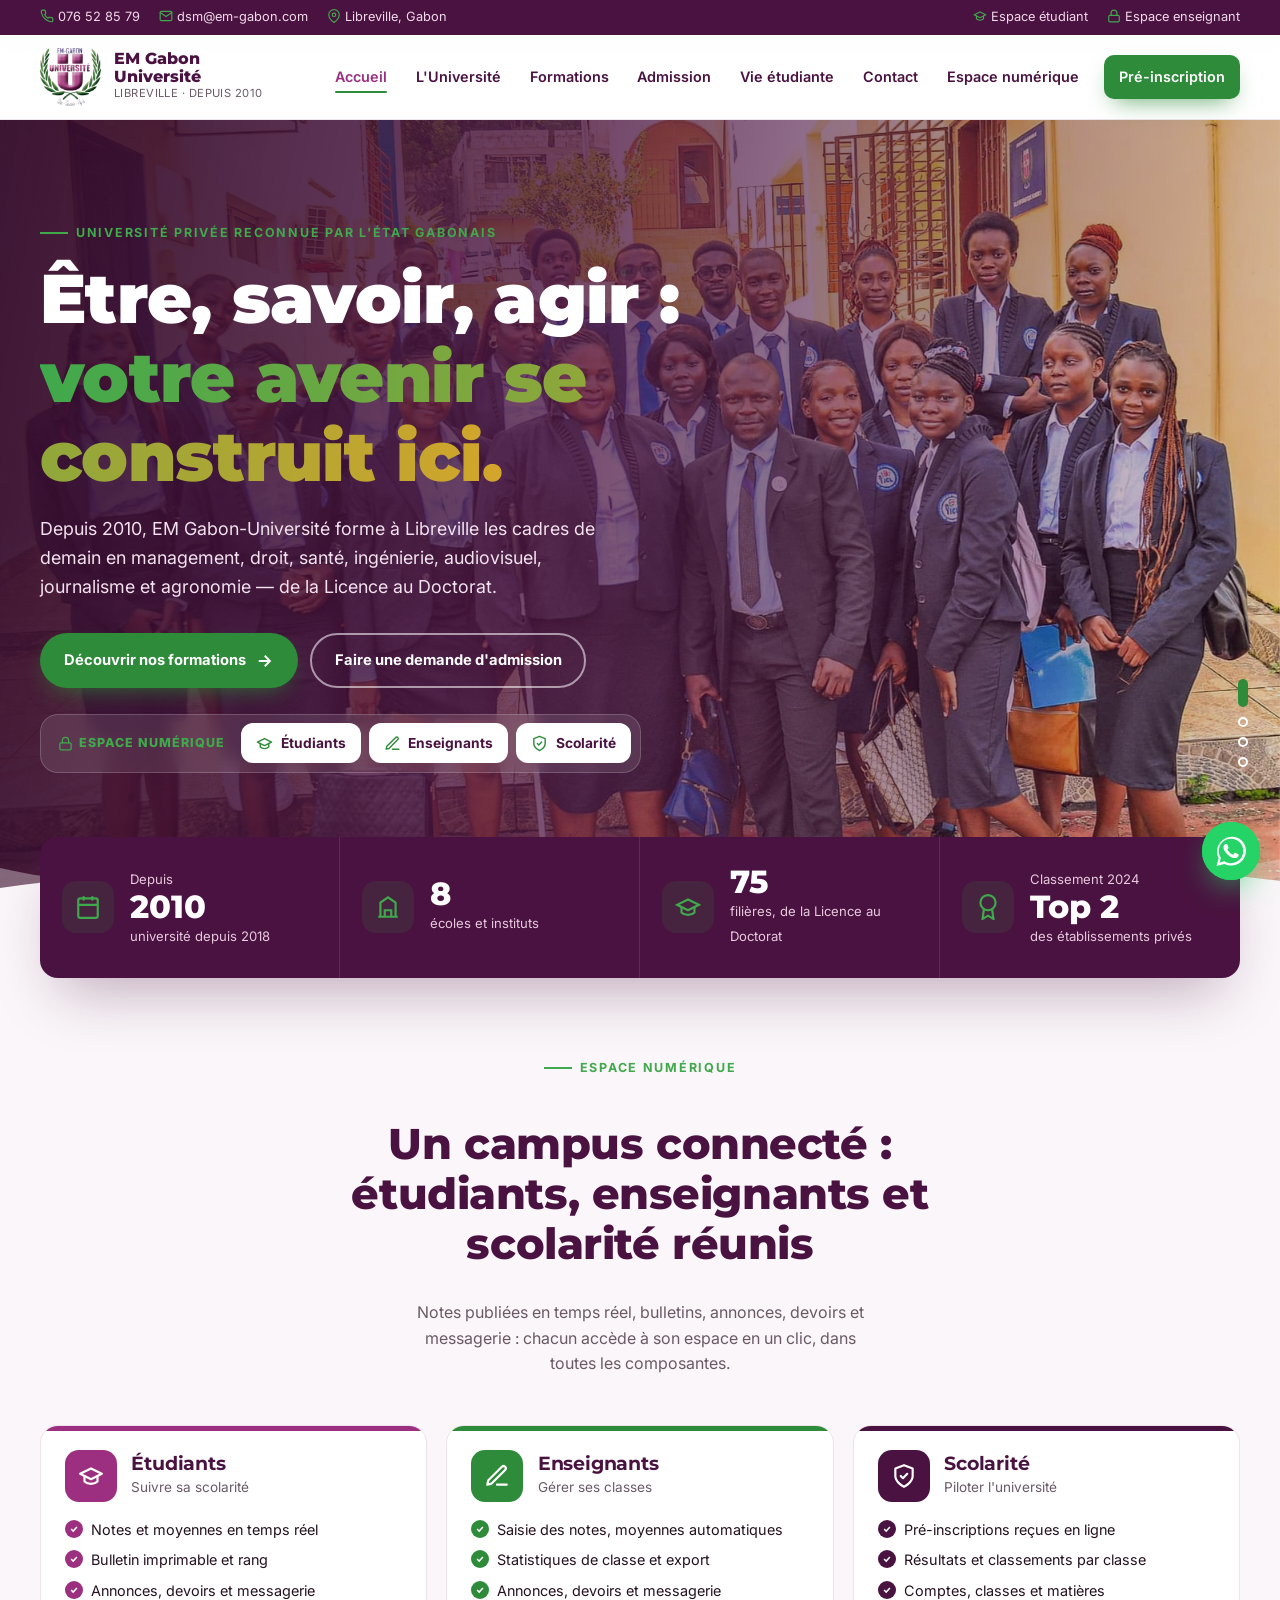
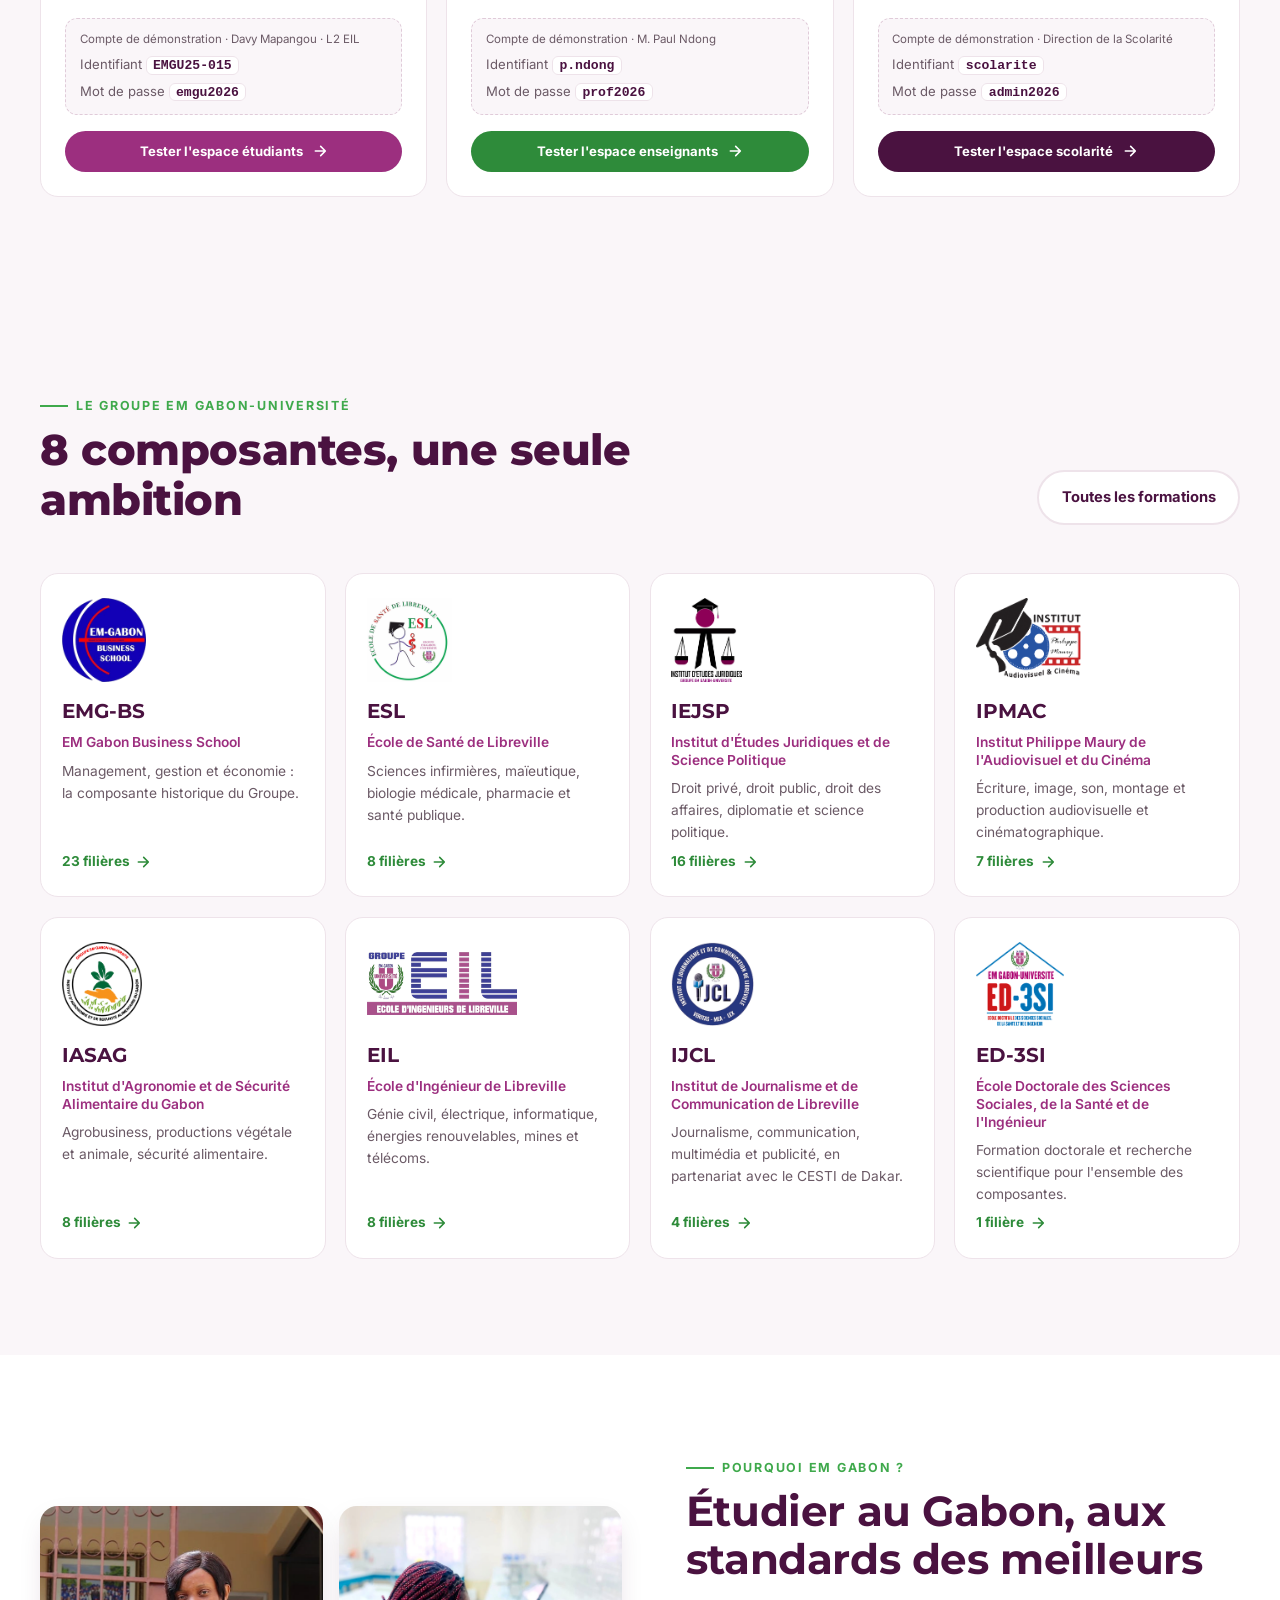
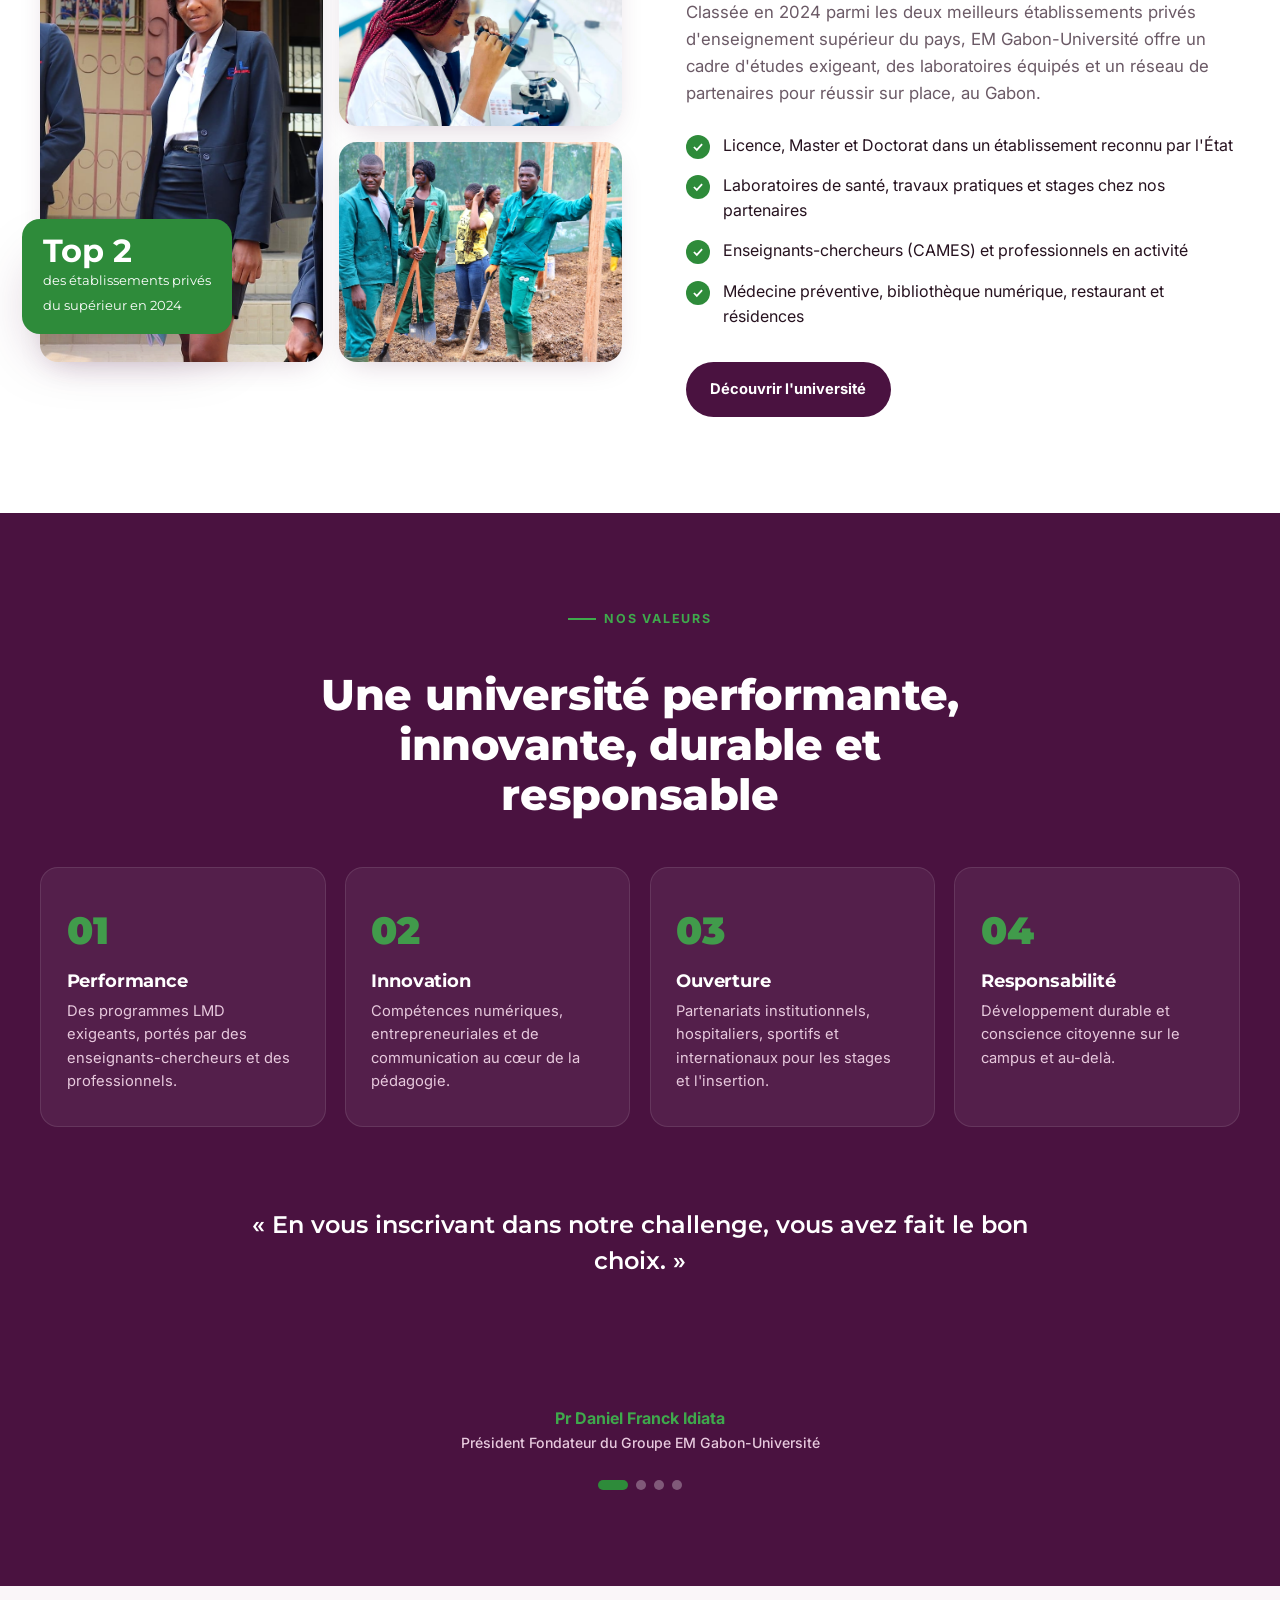
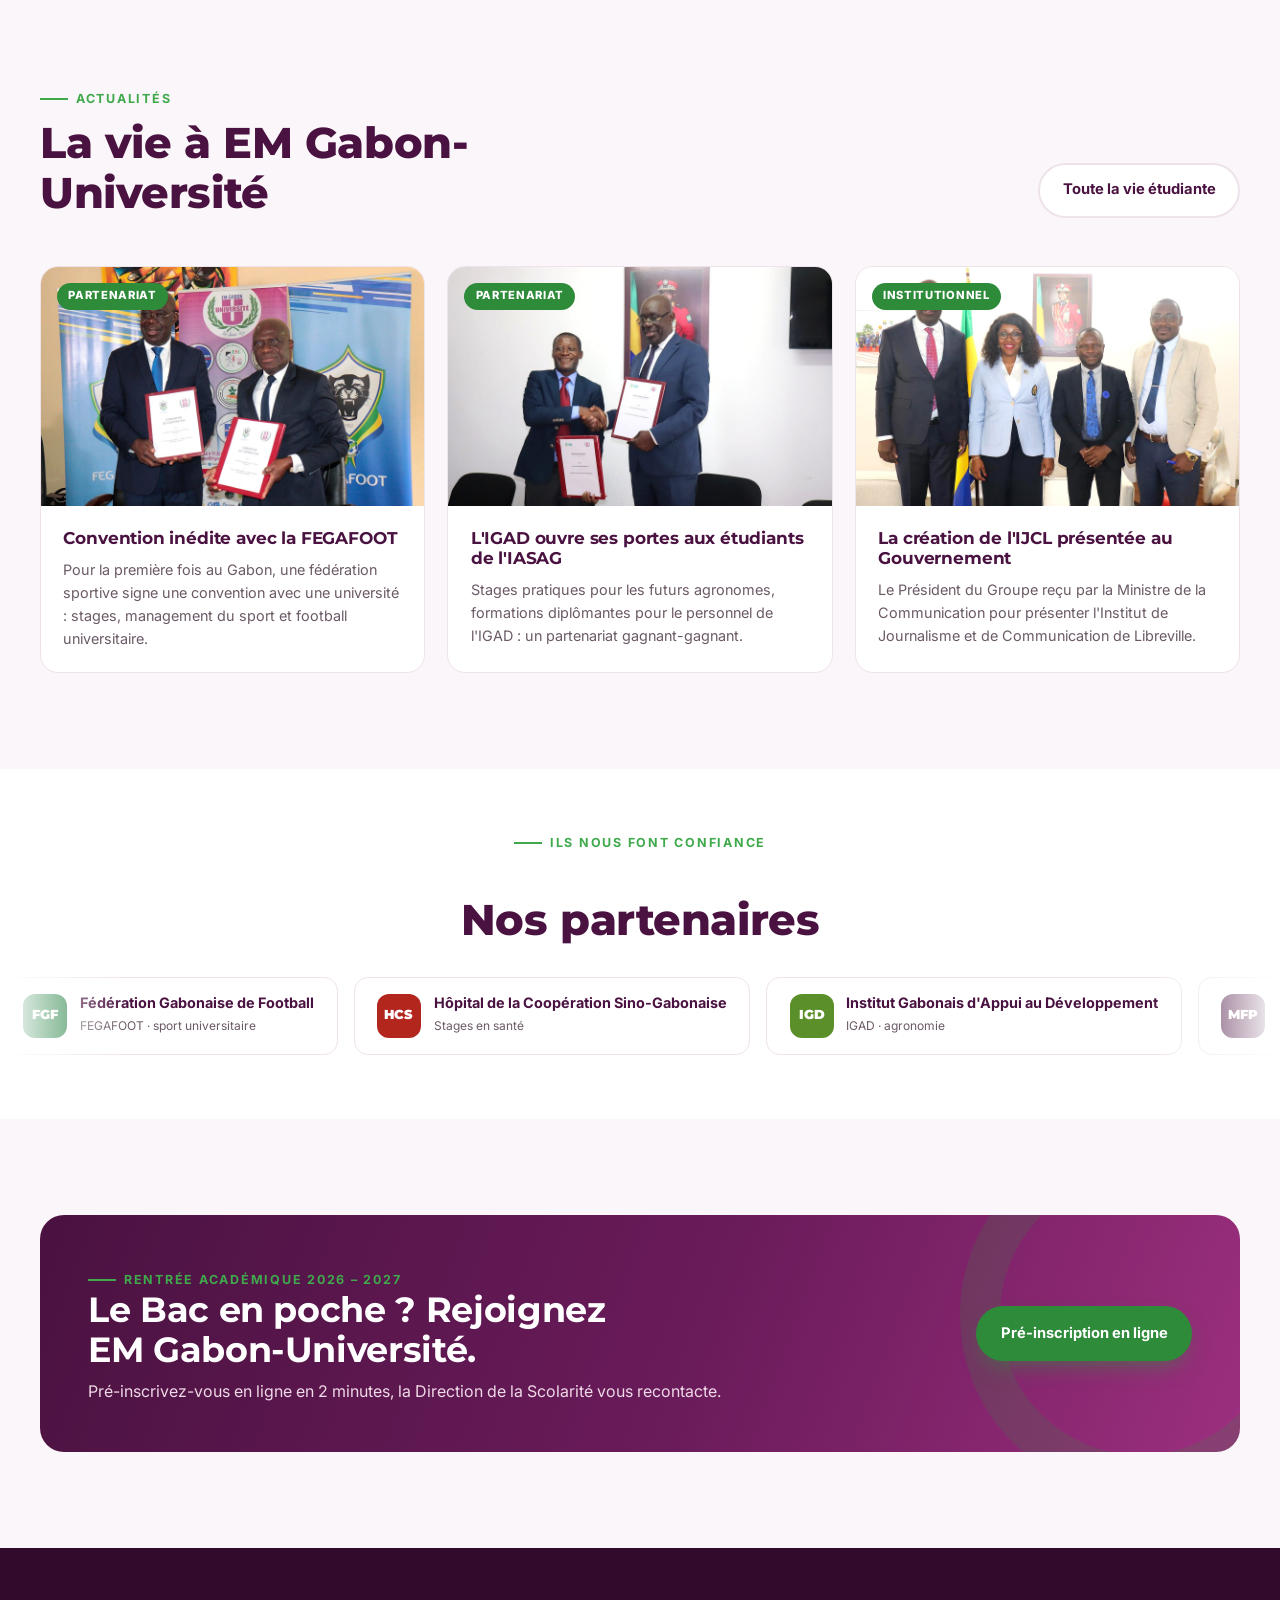
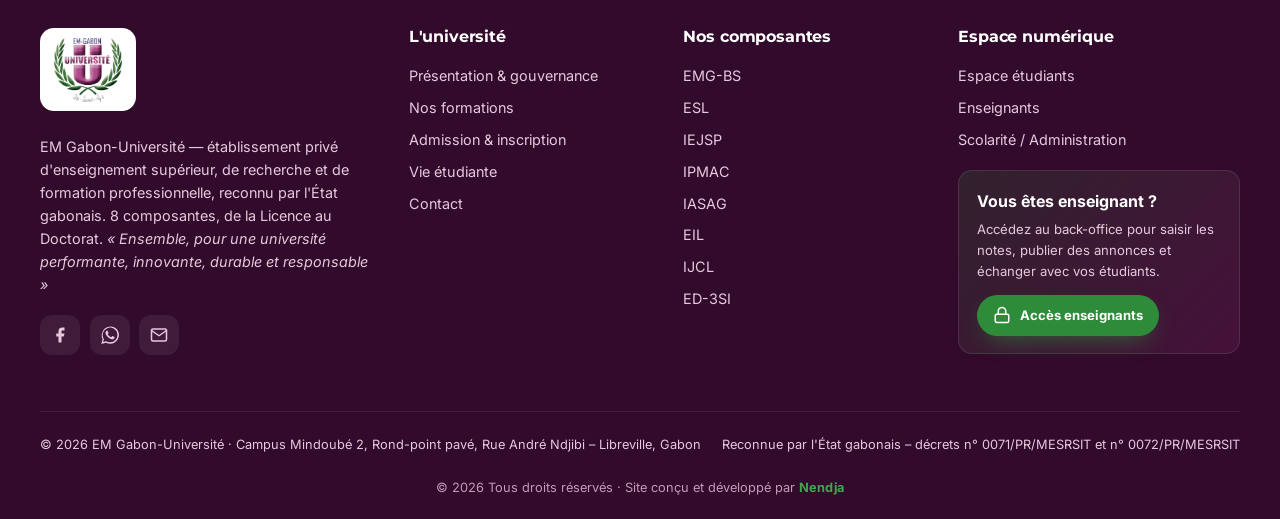
<file: index.html>
<!doctype html>
<html lang="fr">
<head>
<meta charset="utf-8">
<meta name="viewport" content="width=device-width, initial-scale=1">
<meta name="color-scheme" content="only light">
<meta name="theme-color" content="#4a1240">
<title>EM Gabon-Université · Libreville, Gabon</title>
<meta name="description" content="EM Gabon-Université : université privée reconnue par l'État gabonais. 8 composantes et 75 filières de la Licence au Doctorat, au campus de Mindoubé 2 à Libreville.">
<meta property="og:title" content="EM Gabon-Université">
<meta property="og:description" content="Ensemble, pour une université performante, innovante, durable et responsable. Licence, Master, Doctorat à Libreville.">
<meta property="og:image" content="assets/img/campus-mindoube.jpg">
<link rel="icon" href="assets/img/logo-emgu.png">
<link rel="preconnect" href="https://fonts.googleapis.com"><link rel="preconnect" href="https://fonts.gstatic.com" crossorigin>
<link href="https://fonts.googleapis.com/css2?family=Inter:wght@400;500;600;700&family=Montserrat:wght@600;700;800;900&display=swap" rel="stylesheet">
<link rel="stylesheet" href="assets/css/style.css">
</head>
<body data-page="index">
<div id="site-header"></div>

<section class="hero" style="padding:0">
  <div class="hero-slides">
    <figure class="on"><img src="assets/img/etudiants-ijcl.jpg" alt="" style="object-position:center 35%"></figure>
    <figure><img src="assets/img/campus-mindoube.jpg" alt=""></figure>
    <figure><img src="assets/img/labo-sante.jpg" alt="" style="object-position:center 30%"></figure>
    <figure><img src="assets/img/etudiantes-uniforme.jpg" alt="" style="object-position:center 30%"></figure>
  </div>
  <div class="wrap">
    <span class="eyebrow rv">Université privée reconnue par l'État gabonais</span>
    <h1 class="rv d1">Être, savoir, agir : <em>votre avenir se construit ici.</em></h1>
    <p class="lead rv d2">Depuis 2010, EM Gabon-Université forme à Libreville les cadres de demain en management, droit, santé, ingénierie, audiovisuel, journalisme et agronomie — de la Licence au Doctorat.</p>
    <div class="cta rv d3">
      <a class="btn btn-orange" href="formations.html">Découvrir nos formations <svg viewBox="0 0 24 24" fill="none" stroke="currentColor" stroke-width="2.4"><path d="M5 12h14M13 5l7 7-7 7"/></svg></a>
      <a class="btn btn-ghost" href="admission.html#preinscription">Faire une demande d'admission</a>
    </div>
    <div class="quick rv d3" id="quick-access"></div>
  </div>
  <div class="hero-dots"></div>
  <svg class="wave" viewBox="0 0 1440 110" preserveAspectRatio="none" aria-hidden="true">
    <path d="M0 60 C 240 110 480 10 720 50 S 1200 100 1500 40 V110 H0Z" fill="rgba(250,246,249,.35)"/>
    <path d="M0 80 C 300 40 520 110 760 80 S 1180 40 1500 80 V110 H0Z" fill="#faf6f9"/>
  </svg>
</section>

<div class="stats"><div class="wrap"><div class="grid">
  <div class="stat"><div class="ic"><svg viewBox="0 0 24 24" fill="none" stroke="currentColor" stroke-width="2"><rect x="3" y="4" width="18" height="18" rx="2"/><path d="M16 2v4M8 2v4M3 10h18"/></svg></div><div><span>Depuis</span><b>2010</b><span>université depuis 2018</span></div></div>
  <div class="stat"><div class="ic"><svg viewBox="0 0 24 24" fill="none" stroke="currentColor" stroke-width="2"><path d="M3 21h18M5 21V8l7-5 7 5v13M9 21v-6h6v6"/></svg></div><div><b data-count="8">0</b><span>écoles et instituts</span></div></div>
  <div class="stat"><div class="ic"><svg viewBox="0 0 24 24" fill="none" stroke="currentColor" stroke-width="2"><path d="M22 10L12 5 2 10l10 5 10-5z"/><path d="M6 12v5c3 3 9 3 12 0v-5"/></svg></div><div><b data-count="75">0</b><span>filières, de la Licence au Doctorat</span></div></div>
  <div class="stat"><div class="ic"><svg viewBox="0 0 24 24" fill="none" stroke="currentColor" stroke-width="2"><circle cx="12" cy="8" r="7"/><path d="M8.2 13.9L7 23l5-3 5 3-1.2-9.1"/></svg></div><div><span>Classement 2024</span><b>Top 2</b><span>des établissements privés</span></div></div>
</div></div></div>

<section class="espace-sec" id="espace-numerique">
  <div class="wrap">
    <div class="center"><div class="sec-head"><span class="eyebrow rv">Espace numérique</span><h2 class="rv d1">Un campus connecté : étudiants, enseignants et scolarité réunis</h2><p class="rv d2">Notes publiées en temps réel, bulletins, annonces, devoirs et messagerie : chacun accède à son espace en un clic, dans toutes les composantes.</p></div></div>
    <div class="access" id="access-cards"></div>
  </div>
</section>

<section>
  <div class="wrap">
    <div class="sec-head">
      <div><span class="eyebrow rv">Le Groupe EM Gabon-Université</span><h2 class="rv d1">8 composantes, une seule ambition</h2></div>
      <a class="btn btn-line rv" href="formations.html">Toutes les formations</a>
    </div>
    <div class="comps" id="composantes"></div>
    <p class="swipe-hint">Faites glisser pour voir plus →</p>
  </div>
</section>

<section class="bg-white">
  <div class="wrap split">
    <div class="mosaic rv">
      <img src="assets/img/etudiantes-eil.jpg" alt="Étudiantes de l'École d'Ingénieur de Libreville" loading="lazy" style="object-position:center 25%">
      <img src="assets/img/labo-microscope.jpg" alt="Étudiante au microscope" loading="lazy" style="object-position:center 30%">
      <img src="assets/img/tp-agronomie.jpg" alt="Travaux pratiques d'agronomie" loading="lazy">
      <div class="badge"><b>Top 2</b><span>des établissements privés<br>du supérieur en 2024</span></div>
    </div>
    <div>
      <span class="eyebrow rv">Pourquoi EM Gabon ?</span>
      <h2 class="rv d1" style="font-size:clamp(1.8rem,3.4vw,2.6rem);color:var(--navy);margin:.6rem 0 1rem">Étudier au Gabon, aux standards des meilleurs</h2>
      <p class="lead-p rv d2">Classée en 2024 parmi les deux meilleurs établissements privés d'enseignement supérieur du pays, EM Gabon-Université offre un cadre d'études exigeant, des laboratoires équipés et un réseau de partenaires pour réussir sur place, au Gabon.</p>
      <ul class="checks rv d2">
        <li>Licence, Master et Doctorat dans un établissement reconnu par l'État</li>
        <li>Laboratoires de santé, travaux pratiques et stages chez nos partenaires</li>
        <li>Enseignants-chercheurs (CAMES) et professionnels en activité</li>
        <li>Médecine préventive, bibliothèque numérique, restaurant et résidences</li>
      </ul>
      <a class="btn btn-navy rv d3" href="ecole.html">Découvrir l'université</a>
    </div>
  </div>
</section>

<section class="bg-navy">
  <div class="wrap">
    <div class="center"><div class="sec-head"><span class="eyebrow">Nos valeurs</span><h2>Une université performante, innovante, durable et responsable</h2></div></div>
    <div class="pillars">
      <div class="pillar rv"><div class="num">01</div><h3>Performance</h3><p>Des programmes LMD exigeants, portés par des enseignants-chercheurs et des professionnels.</p></div>
      <div class="pillar rv d1"><div class="num">02</div><h3>Innovation</h3><p>Compétences numériques, entrepreneuriales et de communication au cœur de la pédagogie.</p></div>
      <div class="pillar rv d2"><div class="num">03</div><h3>Ouverture</h3><p>Partenariats institutionnels, hospitaliers, sportifs et internationaux pour les stages et l'insertion.</p></div>
      <div class="pillar rv d3"><div class="num">04</div><h3>Responsabilité</h3><p>Développement durable et conscience citoyenne sur le campus et au-delà.</p></div>
    </div>
    <div class="testi" id="quotes" style="margin-top:5rem"><blockquote></blockquote><cite></cite><div class="dots"></div></div>
  </div>
</section>

<section>
  <div class="wrap">
    <div class="sec-head">
      <div><span class="eyebrow rv">Actualités</span><h2 class="rv d1">La vie à EM Gabon-Université</h2></div>
      <a class="btn btn-line rv" href="vie-etudiante.html">Toute la vie étudiante</a>
    </div>
    <div class="news swipe" id="news" data-limit="3"></div>
    <p class="swipe-hint">Faites glisser pour voir plus →</p>
  </div>
</section>

<section class="bg-white" style="padding:4rem 0">
  <div class="wrap"><div class="center"><div class="sec-head" style="margin-bottom:2rem"><span class="eyebrow">Ils nous font confiance</span><h2>Nos partenaires</h2></div></div></div>
  <div class="marquee"><div class="track" id="partners"></div></div>
</section>

<section>
  <div class="wrap">
    <div class="band rv">
      <div><span class="eyebrow">Rentrée académique 2026 – 2027</span><h2>Le Bac en poche ? Rejoignez EM Gabon-Université.</h2><p>Pré-inscrivez-vous en ligne en 2 minutes, la Direction de la Scolarité vous recontacte.</p></div>
      <a class="btn btn-orange" href="admission.html#preinscription">Pré-inscription en ligne</a>
    </div>
  </div>
</section>

<div id="site-footer"></div>
<script src="assets/js/data.js"></script>
<script src="assets/js/config.js"></script>
<script src="assets/js/store.js"></script>
<script src="assets/js/main.js"></script>
</body>
</html>
</file>
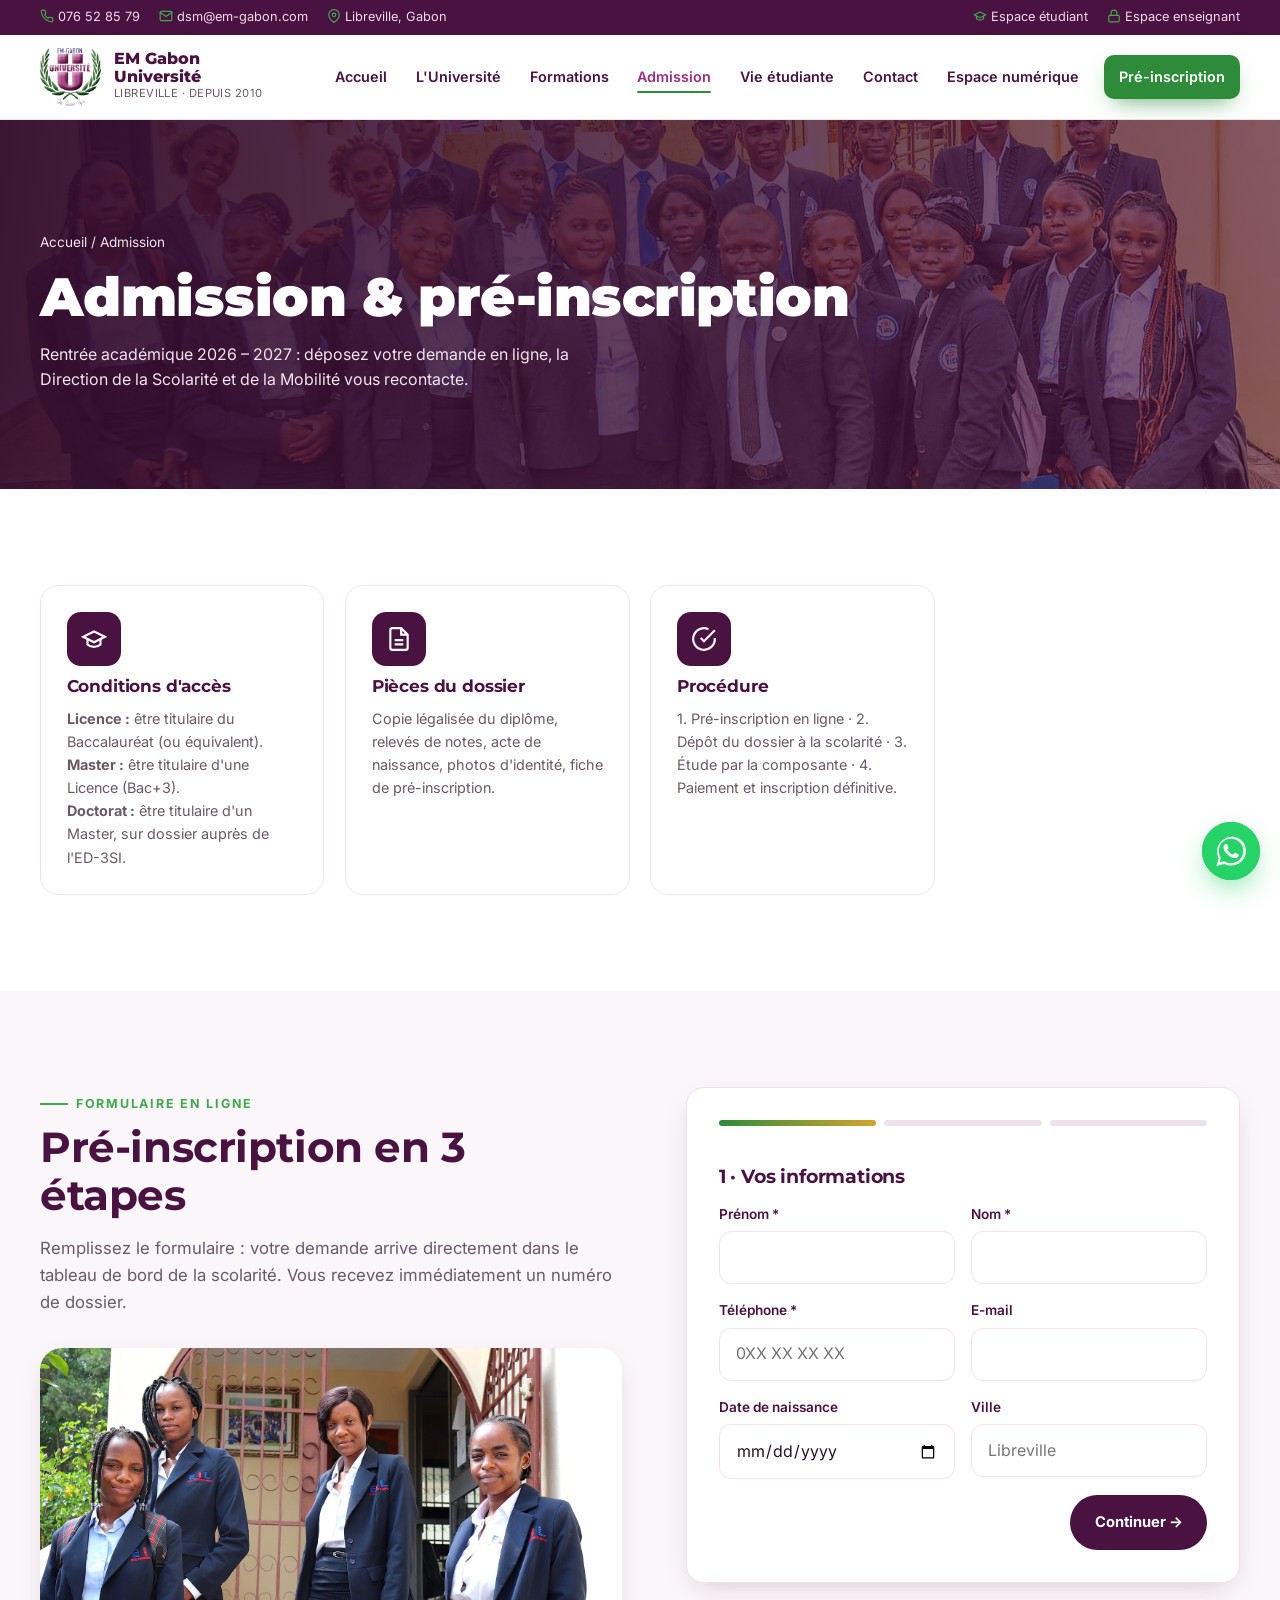
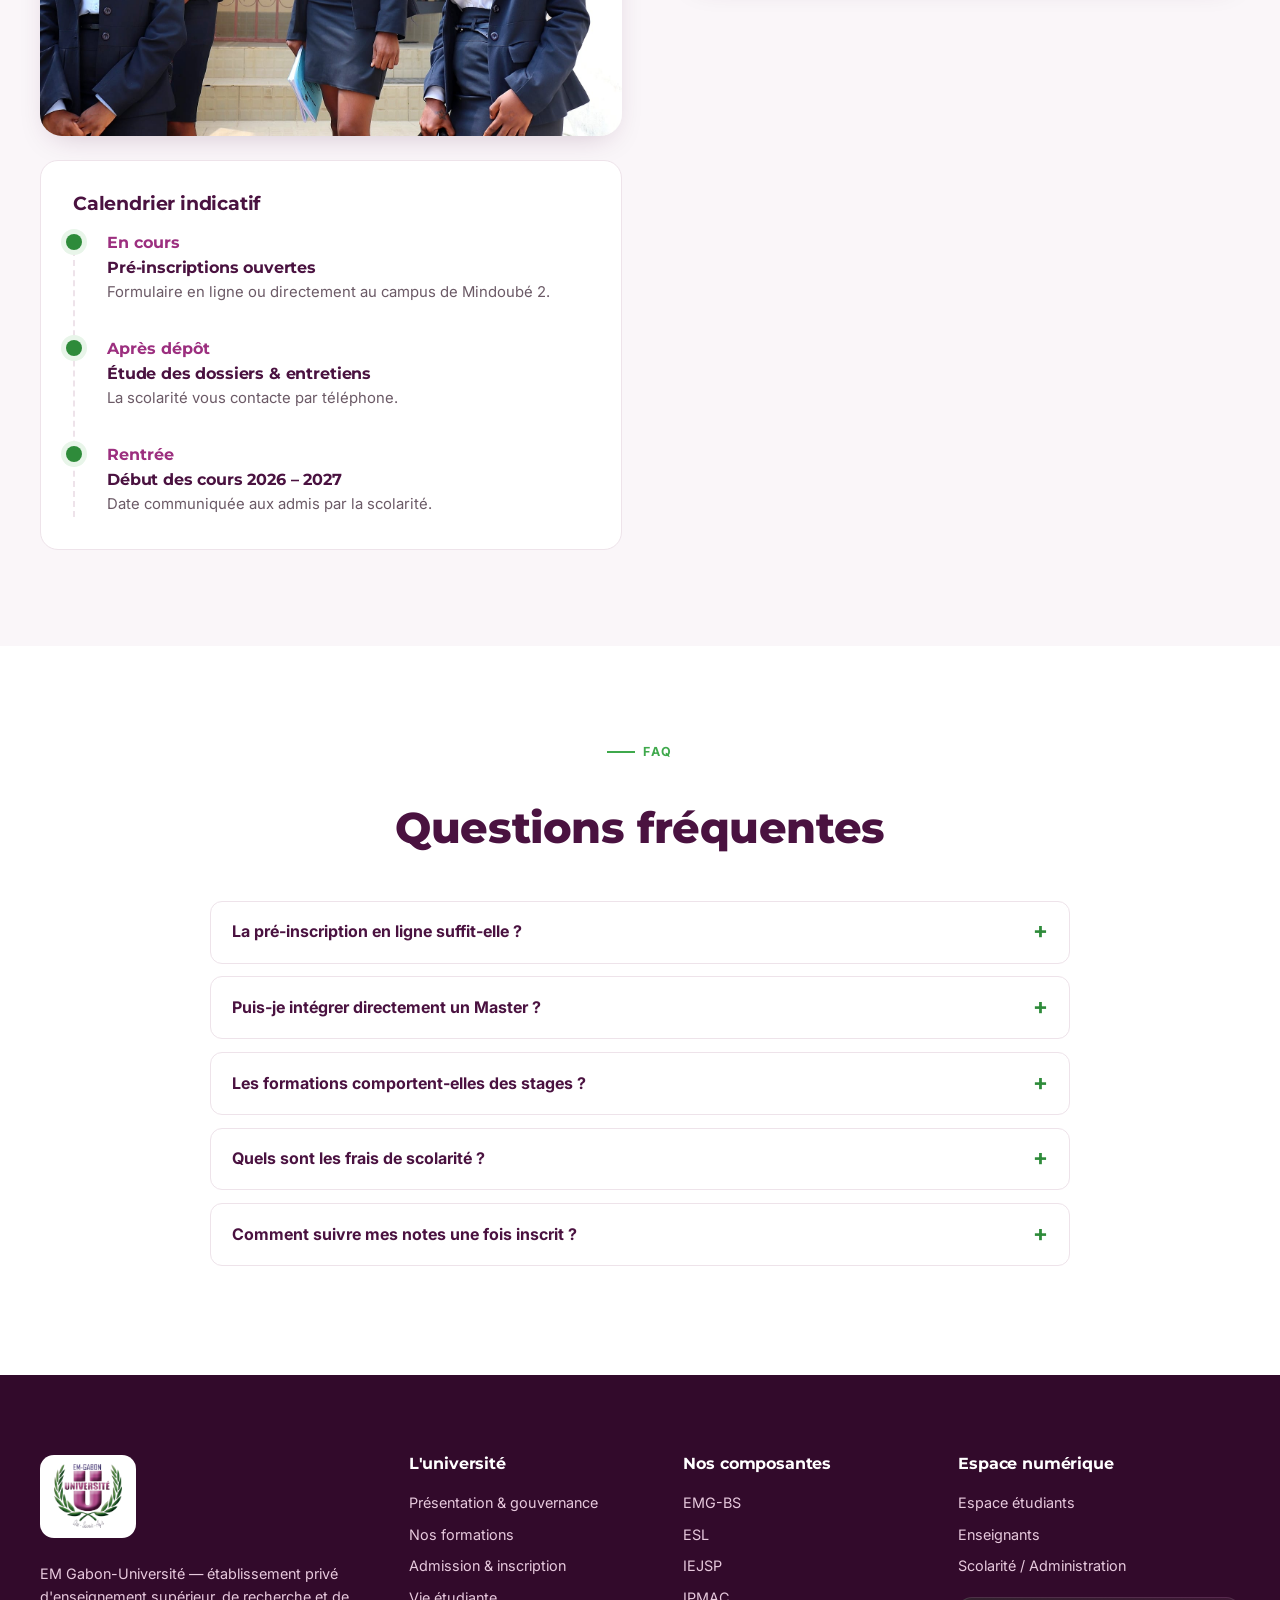
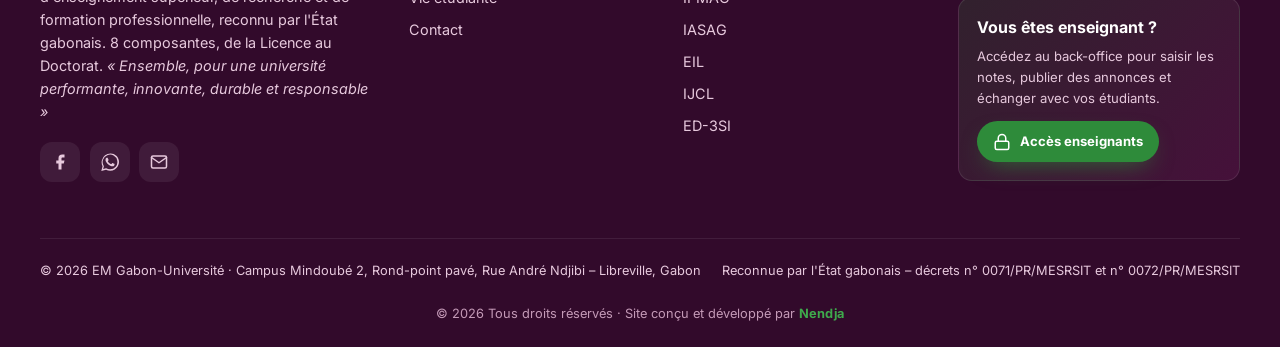
<file: admission.html>
<!doctype html>
<html lang="fr">
<head>
<meta charset="utf-8">
<meta name="viewport" content="width=device-width, initial-scale=1">
<meta name="color-scheme" content="only light">
<meta name="theme-color" content="#4a1240">
<title>Admission – EM Gabon-Université</title>
<meta name="description" content="Conditions d'admission, dossier et pré-inscription en ligne à EM Gabon-Université.">
<link rel="icon" href="assets/img/logo-emgu.png">
<link rel="preconnect" href="https://fonts.googleapis.com"><link rel="preconnect" href="https://fonts.gstatic.com" crossorigin>
<link href="https://fonts.googleapis.com/css2?family=Inter:wght@400;500;600;700&family=Montserrat:wght@600;700;800;900&display=swap" rel="stylesheet">
<link rel="stylesheet" href="assets/css/style.css">
</head>
<body data-page="admission">
<div id="site-header"></div>

<header class="page-hero">
  <img class="bg" src="assets/img/etudiants-ijcl.jpg" alt="" style="object-position:center 35%">
  <div class="wrap">
    <p class="crumbs"><a href="index.html">Accueil</a> / Admission</p>
    <h1>Admission & pré-inscription</h1>
    <p>Rentrée académique 2026 – 2027 : déposez votre demande en ligne, la Direction de la Scolarité et de la Mobilité vous recontacte.</p>
  </div>
</header>

<section class="bg-white">
  <div class="wrap">
    <div class="cards">
      <div class="fcard rv"><div class="ic"><svg viewBox="0 0 24 24" fill="none" stroke="currentColor" stroke-width="2"><path d="M22 10L12 5 2 10l10 5 10-5z"/><path d="M6 12v5c3 3 9 3 12 0v-5"/></svg></div><h3>Conditions d'accès</h3><p><b>Licence :</b> être titulaire du Baccalauréat (ou équivalent).<br><b>Master :</b> être titulaire d'une Licence (Bac+3).<br><b>Doctorat :</b> être titulaire d'un Master, sur dossier auprès de l'ED-3SI.</p></div>
      <div class="fcard rv d1"><div class="ic"><svg viewBox="0 0 24 24" fill="none" stroke="currentColor" stroke-width="2"><path d="M14 2H6a2 2 0 00-2 2v16a2 2 0 002 2h12a2 2 0 002-2V8z"/><path d="M14 2v6h6M16 13H8M16 17H8"/></svg></div><h3>Pièces du dossier</h3><p>Copie légalisée du diplôme, relevés de notes, acte de naissance, photos d'identité, fiche de pré-inscription.</p></div>
      <div class="fcard rv d2"><div class="ic"><svg viewBox="0 0 24 24" fill="none" stroke="currentColor" stroke-width="2"><path d="M22 11.1V12a10 10 0 11-5.9-9.1"/><path d="M22 4L12 14l-3-3"/></svg></div><h3>Procédure</h3><p>1. Pré-inscription en ligne · 2. Dépôt du dossier à la scolarité · 3. Étude par la composante · 4. Paiement et inscription définitive.</p></div>
    </div>
  </div>
</section>

<section id="preinscription">
  <div class="wrap split" style="align-items:start">
    <div>
      <span class="eyebrow rv">Formulaire en ligne</span>
      <h2 class="rv d1" style="font-size:clamp(1.8rem,3.4vw,2.6rem);color:var(--navy);margin:.6rem 0 1rem">Pré-inscription en 3 étapes</h2>
      <p class="lead-p rv d2">Remplissez le formulaire : votre demande arrive directement dans le tableau de bord de la scolarité. Vous recevez immédiatement un numéro de dossier.</p>
      <img class="rv" src="assets/img/etudiantes-eil.jpg" alt="Étudiantes d'EM Gabon-Université" style="border-radius:22px;margin-top:2rem;box-shadow:var(--shadow);width:100%" loading="lazy">
      <div id="calendrier" class="panel rv" style="margin-top:1.5rem;box-shadow:none">
        <h3 style="color:var(--navy);margin-bottom:1rem">Calendrier indicatif</h3>
        <div class="timeline">
          <div class="tl"><b>En cours</b><h4>Pré-inscriptions ouvertes</h4><p>Formulaire en ligne ou directement au campus de Mindoubé 2.</p></div>
          <div class="tl"><b>Après dépôt</b><h4>Étude des dossiers & entretiens</h4><p>La scolarité vous contacte par téléphone.</p></div>
          <div class="tl"><b>Rentrée</b><h4>Début des cours 2026 – 2027</h4><p>Date communiquée aux admis par la scolarité.</p></div>
        </div>
      </div>
    </div>
    <form class="panel form rv" id="admission-form" novalidate>
      <div class="steps"><span></span><span></span><span></span></div>
      <div class="fstep">
        <h3 style="color:var(--navy)">1 · Vos informations</h3>
        <div class="row"><div class="field"><label for="prenom">Prénom *</label><input id="prenom" name="prenom" required autocomplete="given-name"></div><div class="field"><label for="nom">Nom *</label><input id="nom" name="nom" required autocomplete="family-name"></div></div>
        <div class="row"><div class="field"><label for="tel">Téléphone *</label><input id="tel" name="tel" type="tel" required placeholder="0XX XX XX XX" autocomplete="tel"></div><div class="field"><label for="email">E-mail</label><input id="email" name="email" type="email" autocomplete="email"></div></div>
        <div class="row"><div class="field"><label for="naissance">Date de naissance</label><input id="naissance" name="naissance" type="date"></div><div class="field"><label for="ville">Ville</label><input id="ville" name="ville" placeholder="Libreville"></div></div>
        <button type="button" class="btn btn-navy" data-next style="justify-self:end">Continuer →</button>
      </div>
      <div class="fstep">
        <h3 style="color:var(--navy)">2 · Votre projet</h3>
        <div class="field"><label for="formation">Formation souhaitée *</label><select id="formation" name="formation" required></select></div>
        <div class="row"><div class="field"><label for="niveau">Dernier diplôme obtenu *</label><select id="niveau" name="niveau" required><option value="">— Choisir —</option><option>Baccalauréat</option><option>BTS / DUT</option><option>Licence</option><option>Master</option><option>Autre</option></select></div><div class="field"><label for="serie">Série / spécialité</label><input id="serie" name="serie" placeholder="ex. C, D, B, G…"></div></div>
        <div style="display:flex;justify-content:space-between;gap:.6rem"><button type="button" class="btn btn-line" data-prev>← Retour</button><button type="button" class="btn btn-navy" data-next>Continuer →</button></div>
      </div>
      <div class="fstep">
        <h3 style="color:var(--navy)">3 · Motivation</h3>
        <div class="field"><label for="motivation">Pourquoi souhaitez-vous rejoindre EM Gabon-Université ?</label><textarea id="motivation" name="motivation" placeholder="Quelques lignes sur votre projet professionnel…"></textarea></div>
        <div class="field"><label for="source">Comment avez-vous connu EM Gabon ?</label><select id="source" name="source"><option>Facebook</option><option>Bouche-à-oreille</option><option>Salon / forum</option><option>Affiche</option><option>Autre</option></select></div>
        <label style="display:flex;gap:.6rem;font-size:.86rem;color:var(--muted)"><input type="checkbox" required> J'accepte d'être recontacté(e) par EM Gabon-Université au sujet de ma demande.</label>
        <div style="display:flex;justify-content:space-between;gap:.6rem"><button type="button" class="btn btn-line" data-prev>← Retour</button><button class="btn btn-orange" type="submit">Envoyer ma pré-inscription</button></div>
      </div>
    </form>
  </div>
</section>

<section class="bg-white">
  <div class="wrap" style="max-width:860px">
    <div class="center"><div class="sec-head"><span class="eyebrow">FAQ</span><h2>Questions fréquentes</h2></div></div>
    <div class="faq">
      <details><summary>La pré-inscription en ligne suffit-elle ?</summary><p>Non, elle permet d'ouvrir votre dossier. L'inscription devient définitive après dépôt des pièces et validation par la Direction de la Scolarité et de la Mobilité. Les étudiants peuvent aussi utiliser <a href="https://emgu.duaux.com/inscription/#/" target="_blank" rel="noopener" style="color:var(--blue);font-weight:600">la plateforme d'inscription actuelle</a>.</p></details>
      <details><summary>Puis-je intégrer directement un Master ?</summary><p>Oui, si vous êtes titulaire d'une Licence (Bac+3) dans un domaine compatible. Votre dossier sera étudié par l'équipe pédagogique.</p></details>
      <details><summary>Les formations comportent-elles des stages ?</summary><p>Oui. Nos conventions avec l'Hôpital Sino-Gabonais, l'IGAD, l'IRAF, la FEGAFOOT et d'autres partenaires permettent d'accueillir nos étudiants en stage.</p></details>
      <details><summary>Quels sont les frais de scolarité ?</summary><p>Les frais dépendent de la formation et du niveau. Contactez la Direction de la Scolarité (076 52 85 79 · dsm@em-gabon.com) pour recevoir la grille tarifaire à jour.</p></details>
      <details><summary>Comment suivre mes notes une fois inscrit ?</summary><p>Chaque étudiant reçoit un identifiant pour l'Espace numérique : notes, moyennes, bulletin, annonces et messagerie avec les enseignants.</p></details>
    </div>
  </div>
</section>

<div id="site-footer"></div>
<script src="assets/js/data.js"></script>
<script src="assets/js/config.js"></script>
<script src="assets/js/store.js"></script>
<script src="assets/js/main.js"></script>
</body>
</html>
</file>
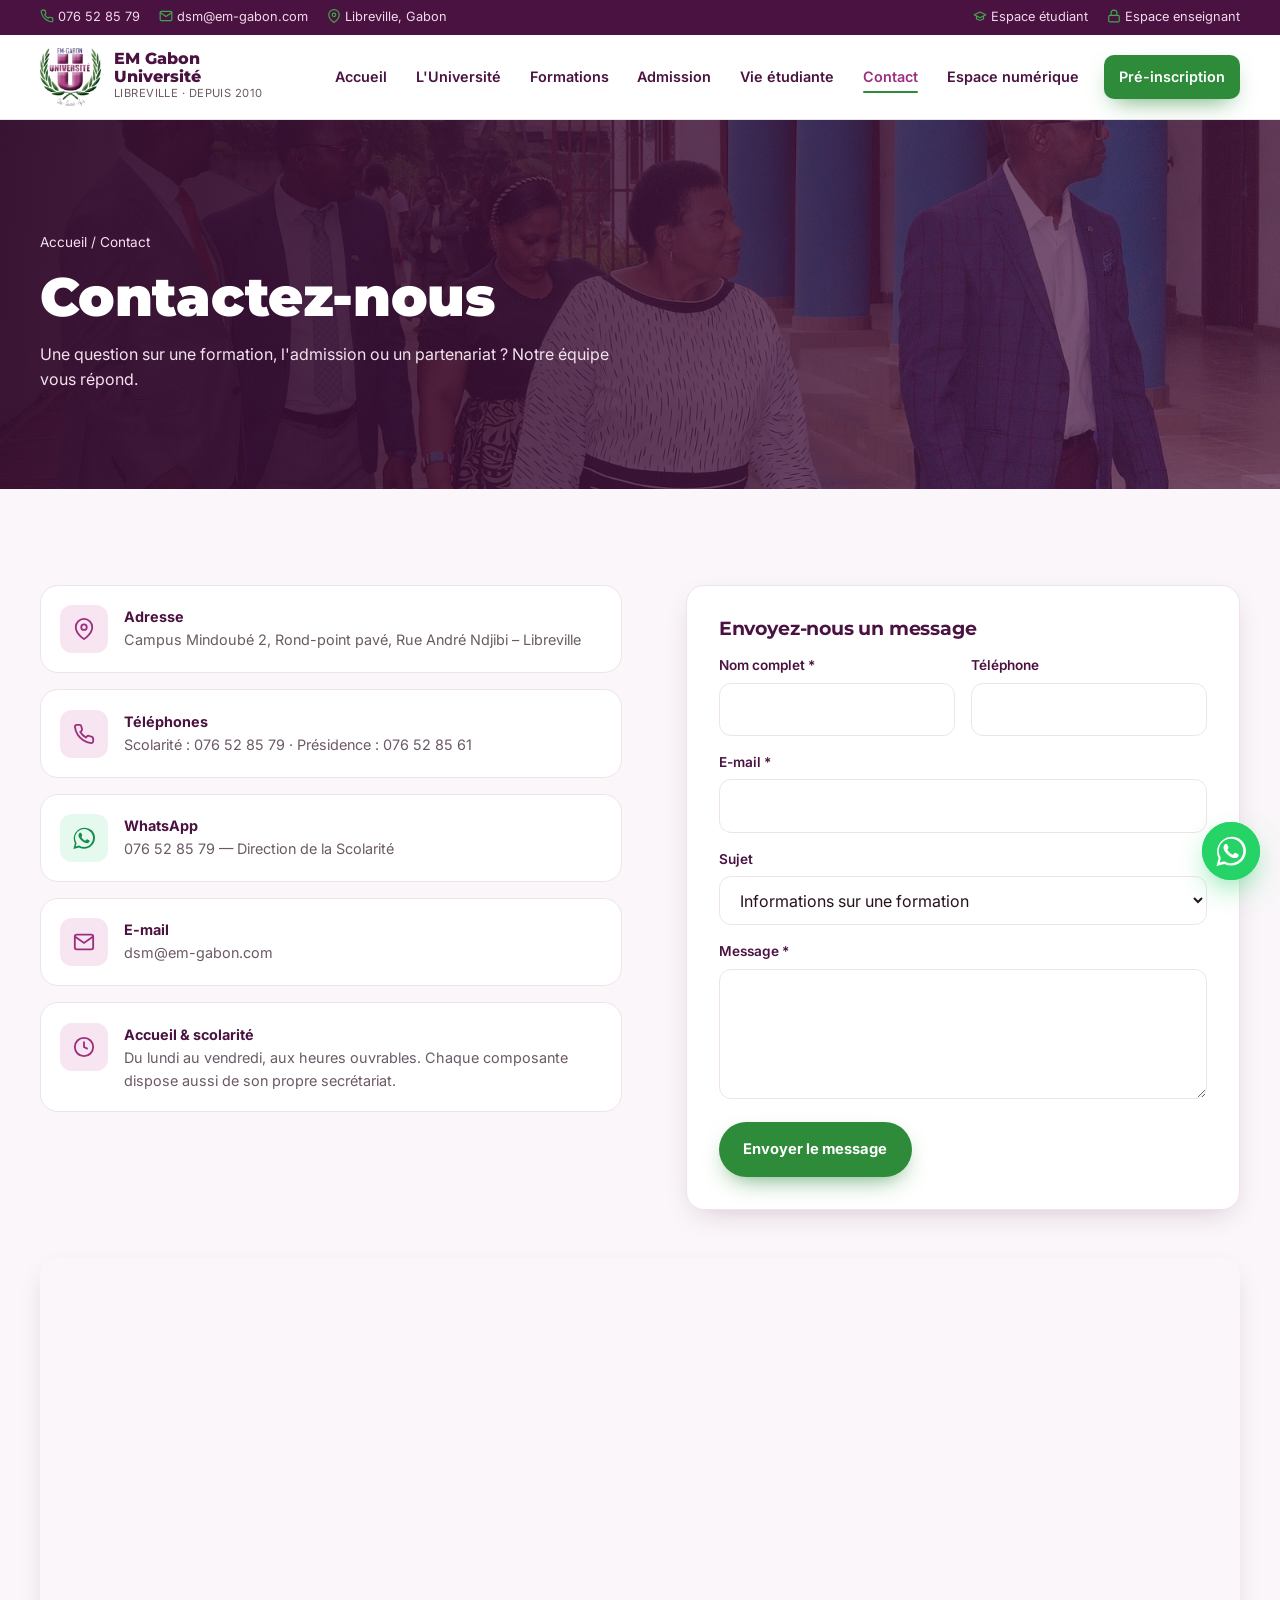
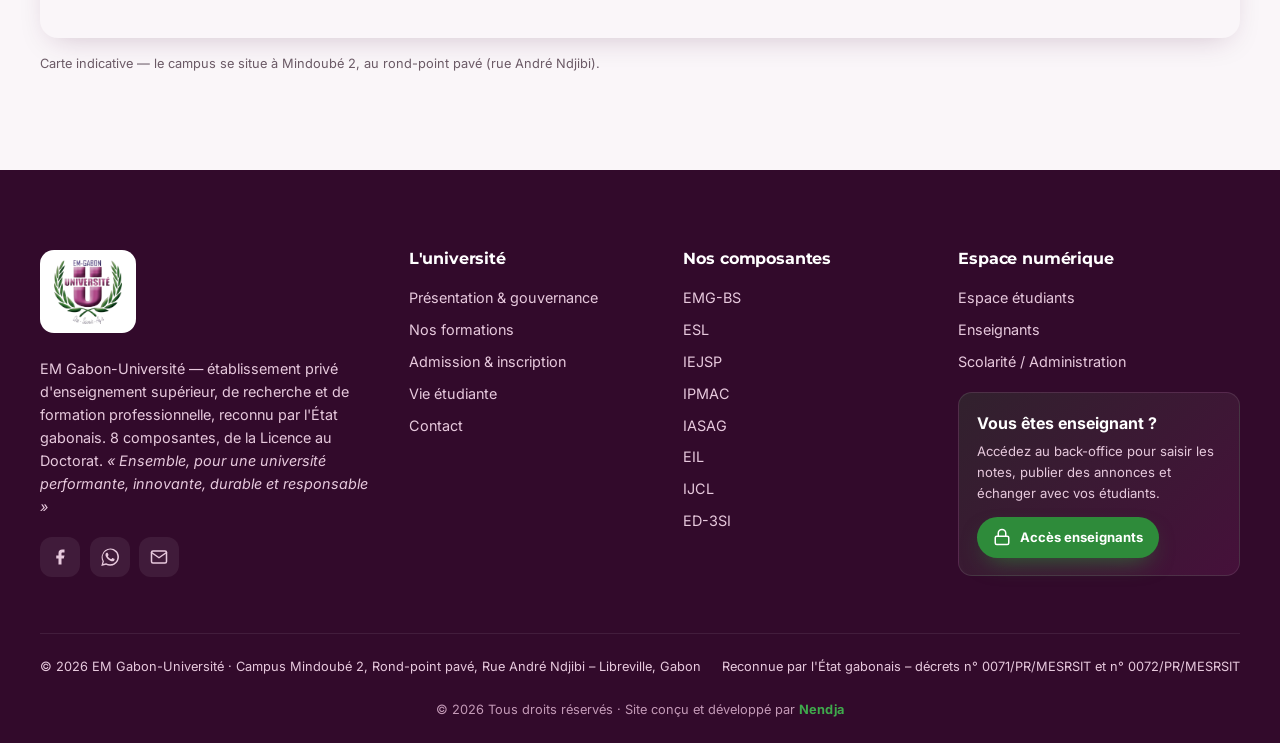
<file: contact.html>
<!doctype html>
<html lang="fr">
<head>
<meta charset="utf-8">
<meta name="viewport" content="width=device-width, initial-scale=1">
<meta name="color-scheme" content="only light">
<meta name="theme-color" content="#4a1240">
<title>Contact – EM Gabon-Université</title>
<meta name="description" content="Contactez EM Gabon-Université à Libreville : téléphone, WhatsApp, e-mail et adresse du campus de Mindoubé 2.">
<link rel="icon" href="assets/img/logo-emgu.png">
<link rel="preconnect" href="https://fonts.googleapis.com"><link rel="preconnect" href="https://fonts.gstatic.com" crossorigin>
<link href="https://fonts.googleapis.com/css2?family=Inter:wght@400;500;600;700&family=Montserrat:wght@600;700;800;900&display=swap" rel="stylesheet">
<link rel="stylesheet" href="assets/css/style.css">
</head>
<body data-page="contact">
<div id="site-header"></div>

<header class="page-hero">
  <img class="bg" src="assets/img/visite-campus.jpg" alt="">
  <div class="wrap">
    <p class="crumbs"><a href="index.html">Accueil</a> / Contact</p>
    <h1>Contactez-nous</h1>
    <p>Une question sur une formation, l'admission ou un partenariat ? Notre équipe vous répond.</p>
  </div>
</header>

<section>
  <div class="wrap split" style="align-items:start">
    <div class="cinfo">
      <a class="citem rv" href="https://www.google.com/maps/search/?api=1&query=EM+Gabon+Universit%C3%A9+Mindoub%C3%A9+Libreville" target="_blank" rel="noopener"><span class="ic"><svg viewBox="0 0 24 24" fill="none" stroke="currentColor" stroke-width="2"><path d="M21 10c0 7-9 13-9 13s-9-6-9-13a9 9 0 0118 0z"/><circle cx="12" cy="10" r="3"/></svg></span><span><b>Adresse</b><span>Campus Mindoubé 2, Rond-point pavé, Rue André Ndjibi – Libreville</span></span></a>
      <div class="citem rv d1"><span class="ic"><svg viewBox="0 0 24 24" fill="none" stroke="currentColor" stroke-width="2"><path d="M22 16.9v3a2 2 0 01-2.2 2 19.8 19.8 0 01-8.6-3.1 19.5 19.5 0 01-6-6A19.8 19.8 0 012.1 4.2 2 2 0 014.1 2h3a2 2 0 012 1.7c.1.9.4 1.8.7 2.7a2 2 0 01-.5 2.1L8 9.8a16 16 0 006 6l1.3-1.3a2 2 0 012.1-.4c.9.3 1.8.6 2.7.7a2 2 0 011.7 2z"/></svg></span><span><b>Téléphones</b><span>Scolarité : <a href="tel:+24176528579">076 52 85 79</a> · Présidence : <a href="tel:+24176528561">076 52 85 61</a></span></span></div>
      <a class="citem rv d1" href="https://wa.me/24176528579" target="_blank" rel="noopener"><span class="ic" style="background:#e6f9ee;color:#128c4a"><svg viewBox="0 0 24 24" fill="currentColor"><path d="M17.5 14.4c-.3-.1-1.8-.9-2-1-.3-.1-.5-.1-.7.1-.2.3-.8 1-.9 1.2-.2.2-.3.2-.6.1-.3-.1-1.3-.5-2.4-1.5-.9-.8-1.5-1.8-1.7-2.1-.2-.3 0-.5.1-.6l.4-.5c.2-.2.2-.3.3-.5.1-.2 0-.4 0-.5l-.9-2.2c-.2-.6-.5-.5-.7-.5h-.6c-.2 0-.5.1-.8.4-.3.3-1 1-1 2.5s1.1 2.9 1.2 3.1c.1.2 2.1 3.2 5.1 4.5.7.3 1.3.5 1.7.6.7.2 1.4.2 1.9.1.6-.1 1.8-.7 2-1.4.2-.7.2-1.3.2-1.4-.1-.2-.3-.3-.6-.4zM12 21.8c-1.8 0-3.5-.5-5-1.4l-.4-.2-3.7 1 1-3.6-.2-.4A9.8 9.8 0 1112 21.8zm8.4-18.2A11.8 11.8 0 002.1 17.8L.4 24l6.3-1.7A11.8 11.8 0 0024 12c0-3.2-1.2-6.1-3.5-8.4z"/></svg></span><span><b>WhatsApp</b><span>076 52 85 79 — Direction de la Scolarité</span></span></a>
      <a class="citem rv d2" href="mailto:dsm@em-gabon.com"><span class="ic"><svg viewBox="0 0 24 24" fill="none" stroke="currentColor" stroke-width="2"><path d="M4 4h16c1.1 0 2 .9 2 2v12c0 1.1-.9 2-2 2H4c-1.1 0-2-.9-2-2V6c0-1.1.9-2 2-2z"/><path d="M22 6l-10 7L2 6"/></svg></span><span><b>E-mail</b><span>dsm@em-gabon.com</span></span></a>
      <div class="citem rv d3"><span class="ic"><svg viewBox="0 0 24 24" fill="none" stroke="currentColor" stroke-width="2"><circle cx="12" cy="12" r="10"/><path d="M12 6v6l4 2"/></svg></span><span><b>Accueil & scolarité</b><span>Du lundi au vendredi, aux heures ouvrables. Chaque composante dispose aussi de son propre secrétariat.</span></span></div>
    </div>
    <form class="panel form rv" id="contact-form">
      <h3 style="color:var(--navy)">Envoyez-nous un message</h3>
      <div class="row"><div class="field"><label for="c-nom">Nom complet *</label><input id="c-nom" name="nom" required autocomplete="name"></div><div class="field"><label for="c-tel">Téléphone</label><input id="c-tel" name="tel" type="tel" autocomplete="tel"></div></div>
      <div class="field"><label for="c-email">E-mail *</label><input id="c-email" name="email" type="email" required autocomplete="email"></div>
      <div class="field"><label for="c-sujet">Sujet</label><select id="c-sujet" name="sujet"><option>Informations sur une formation</option><option>Admission / inscription</option><option>Partenariat / entreprise</option><option>Stage</option><option>Autre</option></select></div>
      <div class="field"><label for="c-msg">Message *</label><textarea id="c-msg" name="message" required></textarea></div>
      <button class="btn btn-orange" type="submit" style="justify-self:start">Envoyer le message</button>
    </form>
  </div>
  <div class="wrap">
    <iframe class="map" title="Carte – Libreville" loading="lazy" referrerpolicy="no-referrer-when-downgrade" src="https://www.openstreetmap.org/export/embed.html?bbox=9.42%2C0.36%2C9.54%2C0.43&amp;layer=mapnik&amp;marker=0.3935%2C9.4790"></iframe>
    <p style="font-size:.8rem;color:var(--muted);margin-top:.5rem">Carte indicative — le campus se situe à Mindoubé 2, au rond-point pavé (rue André Ndjibi).</p>
  </div>
</section>

<div id="site-footer"></div>
<script src="assets/js/data.js"></script>
<script src="assets/js/config.js"></script>
<script src="assets/js/store.js"></script>
<script src="assets/js/main.js"></script>
</body>
</html>
</file>
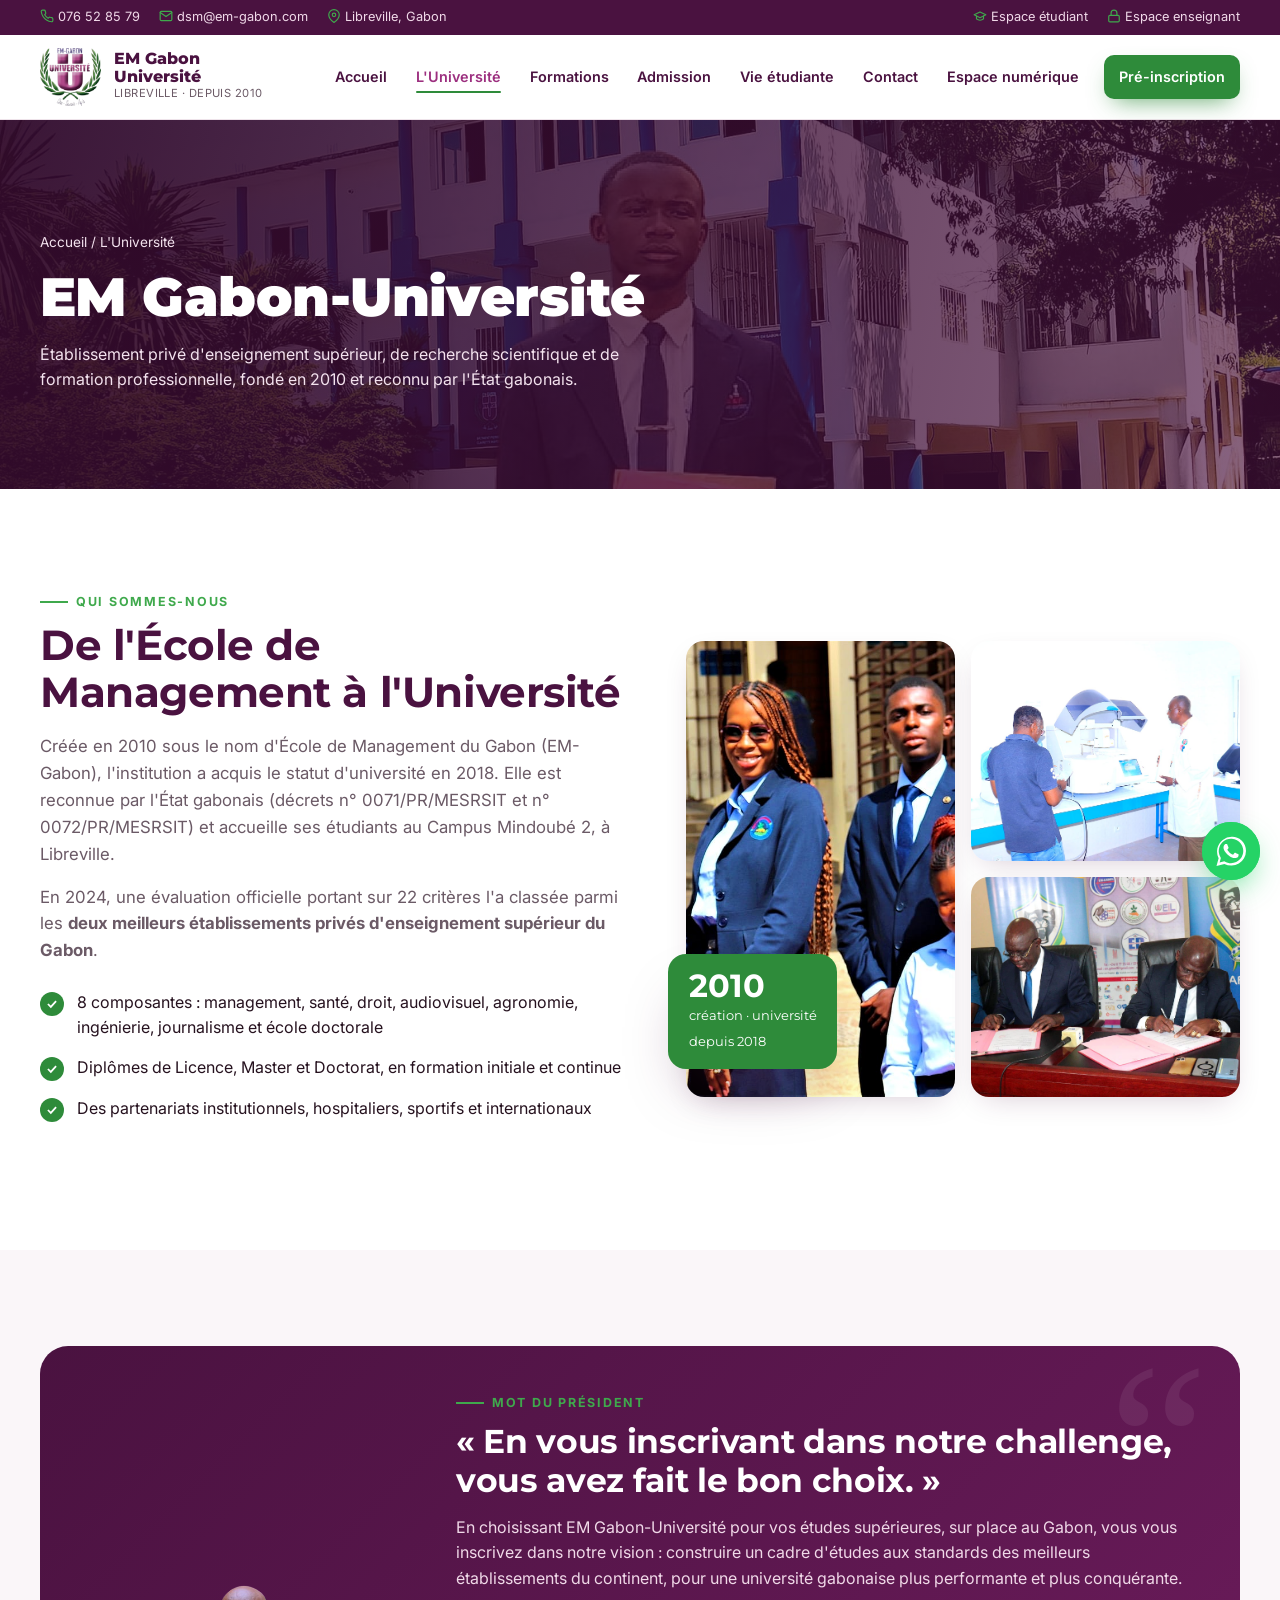
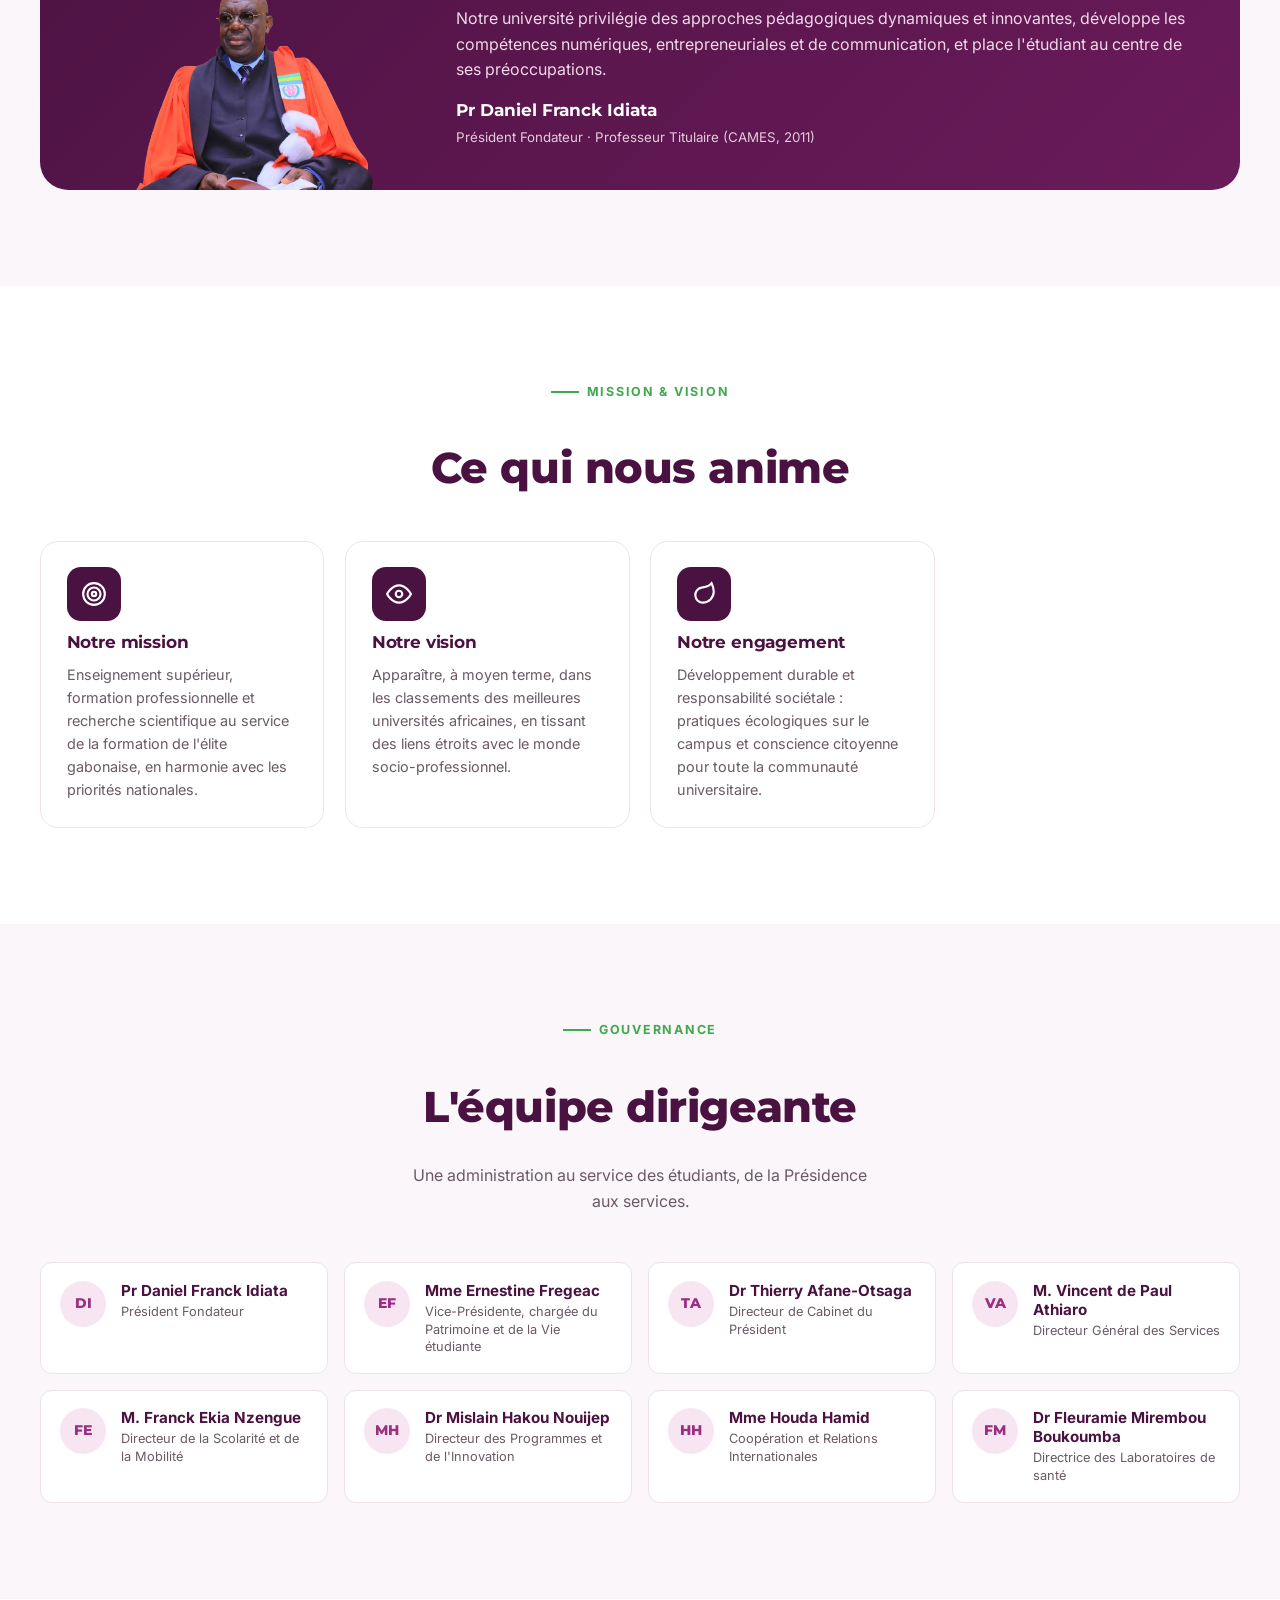
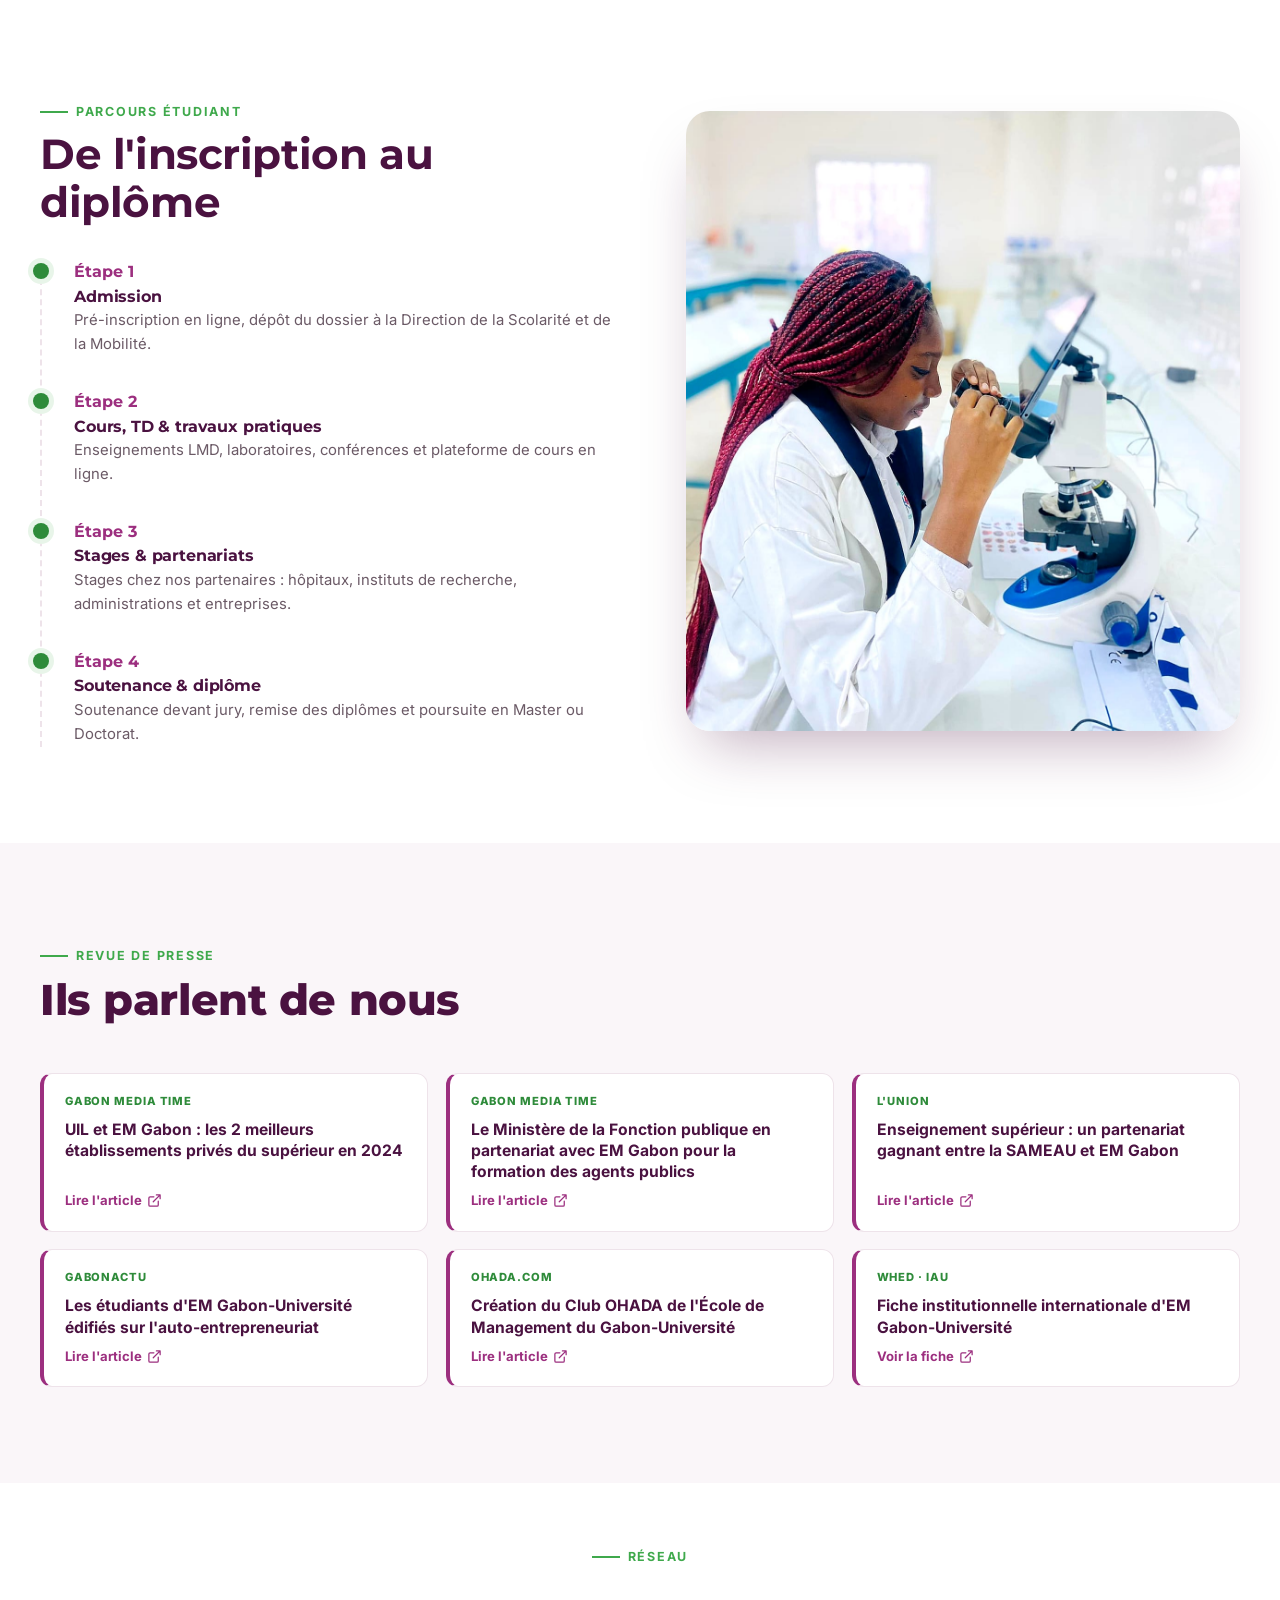
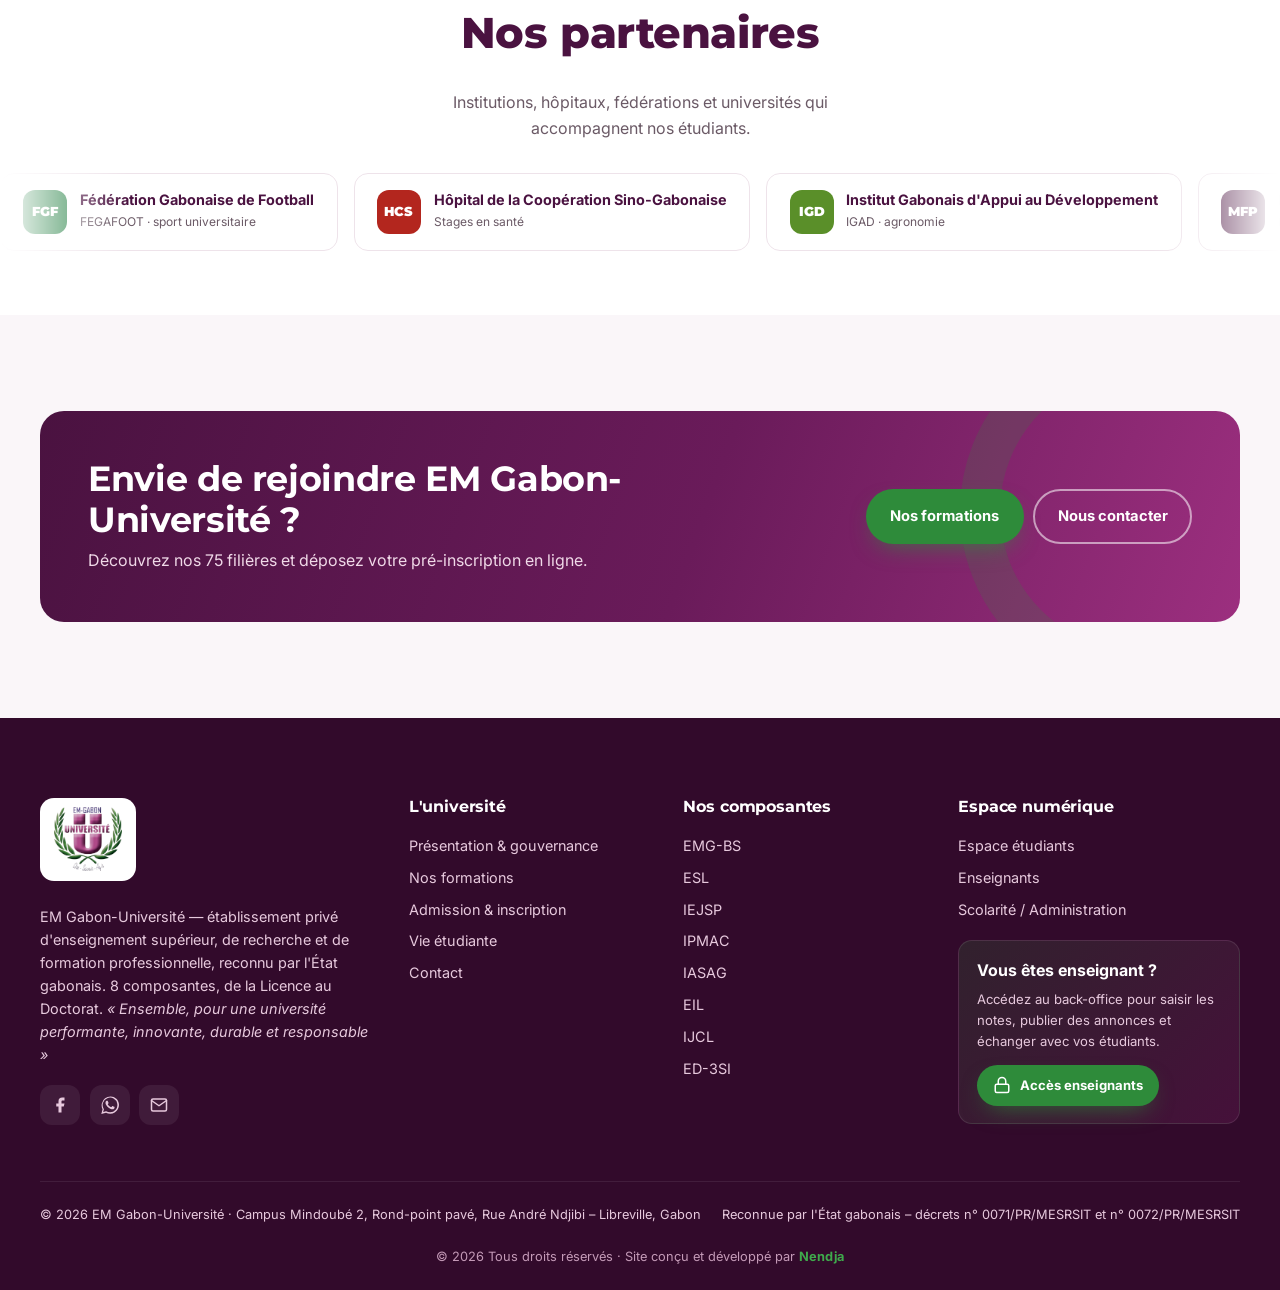
<file: ecole.html>
<!doctype html>
<html lang="fr">
<head>
<meta charset="utf-8">
<meta name="viewport" content="width=device-width, initial-scale=1">
<meta name="color-scheme" content="only light">
<meta name="theme-color" content="#4a1240">
<title>L'Université – EM Gabon-Université</title>
<meta name="description" content="Présentation d'EM Gabon-Université : histoire, mot du Président, gouvernance, composantes et revue de presse.">
<link rel="icon" href="assets/img/logo-emgu.png">
<link rel="preconnect" href="https://fonts.googleapis.com"><link rel="preconnect" href="https://fonts.gstatic.com" crossorigin>
<link href="https://fonts.googleapis.com/css2?family=Inter:wght@400;500;600;700&family=Montserrat:wght@600;700;800;900&display=swap" rel="stylesheet">
<link rel="stylesheet" href="assets/css/style.css">
</head>
<body data-page="ecole">
<div id="site-header"></div>

<header class="page-hero">
  <img class="bg" src="assets/img/campus-batiment.jpg" alt="" style="object-position:center 40%">
  <div class="wrap">
    <p class="crumbs"><a href="index.html">Accueil</a> / L'Université</p>
    <h1>EM Gabon-Université</h1>
    <p>Établissement privé d'enseignement supérieur, de recherche scientifique et de formation professionnelle, fondé en 2010 et reconnu par l'État gabonais.</p>
  </div>
</header>

<section class="bg-white">
  <div class="wrap split">
    <div>
      <span class="eyebrow rv">Qui sommes-nous</span>
      <h2 class="rv d1" style="font-size:clamp(1.8rem,3.4vw,2.6rem);color:var(--navy);margin:.6rem 0 1rem">De l'École de Management à l'Université</h2>
      <p class="lead-p rv d2">Créée en 2010 sous le nom d'École de Management du Gabon (EM-Gabon), l'institution a acquis le statut d'université en 2018. Elle est reconnue par l'État gabonais (décrets n° 0071/PR/MESRSIT et n° 0072/PR/MESRSIT) et accueille ses étudiants au Campus Mindoubé 2, à Libreville.</p>
      <p class="lead-p rv d2" style="margin-top:1rem">En 2024, une évaluation officielle portant sur 22 critères l'a classée parmi les <b>deux meilleurs établissements privés d'enseignement supérieur du Gabon</b>.</p>
      <ul class="checks rv d3">
        <li>8 composantes : management, santé, droit, audiovisuel, agronomie, ingénierie, journalisme et école doctorale</li>
        <li>Diplômes de Licence, Master et Doctorat, en formation initiale et continue</li>
        <li>Des partenariats institutionnels, hospitaliers, sportifs et internationaux</li>
      </ul>
    </div>
    <div class="mosaic rv">
      <img src="assets/img/etudiants-promo.jpg" alt="Étudiants d'EM Gabon-Université" loading="lazy" style="object-position:center 30%">
      <img src="assets/img/labo-equipement.jpg" alt="Laboratoire de santé" loading="lazy">
      <img src="assets/img/fegafoot-signature.jpg" alt="Signature de convention" loading="lazy">
      <div class="badge"><b>2010</b><span>création · université<br>depuis 2018</span></div>
    </div>
  </div>
</section>

<section>
  <div class="wrap">
    <div class="prez rv">
      <img src="assets/img/president.png" alt="Pr Daniel Franck Idiata, Président Fondateur" loading="lazy">
      <div>
        <span class="eyebrow">Mot du Président</span>
        <h2>« En vous inscrivant dans notre challenge, vous avez fait le bon choix. »</h2>
        <p>En choisissant EM Gabon-Université pour vos études supérieures, sur place au Gabon, vous vous inscrivez dans notre vision : construire un cadre d'études aux standards des meilleurs établissements du continent, pour une université gabonaise plus performante et plus conquérante.</p>
        <p>Notre université privilégie des approches pédagogiques dynamiques et innovantes, développe les compétences numériques, entrepreneuriales et de communication, et place l'étudiant au centre de ses préoccupations.</p>
        <div class="sig"><b>Pr Daniel Franck Idiata</b><small>Président Fondateur · Professeur Titulaire (CAMES, 2011)</small></div>
      </div>
    </div>
  </div>
</section>

<section class="bg-white">
  <div class="wrap">
    <div class="center"><div class="sec-head"><span class="eyebrow">Mission & vision</span><h2>Ce qui nous anime</h2></div></div>
    <div class="cards">
      <div class="fcard rv"><div class="ic"><svg viewBox="0 0 24 24" fill="none" stroke="currentColor" stroke-width="2"><circle cx="12" cy="12" r="10"/><circle cx="12" cy="12" r="6"/><circle cx="12" cy="12" r="2"/></svg></div><h3>Notre mission</h3><p>Enseignement supérieur, formation professionnelle et recherche scientifique au service de la formation de l'élite gabonaise, en harmonie avec les priorités nationales.</p></div>
      <div class="fcard rv d1"><div class="ic"><svg viewBox="0 0 24 24" fill="none" stroke="currentColor" stroke-width="2"><path d="M1 12s4-8 11-8 11 8 11 8-4 8-11 8-11-8-11-8z"/><circle cx="12" cy="12" r="3"/></svg></div><h3>Notre vision</h3><p>Apparaître, à moyen terme, dans les classements des meilleures universités africaines, en tissant des liens étroits avec le monde socio-professionnel.</p></div>
      <div class="fcard rv d2"><div class="ic"><svg viewBox="0 0 24 24" fill="none" stroke="currentColor" stroke-width="2"><path d="M11 20A7 7 0 019.8 6.1C15.5 5 17 4.5 19 2c1 2 2 4.2 2 8 0 5.5-4.8 10-10 10z"/></svg></div><h3>Notre engagement</h3><p>Développement durable et responsabilité sociétale : pratiques écologiques sur le campus et conscience citoyenne pour toute la communauté universitaire.</p></div>
    </div>
  </div>
</section>

<section>
  <div class="wrap">
    <div class="center"><div class="sec-head"><span class="eyebrow">Gouvernance</span><h2>L'équipe dirigeante</h2><p>Une administration au service des étudiants, de la Présidence aux services.</p></div></div>
    <div class="team">
      <div class="member rv"><span class="av">DI</span><span><b>Pr Daniel Franck Idiata</b><small>Président Fondateur</small></span></div>
      <div class="member rv d1"><span class="av">EF</span><span><b>Mme Ernestine Fregeac</b><small>Vice-Présidente, chargée du Patrimoine et de la Vie étudiante</small></span></div>
      <div class="member rv d2"><span class="av">TA</span><span><b>Dr Thierry Afane-Otsaga</b><small>Directeur de Cabinet du Président</small></span></div>
      <div class="member rv d3"><span class="av">VA</span><span><b>M. Vincent de Paul Athiaro</b><small>Directeur Général des Services</small></span></div>
      <div class="member rv"><span class="av">FE</span><span><b>M. Franck Ekia Nzengue</b><small>Directeur de la Scolarité et de la Mobilité</small></span></div>
      <div class="member rv d1"><span class="av">MH</span><span><b>Dr Mislain Hakou Nouijep</b><small>Directeur des Programmes et de l'Innovation</small></span></div>
      <div class="member rv d2"><span class="av">HH</span><span><b>Mme Houda Hamid</b><small>Coopération et Relations Internationales</small></span></div>
      <div class="member rv d3"><span class="av">FM</span><span><b>Dr Fleuramie Mirembou Boukoumba</b><small>Directrice des Laboratoires de santé</small></span></div>
    </div>
  </div>
</section>

<section class="bg-white">
  <div class="wrap split">
    <div>
      <span class="eyebrow rv">Parcours étudiant</span>
      <h2 class="rv d1" style="font-size:clamp(1.8rem,3.4vw,2.6rem);color:var(--navy);margin:.6rem 0 2rem">De l'inscription au diplôme</h2>
      <div class="timeline">
        <div class="tl rv"><b>Étape 1</b><h4>Admission</h4><p>Pré-inscription en ligne, dépôt du dossier à la Direction de la Scolarité et de la Mobilité.</p></div>
        <div class="tl rv d1"><b>Étape 2</b><h4>Cours, TD & travaux pratiques</h4><p>Enseignements LMD, laboratoires, conférences et plateforme de cours en ligne.</p></div>
        <div class="tl rv d2"><b>Étape 3</b><h4>Stages & partenariats</h4><p>Stages chez nos partenaires : hôpitaux, instituts de recherche, administrations et entreprises.</p></div>
        <div class="tl rv d3"><b>Étape 4</b><h4>Soutenance & diplôme</h4><p>Soutenance devant jury, remise des diplômes et poursuite en Master ou Doctorat.</p></div>
      </div>
    </div>
    <img class="rv" src="assets/img/labo-microscope.jpg" alt="Étudiante en laboratoire" style="border-radius:24px;box-shadow:var(--shadow-lg);max-height:620px;width:100%;object-fit:cover" loading="lazy">
  </div>
</section>

<section>
  <div class="wrap">
    <div class="sec-head"><div><span class="eyebrow rv">Revue de presse</span><h2 class="rv d1">Ils parlent de nous</h2></div></div>
    <div class="presse" id="presse"></div>
  </div>
</section>

<section class="bg-white" style="padding:4rem 0">
  <div class="wrap"><div class="center"><div class="sec-head" style="margin-bottom:2rem"><span class="eyebrow">Réseau</span><h2>Nos partenaires</h2><p>Institutions, hôpitaux, fédérations et universités qui accompagnent nos étudiants.</p></div></div></div>
  <div class="marquee"><div class="track" id="partners"></div></div>
</section>

<section>
  <div class="wrap"><div class="band rv">
    <div><h2>Envie de rejoindre EM Gabon-Université ?</h2><p>Découvrez nos 75 filières et déposez votre pré-inscription en ligne.</p></div>
    <div style="display:flex;gap:.6rem;flex-wrap:wrap"><a class="btn btn-orange" href="formations.html">Nos formations</a><a class="btn btn-ghost" href="contact.html">Nous contacter</a></div>
  </div></div>
</section>

<div id="site-footer"></div>
<script src="assets/js/data.js"></script>
<script src="assets/js/config.js"></script>
<script src="assets/js/store.js"></script>
<script src="assets/js/main.js"></script>
</body>
</html>
</file>
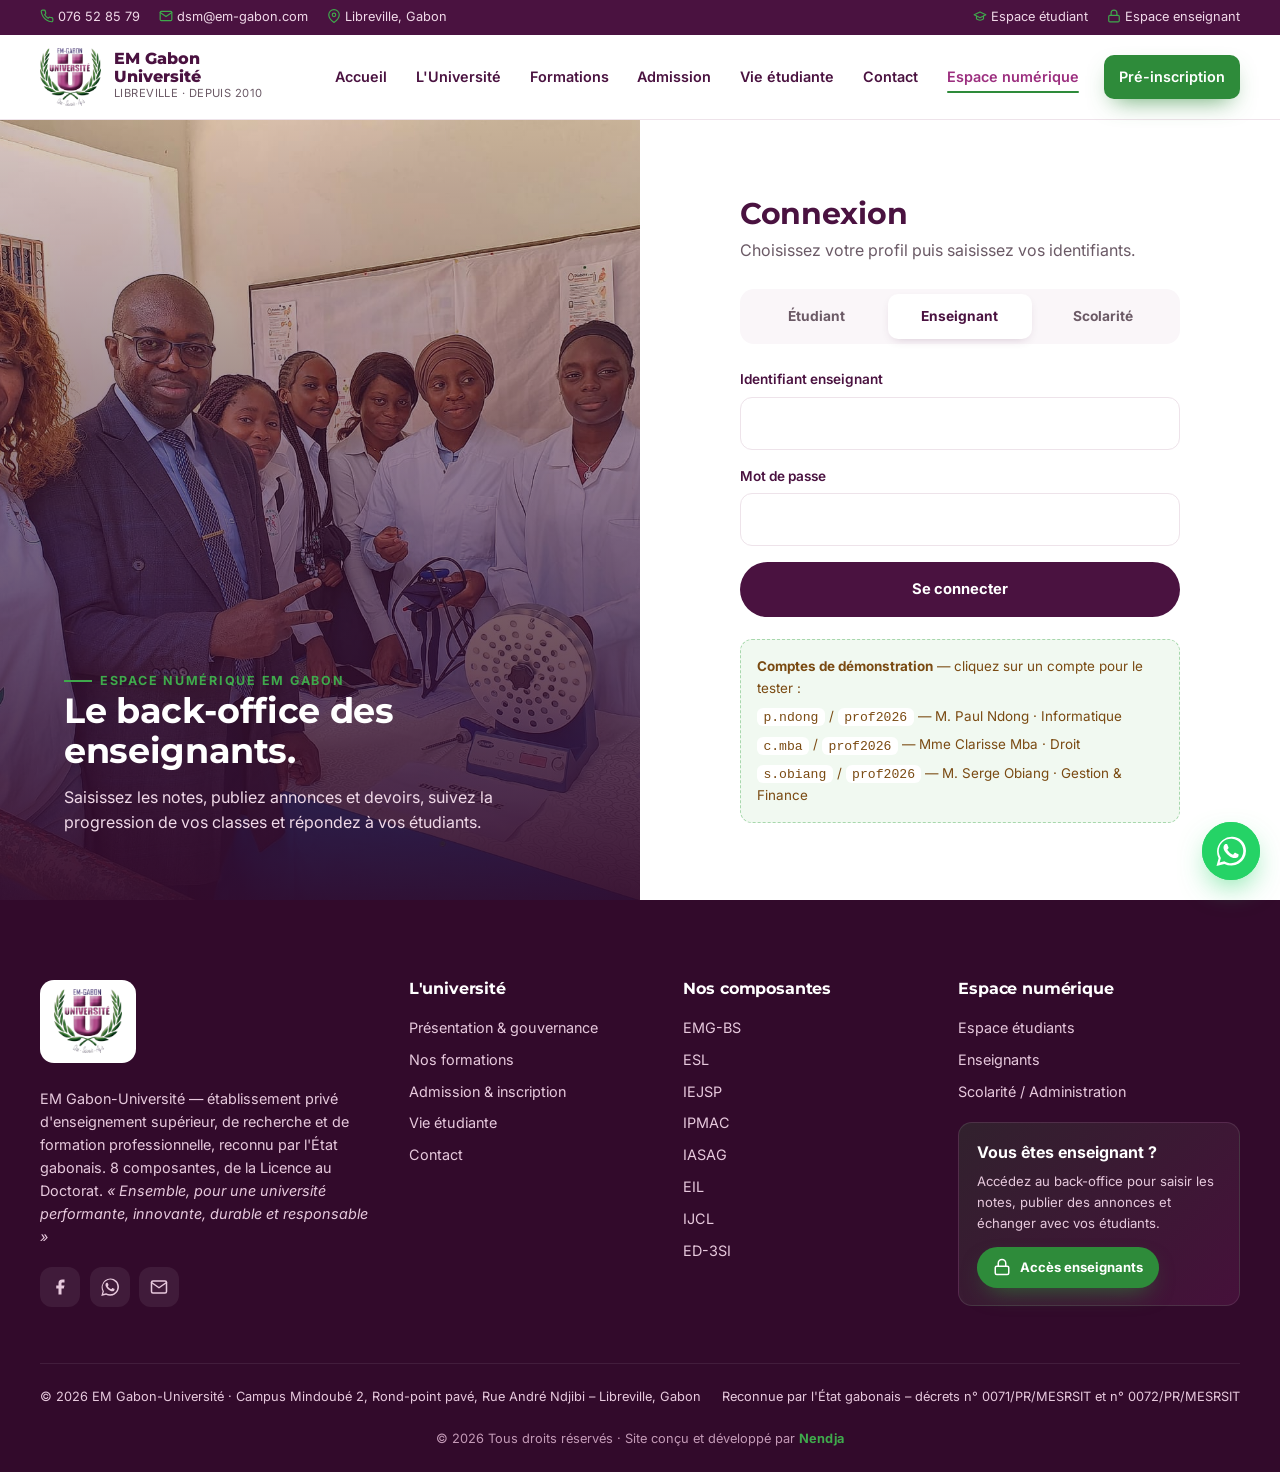
<file: enseignant.html>
<!doctype html>
<html lang="fr">
<head>
<meta charset="utf-8">
<meta name="viewport" content="width=device-width, initial-scale=1">
<meta name="color-scheme" content="only light">
<meta name="theme-color" content="#4a1240">
<title>Back-office enseignants – EM Gabon-Université</title>
<meta name="robots" content="noindex">
<link rel="icon" href="assets/img/logo-emgu.png">
<link rel="preconnect" href="https://fonts.googleapis.com"><link rel="preconnect" href="https://fonts.gstatic.com" crossorigin>
<link href="https://fonts.googleapis.com/css2?family=Inter:wght@400;500;600;700&family=Montserrat:wght@600;700;800;900&display=swap" rel="stylesheet">
<link rel="stylesheet" href="assets/css/style.css">
</head>
<body data-page="portal">
<div class="app">
  <aside class="sidebar" id="sb"></aside>
  <main class="app-main">
    <div class="app-top">
      <div style="display:flex;gap:.8rem;align-items:center"><button class="sb-toggle" id="sbt" aria-label="Menu"><svg width="22" height="22" viewBox="0 0 24 24" fill="none" stroke="currentColor" stroke-width="2" stroke-linecap="round"><path d="M3 6h18M3 12h18M3 18h18"/></svg></button><div><h1 id="vt"></h1><p id="vs"></p></div></div>
      <div class="top-actions"><div class="who" id="who"></div><a class="tbtn" href="index.html" title="Retour au site" aria-label="Retour au site"><svg viewBox="0 0 24 24" fill="none" stroke="currentColor" stroke-width="2" stroke-linecap="round" stroke-linejoin="round"><path d="M3 9l9-7 9 7v11a2 2 0 01-2 2H5a2 2 0 01-2-2z"/><path d="M9 22V12h6v10"/></svg><span>Site</span></a><button class="tbtn out" id="quit" title="Se déconnecter et quitter" aria-label="Sortir"><svg viewBox="0 0 24 24" fill="none" stroke="currentColor" stroke-width="2" stroke-linecap="round" stroke-linejoin="round"><path d="M9 21H5a2 2 0 01-2-2V5a2 2 0 012-2h4M16 17l5-5-5-5M21 12H9"/></svg><span>Sortir</span></button></div>
    </div>
    <div id="views"></div>
    <p class="notice">Mode démonstration : les données sont enregistrées dans ce navigateur. Pour un usage réel partagé entre tous les enseignants et étudiants, la même interface se branche sur une base de données en ligne.</p>
  </main>
</div>
<script src="assets/js/data.js"></script>
<script src="assets/js/config.js"></script>
<script src="assets/js/store.js"></script>
<script src="assets/js/main.js"></script>
<script src="assets/js/portal.js"></script>
<script>P.teacher();</script>
</body>
</html>
</file>
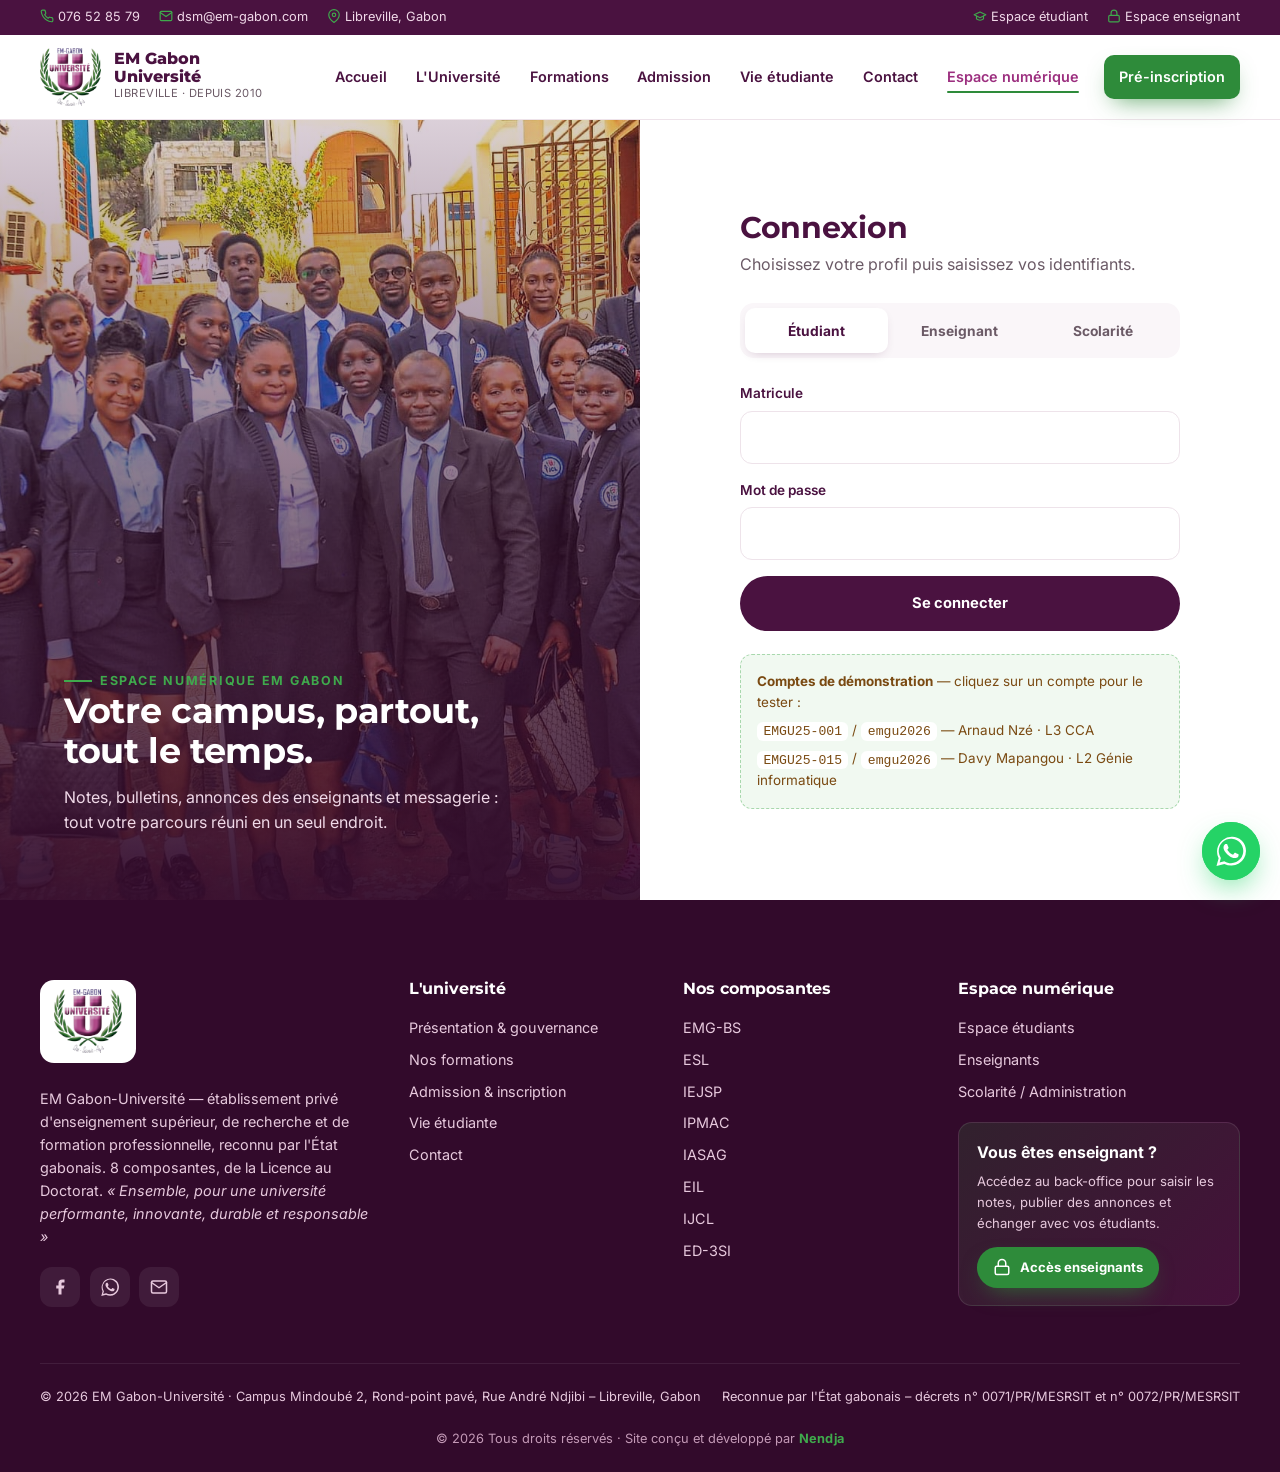
<file: espace.html>
<!doctype html>
<html lang="fr">
<head>
<meta charset="utf-8">
<meta name="viewport" content="width=device-width, initial-scale=1">
<meta name="color-scheme" content="only light">
<meta name="theme-color" content="#4a1240">
<title>Espace numérique – EM Gabon-Université</title>
<meta name="robots" content="noindex">
<link rel="icon" href="assets/img/logo-emgu.png">
<link rel="preconnect" href="https://fonts.googleapis.com"><link rel="preconnect" href="https://fonts.gstatic.com" crossorigin>
<link href="https://fonts.googleapis.com/css2?family=Inter:wght@400;500;600;700&family=Montserrat:wght@600;700;800;900&display=swap" rel="stylesheet">
<link rel="stylesheet" href="assets/css/style.css">
</head>
<body data-page="espace">
<div id="site-header"></div>

<div class="auth">
  <div class="side">
    <img id="side-img" src="assets/img/etudiants-ijcl.jpg" alt="">
    <span class="eyebrow">Espace numérique EM Gabon</span>
    <h2 id="side-title">Votre campus, partout, tout le temps.</h2>
    <p id="side-text">Notes, bulletins, annonces des enseignants et messagerie : tout votre parcours réuni en un seul endroit.</p>
  </div>
  <div class="main">
    <div class="box">
      <h1>Connexion</h1>
      <p style="color:var(--muted)">Choisissez votre profil puis saisissez vos identifiants.</p>
      <div class="role-sw" role="tablist">
        <button type="button" data-role="etudiant" class="on">Étudiant</button>
        <button type="button" data-role="enseignant">Enseignant</button>
        <button type="button" data-role="admin">Scolarité</button>
      </div>
      <form class="form" id="login-form">
        <div class="field"><label for="login" id="login-label">Matricule</label><input id="login" name="login" required autocomplete="username"></div>
        <div class="field"><label for="pwd">Mot de passe</label><input id="pwd" name="pwd" type="password" required autocomplete="current-password"></div>
        <button class="btn btn-navy" type="submit" style="justify-content:center">Se connecter</button>
      </form>
      <div class="demo" id="demo"></div>
    </div>
  </div>
</div>

<div id="site-footer"></div>
<script src="assets/js/data.js"></script>
<script src="assets/js/config.js"></script>
<script src="assets/js/store.js"></script>
<script src="assets/js/main.js"></script>
<script>
(() => {
  const cfg = {
    etudiant: {label:"Matricule", img:"etudiants-ijcl", t:"Votre campus, partout, tout le temps.", p:"Notes, bulletins, annonces des enseignants et messagerie : tout votre parcours réuni en un seul endroit.", demo:[["EMGU25-001","emgu2026","Arnaud Nzé · L3 CCA"],["EMGU25-015","emgu2026","Davy Mapangou · L2 Génie informatique"]], go:"etudiant.html"},
    enseignant: {label:"Identifiant enseignant", img:"labo-sante", t:"Le back-office des enseignants.", p:"Saisissez les notes, publiez annonces et devoirs, suivez la progression de vos classes et répondez à vos étudiants.", demo:[["p.ndong","prof2026","M. Paul Ndong · Informatique"],["c.mba","prof2026","Mme Clarisse Mba · Droit"],["s.obiang","prof2026","M. Serge Obiang · Gestion & Finance"]], go:"enseignant.html"},
    admin: {label:"Identifiant administration", img:"campus-mindoube", t:"Pilotage de la scolarité.", p:"Pré-inscriptions, messages du site, résultats par classe et annonces à toute l'université.", demo:[["scolarite","admin2026","Direction de la Scolarité"]], go:"enseignant.html"},
  };
  let role = new URLSearchParams(location.search).get("role");
  if (!cfg[role]) role = "etudiant";
  const set = r => {
    role = r; const c = cfg[r];
    document.querySelectorAll(".role-sw button").forEach(b => b.classList.toggle("on", b.dataset.role === r));
    document.getElementById("login-label").textContent = c.label;
    const img = document.getElementById("side-img"); img.src = `assets/img/${c.img}.jpg`;
    document.getElementById("side-title").textContent = c.t; document.getElementById("side-text").textContent = c.p;
    const dm = document.getElementById("demo"); dm.style.display = (window.ESM_CONFIG || {}).showDemo === false ? "none" : "";
    dm.innerHTML = `<b>Comptes de démonstration</b> — cliquez sur un compte pour le tester :<br>` + c.demo.map(([l, p, n]) => `<div style="margin-top:.4rem"><code data-l="${l}" data-p="${p}">${l}</code> / <code data-l="${l}" data-p="${p}">${p}</code> — ${n}</div>`).join("");
  };
  document.querySelector(".role-sw").addEventListener("click", e => { const b = e.target.closest("button"); if (b) set(b.dataset.role); });
  document.getElementById("demo").addEventListener("click", e => { const c = e.target.closest("code"); if (!c) return; document.getElementById("login").value = c.dataset.l; document.getElementById("pwd").value = c.dataset.p; });
  document.getElementById("login-form").addEventListener("submit", async e => {
    e.preventDefault();
    const btn = e.target.querySelector("button"); btn.disabled = true; btn.textContent = "Connexion…";
    let u = null;
    try { u = await Store.login(e.target.login.value, e.target.pwd.value, role); } catch (err) { toast("Connexion au serveur impossible.", "err"); }
    btn.disabled = false; btn.textContent = "Se connecter";
    if (!u) return toast("Identifiants incorrects pour ce profil.", "err");
    toast(`Bienvenue ${u.prenom} !`, "ok");
    setTimeout(() => location.href = cfg[role].go, 500);
  });
  set(role);
  // Accès en un clic depuis l'accueil (?demo=1) : connexion automatique au compte de démonstration
  const P = new URLSearchParams(location.search), E = (typeof ESPACES !== "undefined" ? ESPACES : []).find(x => x.role === role);
  if (P.get("demo") === "1" && E && (window.ESM_CONFIG || {}).showDemo !== false) {
    document.getElementById("login").value = E.demo.login; document.getElementById("pwd").value = E.demo.pwd;
    toast(`Connexion à l'espace ${E.t.toLowerCase()} de démonstration…`);
    setTimeout(() => document.getElementById("login-form").requestSubmit(), 700);
  }
})();
</script>
</body>
</html>
</file>
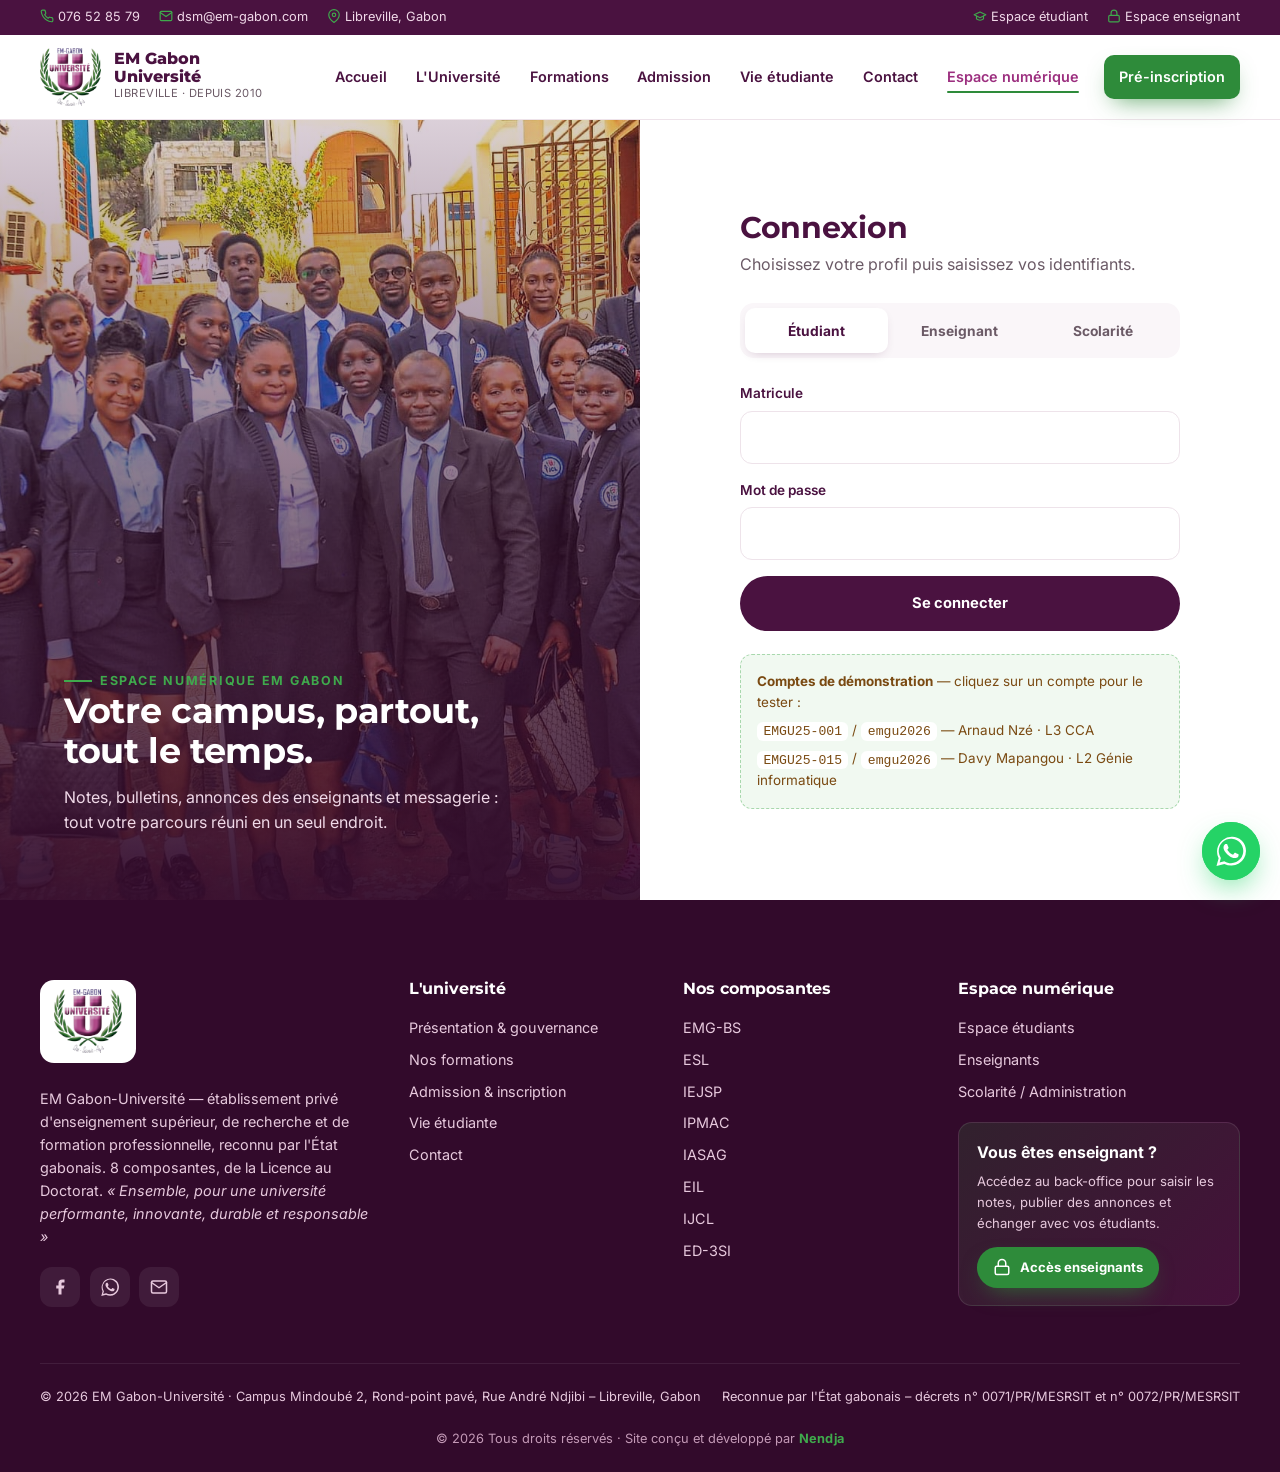
<file: etudiant.html>
<!doctype html>
<html lang="fr">
<head>
<meta charset="utf-8">
<meta name="viewport" content="width=device-width, initial-scale=1">
<meta name="color-scheme" content="only light">
<meta name="theme-color" content="#4a1240">
<title>Espace étudiant – EM Gabon-Université</title>
<meta name="robots" content="noindex">
<link rel="icon" href="assets/img/logo-emgu.png">
<link rel="preconnect" href="https://fonts.googleapis.com"><link rel="preconnect" href="https://fonts.gstatic.com" crossorigin>
<link href="https://fonts.googleapis.com/css2?family=Inter:wght@400;500;600;700&family=Montserrat:wght@600;700;800;900&display=swap" rel="stylesheet">
<link rel="stylesheet" href="assets/css/style.css">
</head>
<body data-page="portal">
<div class="app">
  <aside class="sidebar" id="sb"></aside>
  <main class="app-main">
    <div class="app-top">
      <div style="display:flex;gap:.8rem;align-items:center"><button class="sb-toggle" id="sbt" aria-label="Menu"><svg width="22" height="22" viewBox="0 0 24 24" fill="none" stroke="currentColor" stroke-width="2" stroke-linecap="round"><path d="M3 6h18M3 12h18M3 18h18"/></svg></button><div><h1 id="vt"></h1><p id="vs"></p></div></div>
      <div class="top-actions"><div class="who" id="who"></div><a class="tbtn" href="index.html" title="Retour au site" aria-label="Retour au site"><svg viewBox="0 0 24 24" fill="none" stroke="currentColor" stroke-width="2" stroke-linecap="round" stroke-linejoin="round"><path d="M3 9l9-7 9 7v11a2 2 0 01-2 2H5a2 2 0 01-2-2z"/><path d="M9 22V12h6v10"/></svg><span>Site</span></a><button class="tbtn out" id="quit" title="Se déconnecter et quitter" aria-label="Sortir"><svg viewBox="0 0 24 24" fill="none" stroke="currentColor" stroke-width="2" stroke-linecap="round" stroke-linejoin="round"><path d="M9 21H5a2 2 0 01-2-2V5a2 2 0 012-2h4M16 17l5-5-5-5M21 12H9"/></svg><span>Sortir</span></button></div>
    </div>
    <div id="views"></div>
    <p class="notice">Mode démonstration : les données sont enregistrées dans ce navigateur. Pour un usage réel partagé entre tous les enseignants et étudiants, la même interface se branche sur une base de données en ligne.</p>
  </main>
</div>
<script src="assets/js/data.js"></script>
<script src="assets/js/config.js"></script>
<script src="assets/js/store.js"></script>
<script src="assets/js/main.js"></script>
<script src="assets/js/portal.js"></script>
<script>P.student();</script>
</body>
</html>
</file>
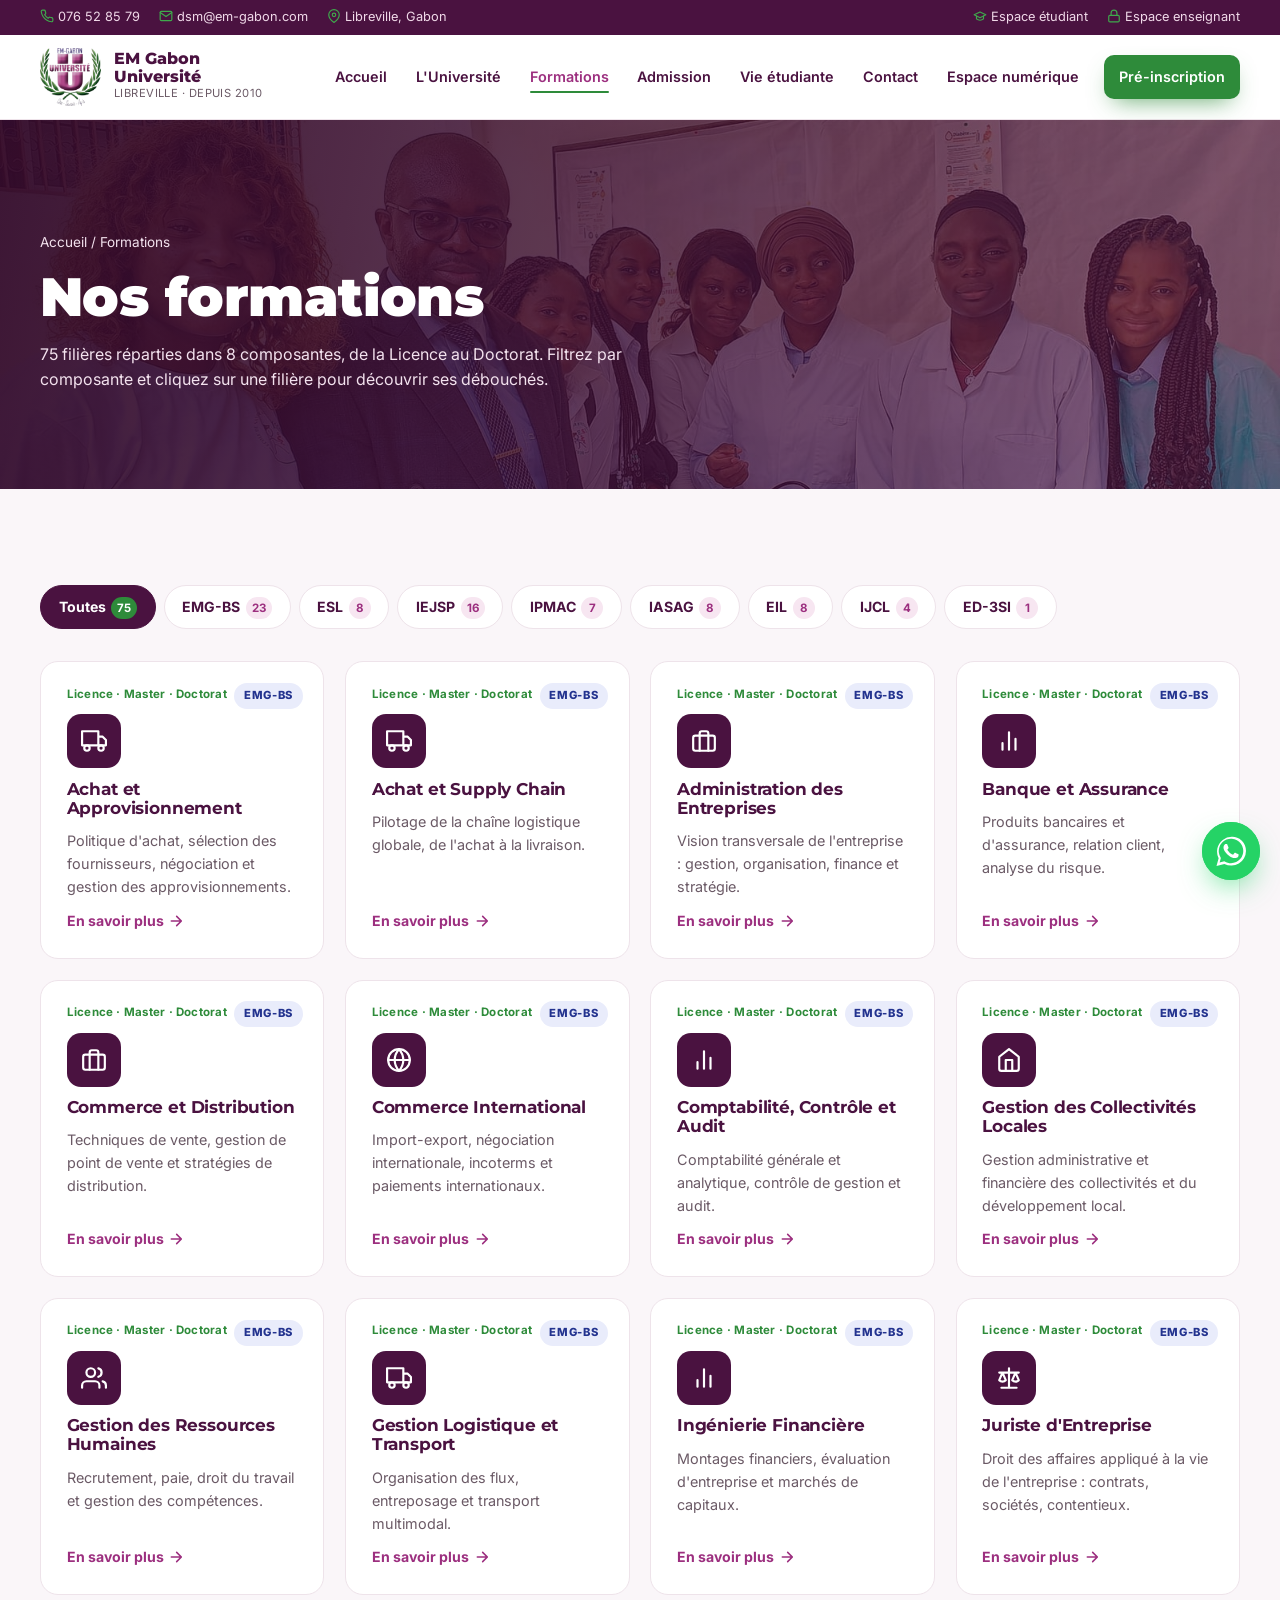
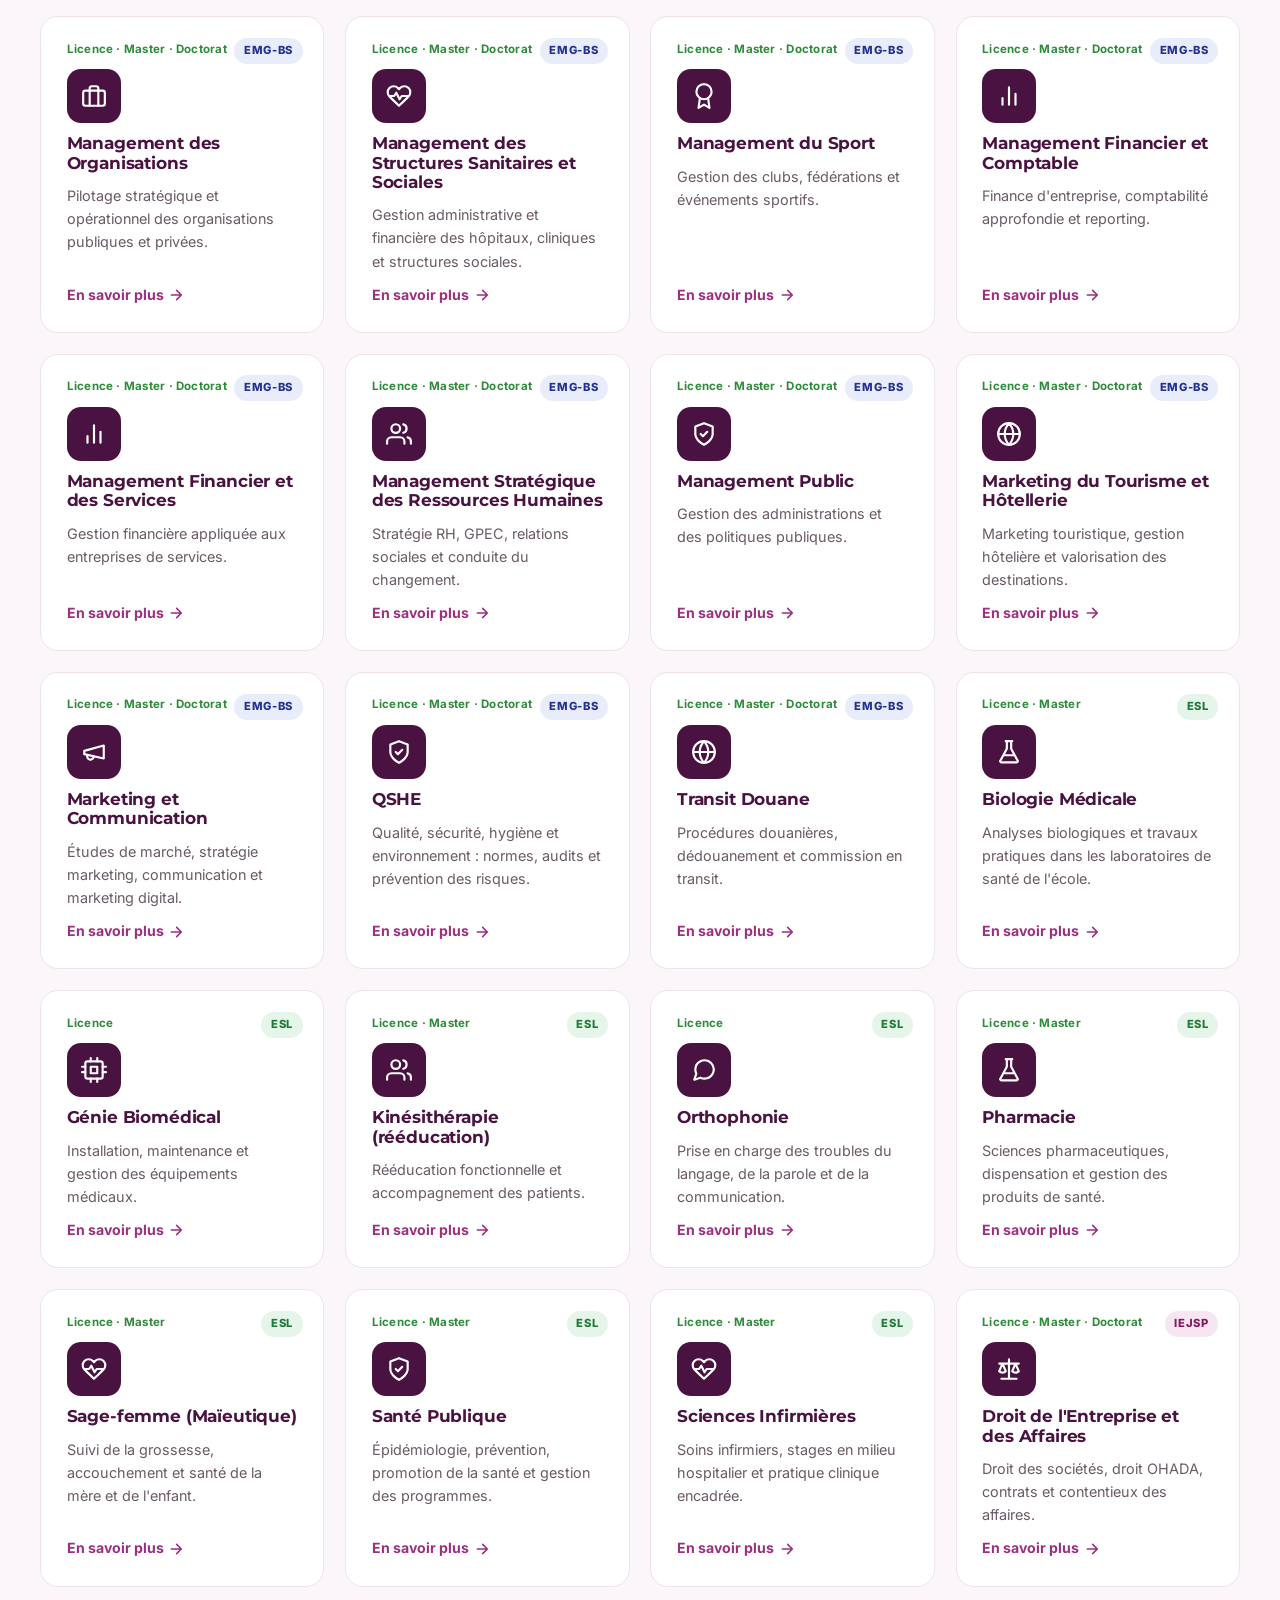
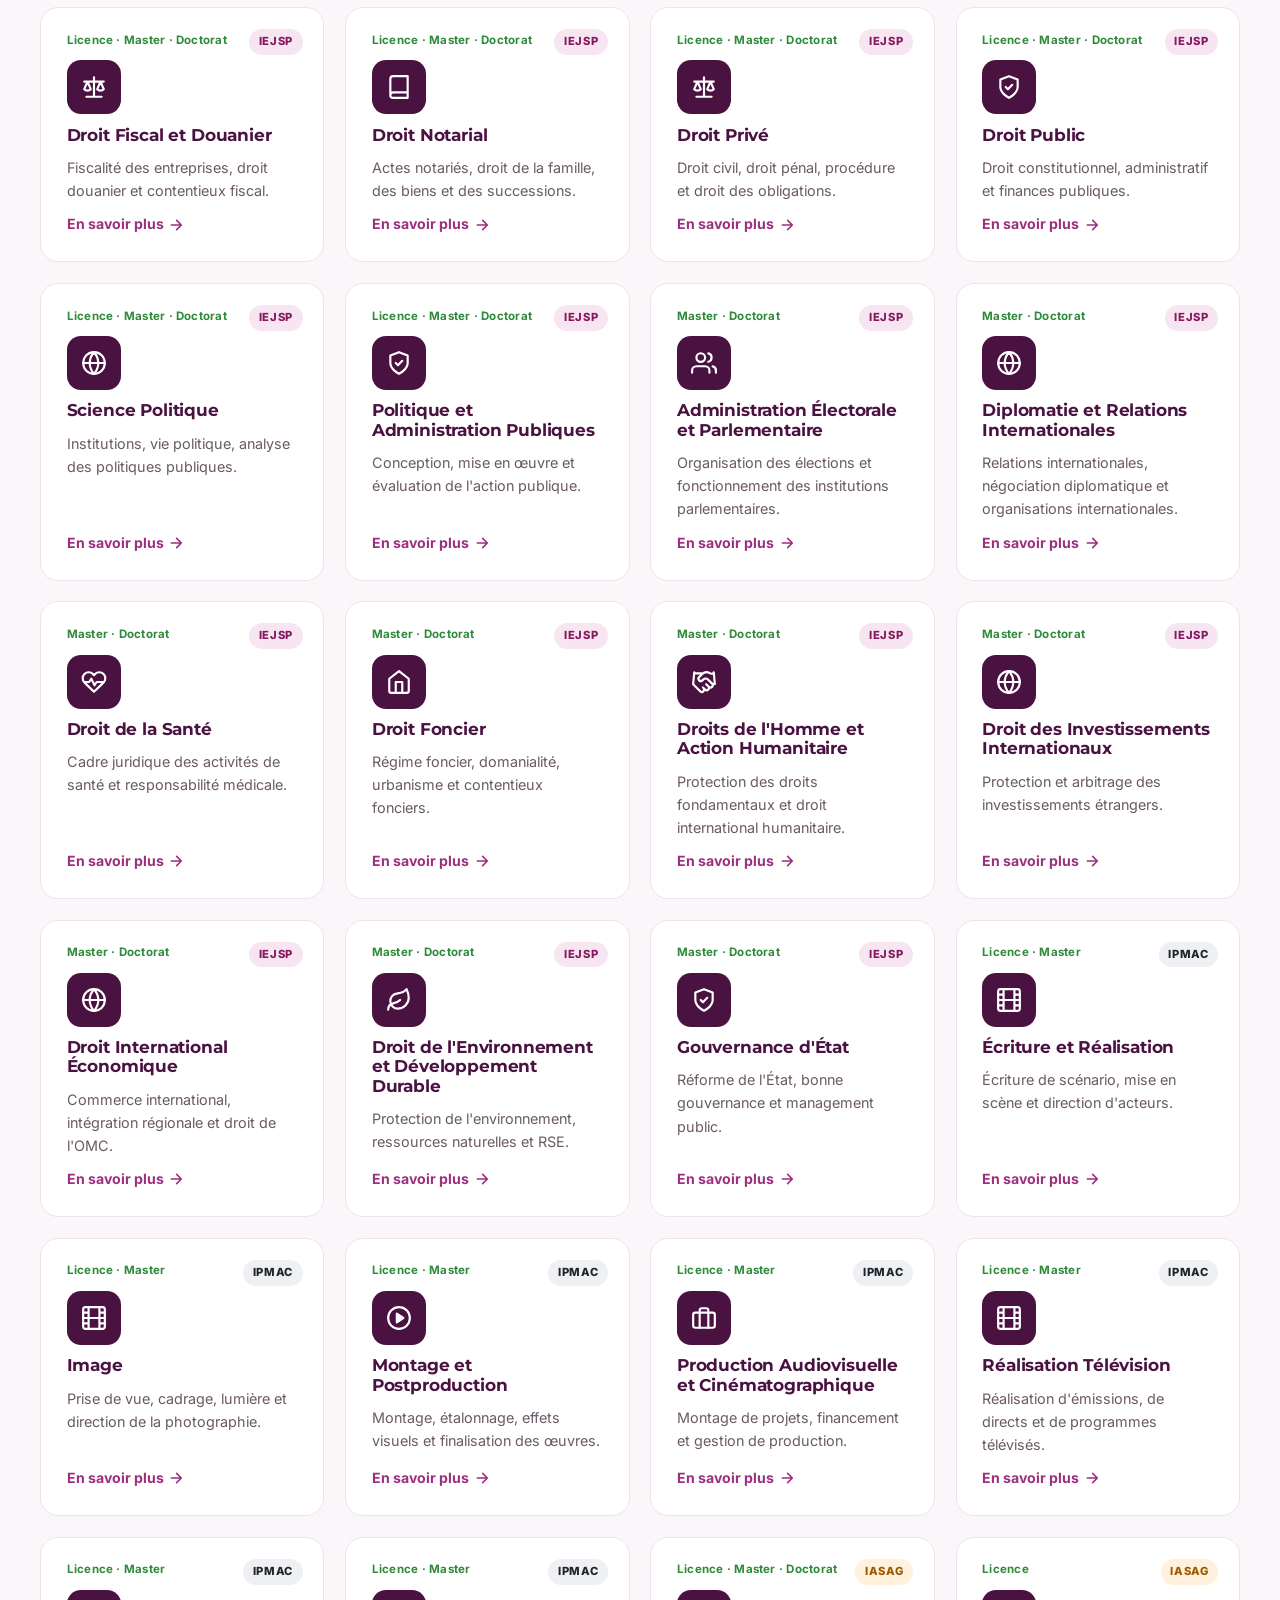
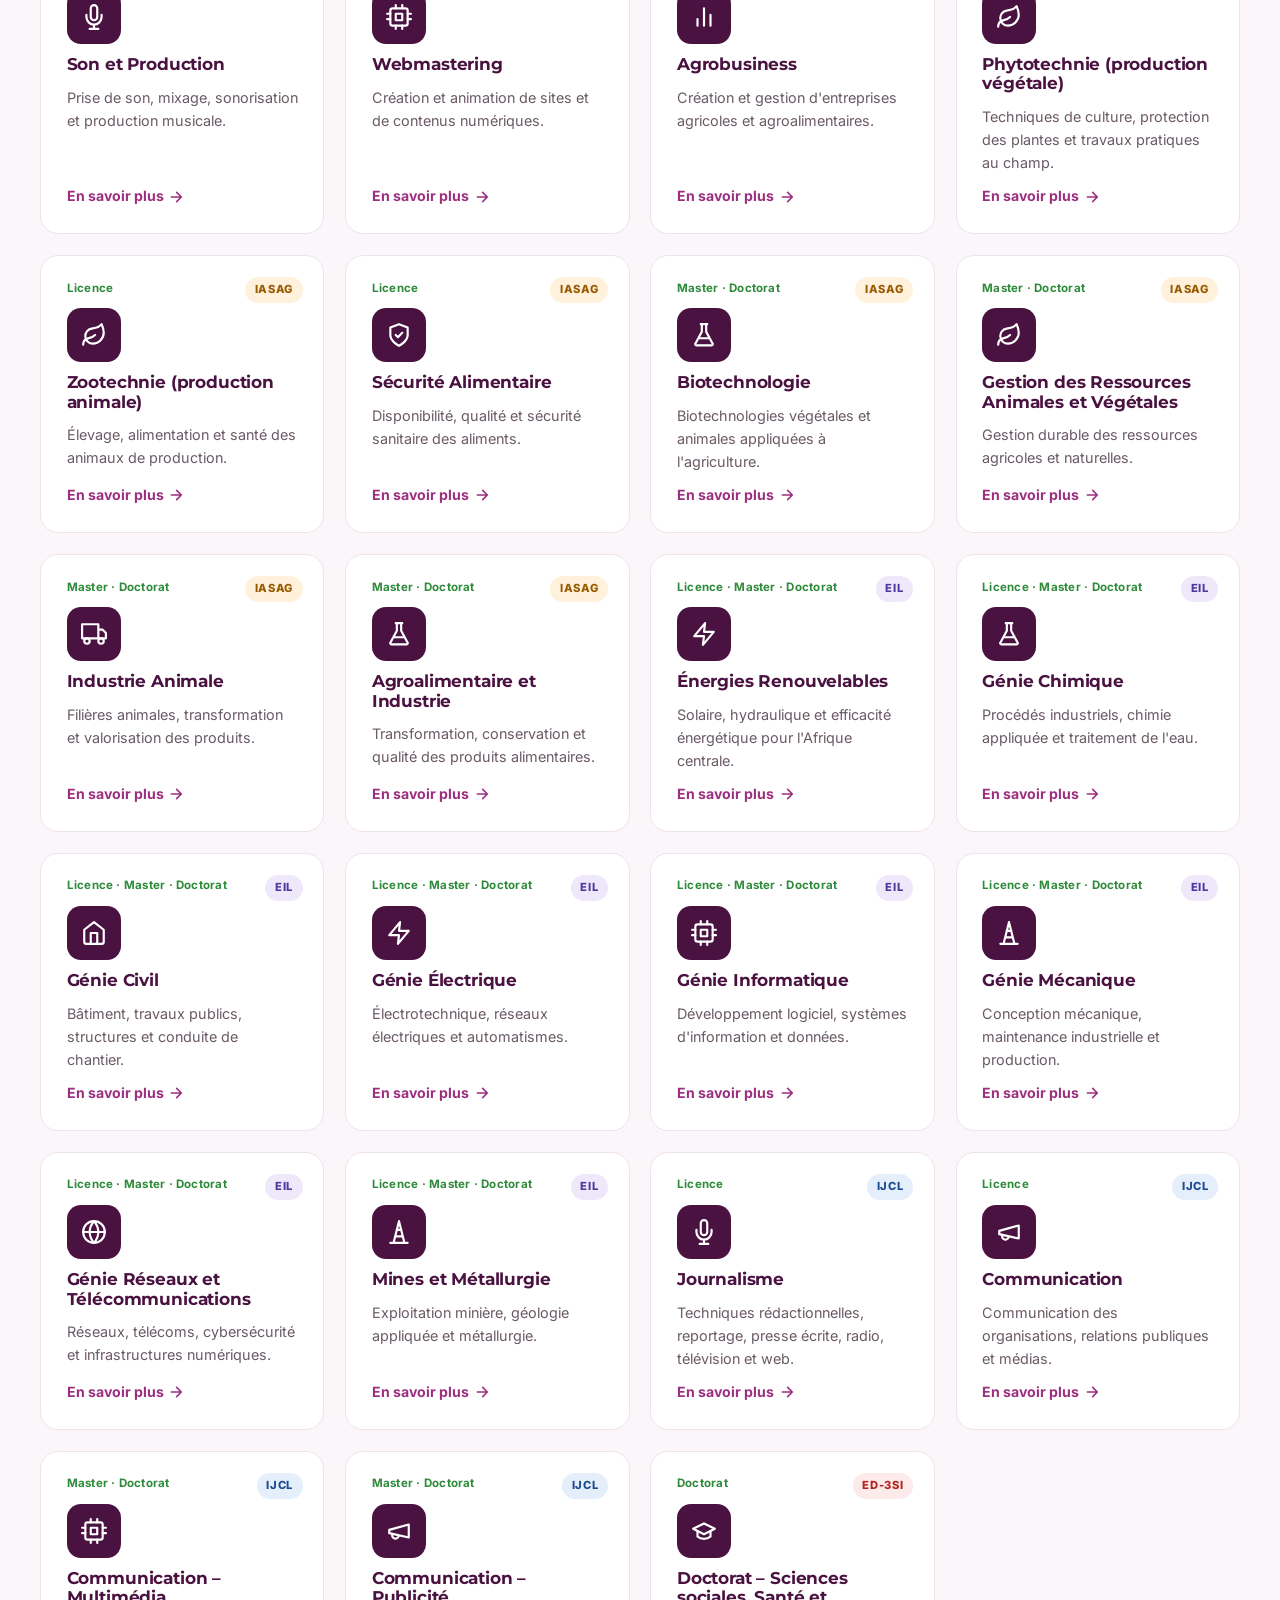
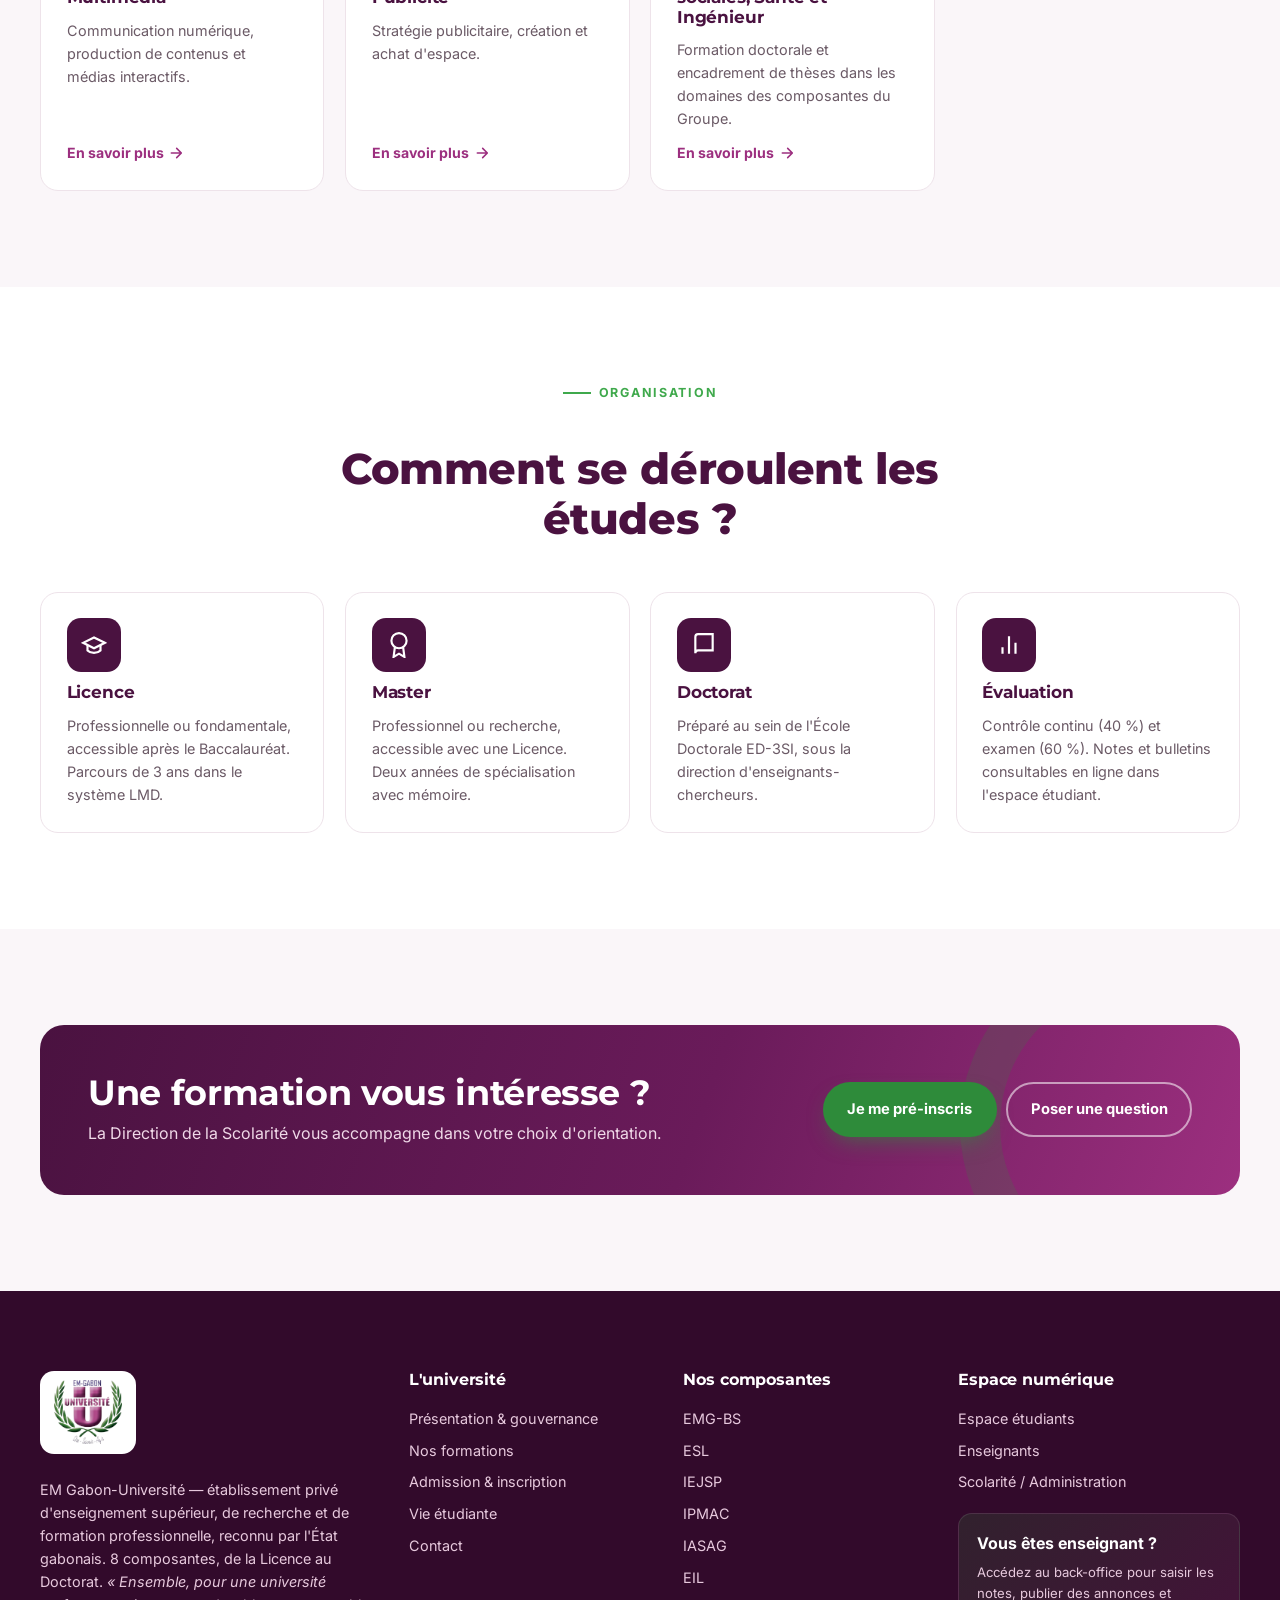
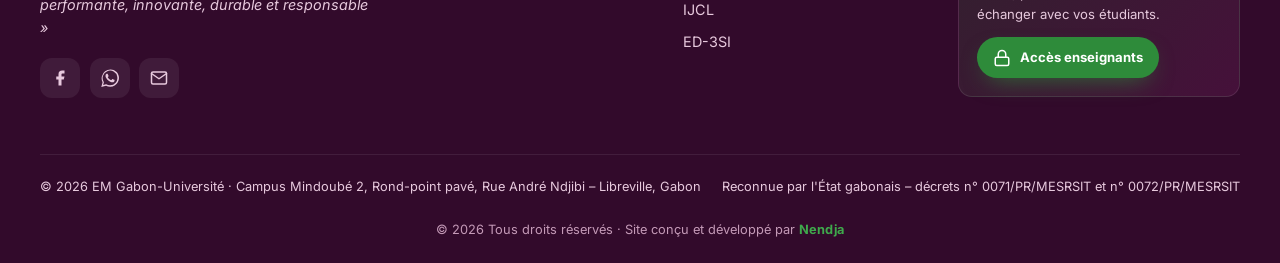
<file: formations.html>
<!doctype html>
<html lang="fr">
<head>
<meta charset="utf-8">
<meta name="viewport" content="width=device-width, initial-scale=1">
<meta name="color-scheme" content="only light">
<meta name="theme-color" content="#4a1240">
<title>Formations – EM Gabon-Université</title>
<meta name="description" content="75 filières de la Licence au Doctorat dans les 8 composantes d'EM Gabon-Université : management, santé, droit, audiovisuel, agronomie, ingénierie, journalisme.">
<link rel="icon" href="assets/img/logo-emgu.png">
<link rel="preconnect" href="https://fonts.googleapis.com"><link rel="preconnect" href="https://fonts.gstatic.com" crossorigin>
<link href="https://fonts.googleapis.com/css2?family=Inter:wght@400;500;600;700&family=Montserrat:wght@600;700;800;900&display=swap" rel="stylesheet">
<link rel="stylesheet" href="assets/css/style.css">
</head>
<body data-page="formations">
<div id="site-header"></div>

<header class="page-hero">
  <img class="bg" src="assets/img/labo-sante.jpg" alt="" style="object-position:center 30%">
  <div class="wrap">
    <p class="crumbs"><a href="index.html">Accueil</a> / Formations</p>
    <h1>Nos formations</h1>
    <p>75 filières réparties dans 8 composantes, de la Licence au Doctorat. Filtrez par composante et cliquez sur une filière pour découvrir ses débouchés.</p>
  </div>
</header>

<section>
  <div class="wrap">
    <div class="tabs" id="formations-tabs"></div>
    <div class="cards" id="formations-grid"></div>
  </div>
</section>

<section class="bg-white">
  <div class="wrap">
    <div class="center"><div class="sec-head"><span class="eyebrow">Organisation</span><h2>Comment se déroulent les études ?</h2></div></div>
    <div class="cards">
      <div class="fcard rv"><div class="ic"><svg viewBox="0 0 24 24" fill="none" stroke="currentColor" stroke-width="2"><path d="M22 10L12 5 2 10l10 5 10-5z"/><path d="M6 12v5c3 3 9 3 12 0v-5"/></svg></div><h3>Licence</h3><p>Professionnelle ou fondamentale, accessible après le Baccalauréat. Parcours de 3 ans dans le système LMD.</p></div>
      <div class="fcard rv d1"><div class="ic"><svg viewBox="0 0 24 24" fill="none" stroke="currentColor" stroke-width="2"><circle cx="12" cy="8" r="7"/><path d="M8.2 13.9L7 23l5-3 5 3-1.2-9.1"/></svg></div><h3>Master</h3><p>Professionnel ou recherche, accessible avec une Licence. Deux années de spécialisation avec mémoire.</p></div>
      <div class="fcard rv d2"><div class="ic"><svg viewBox="0 0 24 24" fill="none" stroke="currentColor" stroke-width="2"><path d="M4 19.5A2.5 2.5 0 016.5 17H20V2H6.5A2.5 2.5 0 004 4.5v15z"/></svg></div><h3>Doctorat</h3><p>Préparé au sein de l'École Doctorale ED-3SI, sous la direction d'enseignants-chercheurs.</p></div>
      <div class="fcard rv d3"><div class="ic"><svg viewBox="0 0 24 24" fill="none" stroke="currentColor" stroke-width="2"><path d="M18 20V10M12 20V4M6 20v-6"/></svg></div><h3>Évaluation</h3><p>Contrôle continu (40 %) et examen (60 %). Notes et bulletins consultables en ligne dans l'espace étudiant.</p></div>
    </div>
  </div>
</section>

<section>
  <div class="wrap"><div class="band rv">
    <div><h2>Une formation vous intéresse ?</h2><p>La Direction de la Scolarité vous accompagne dans votre choix d'orientation.</p></div>
    <div style="display:flex;gap:.6rem;flex-wrap:wrap"><a class="btn btn-orange" href="admission.html#preinscription">Je me pré-inscris</a><a class="btn btn-ghost" href="contact.html">Poser une question</a></div>
  </div></div>
</section>

<div id="site-footer"></div>
<script src="assets/js/data.js"></script>
<script src="assets/js/config.js"></script>
<script src="assets/js/store.js"></script>
<script src="assets/js/main.js"></script>
</body>
</html>
</file>
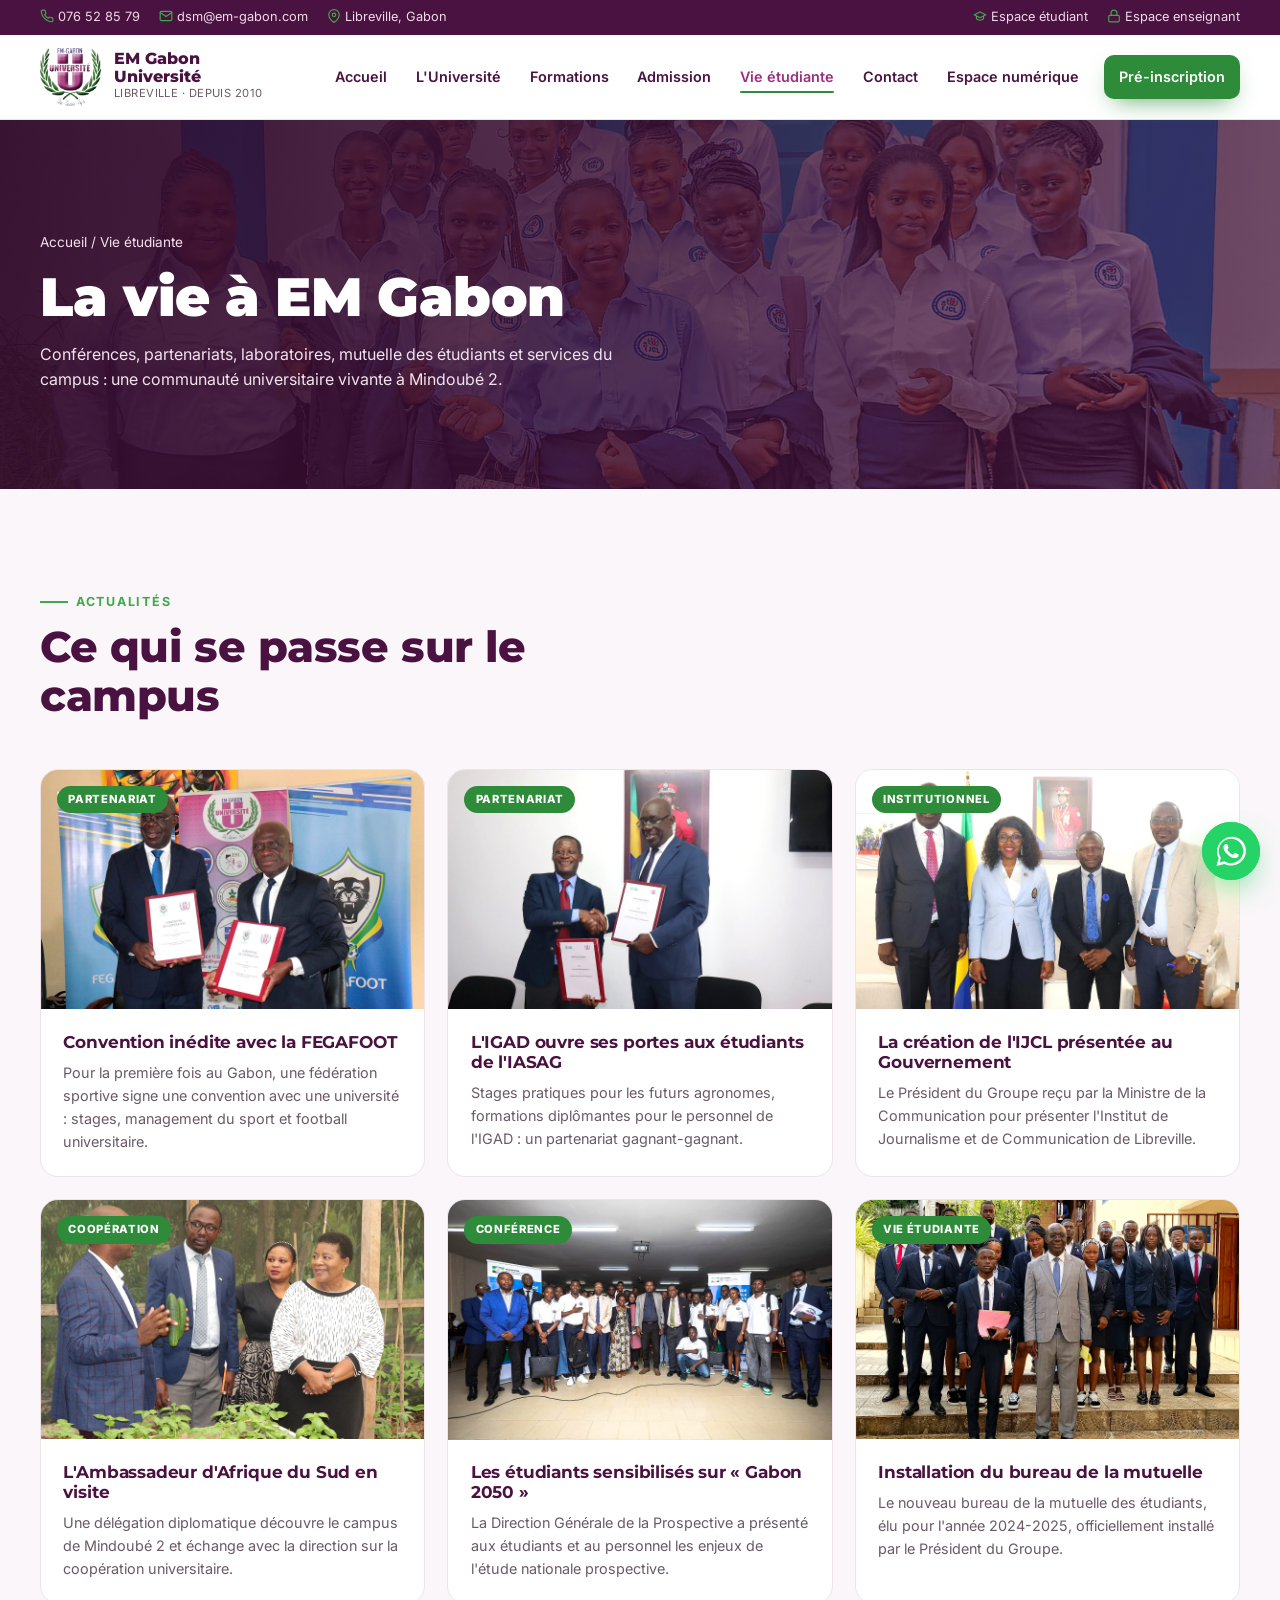
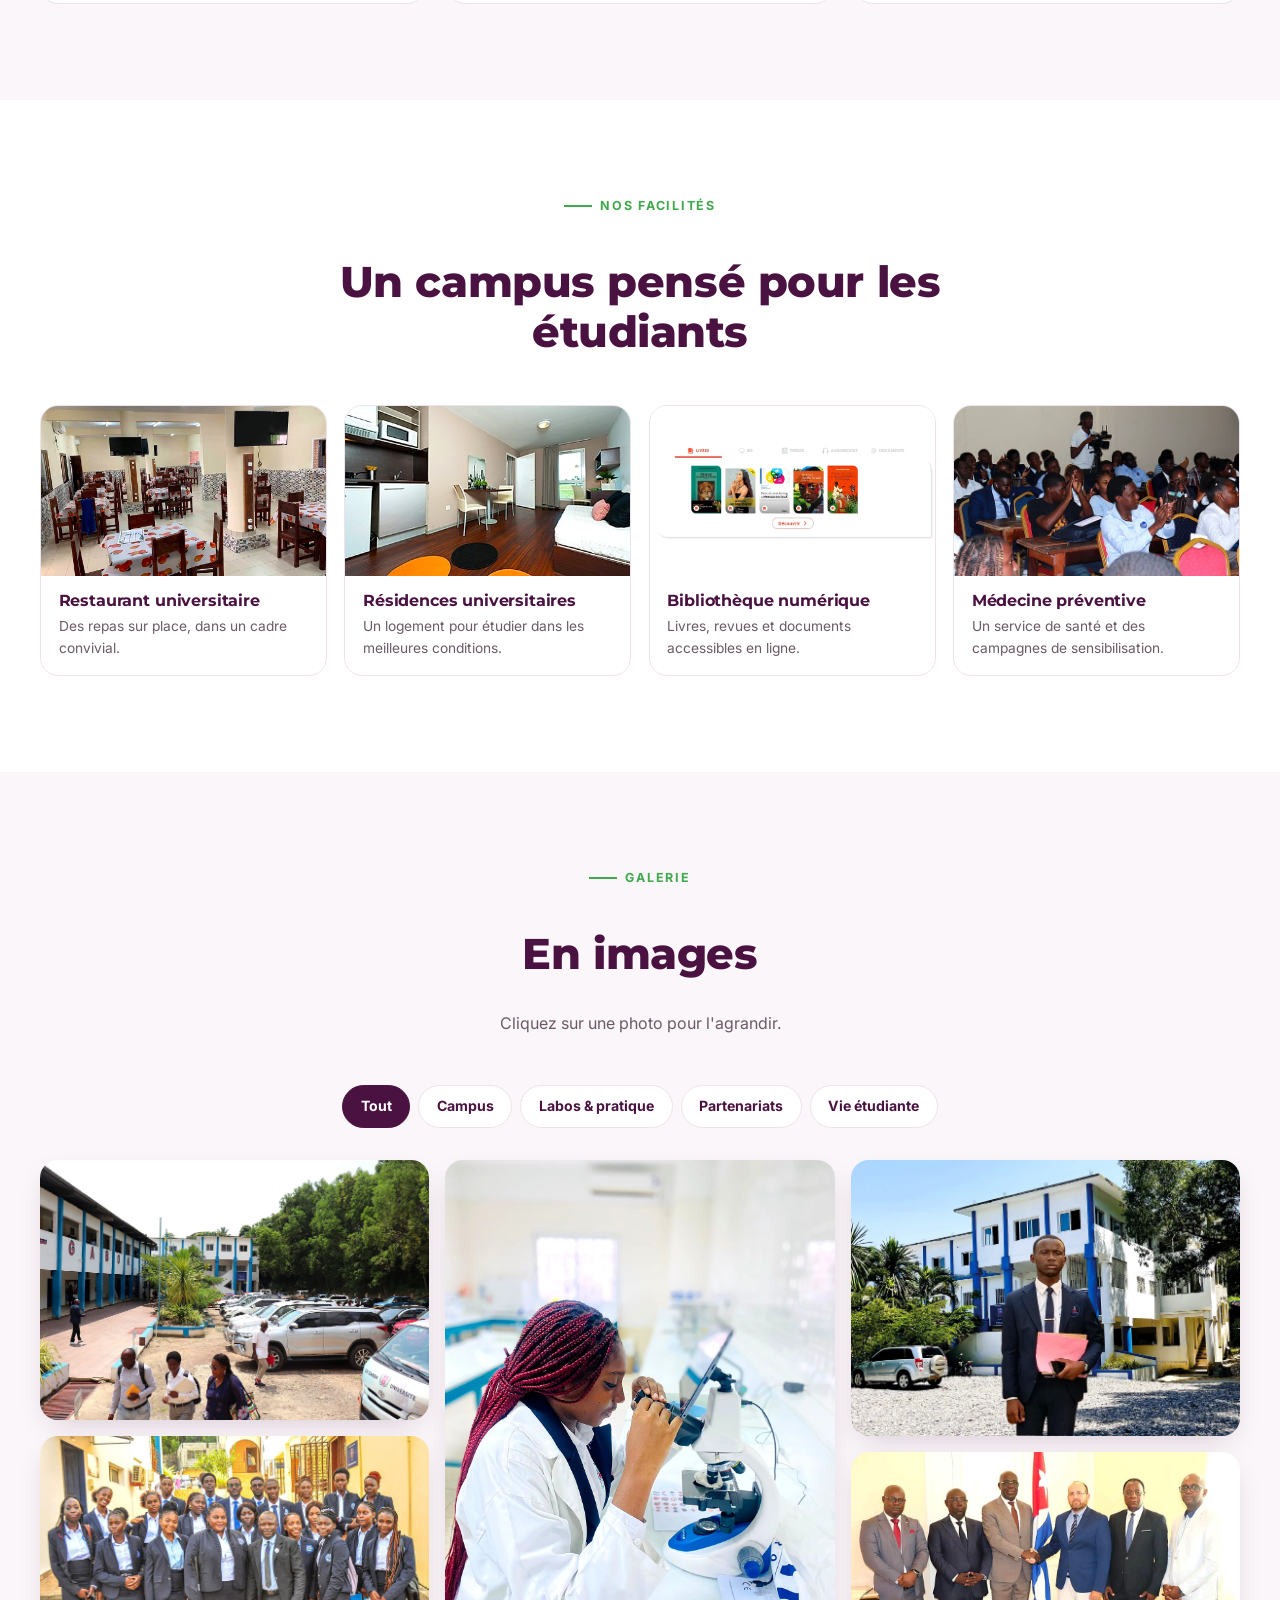
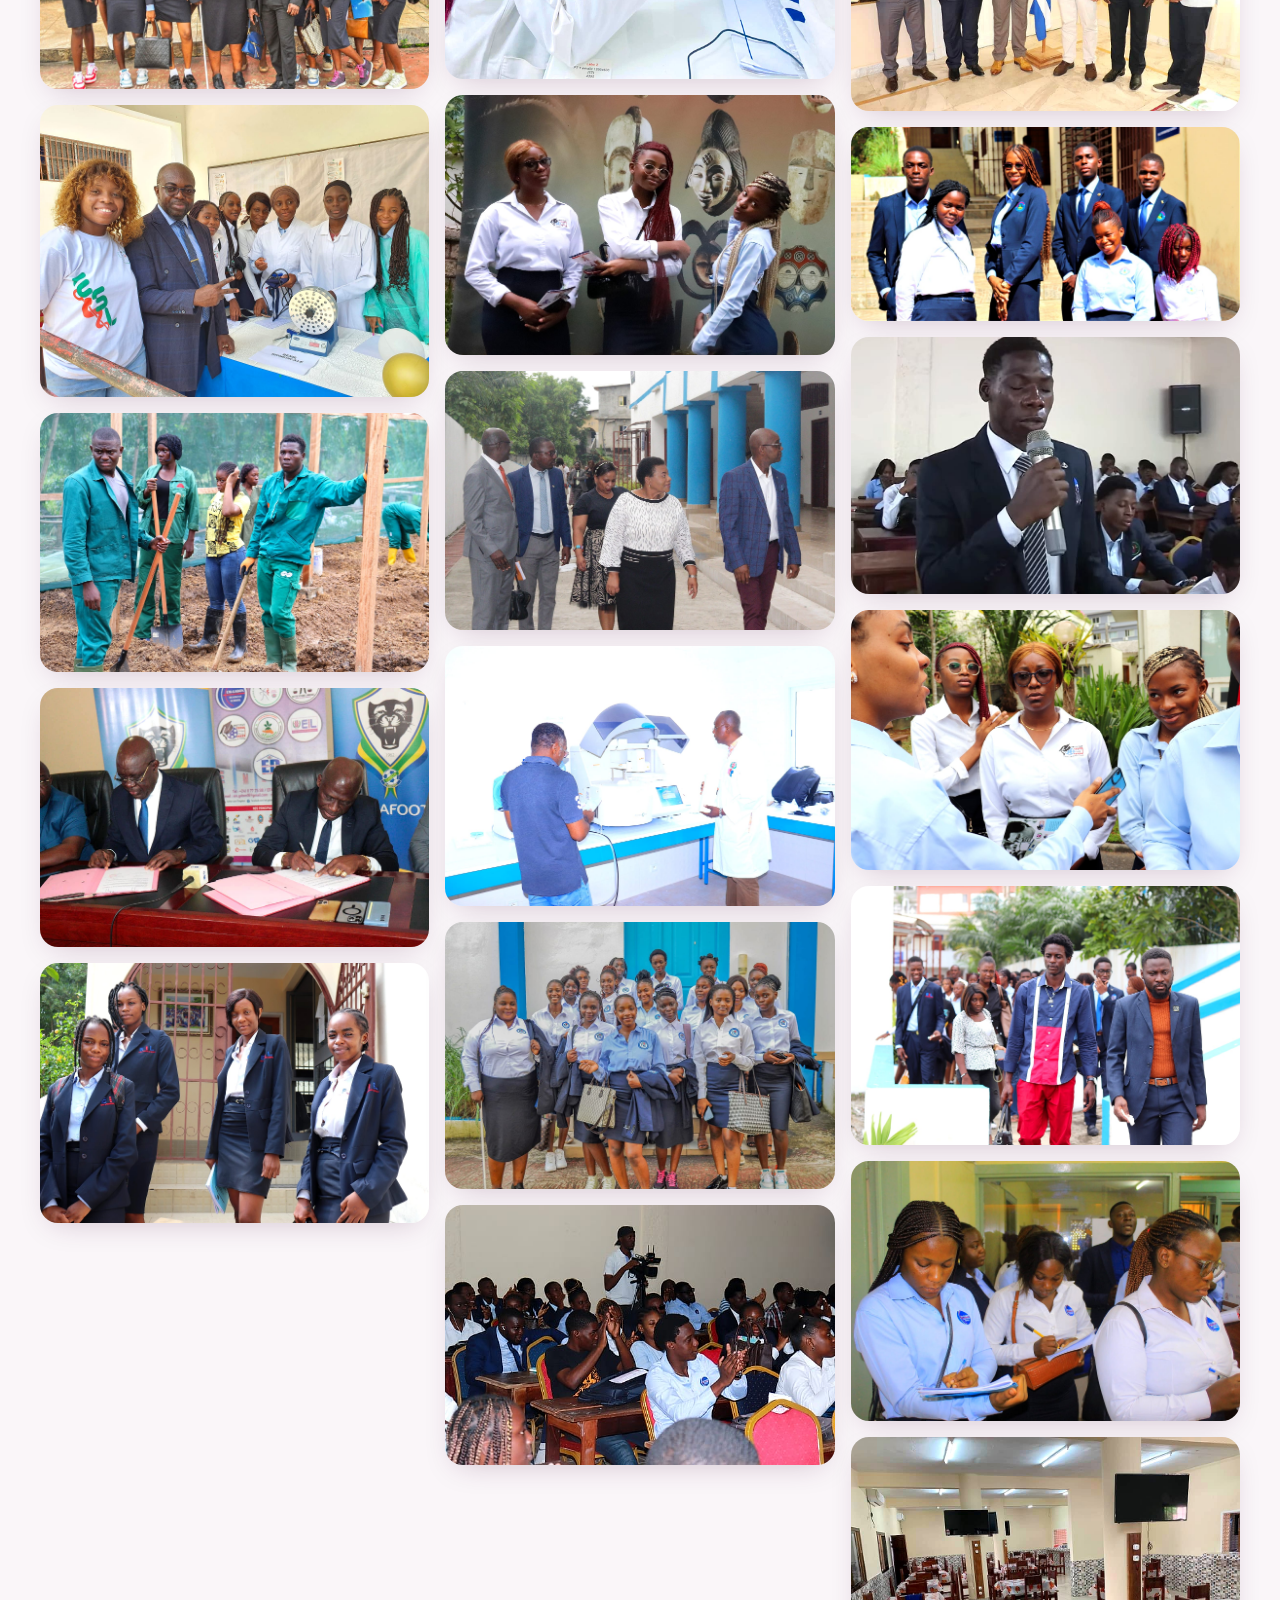
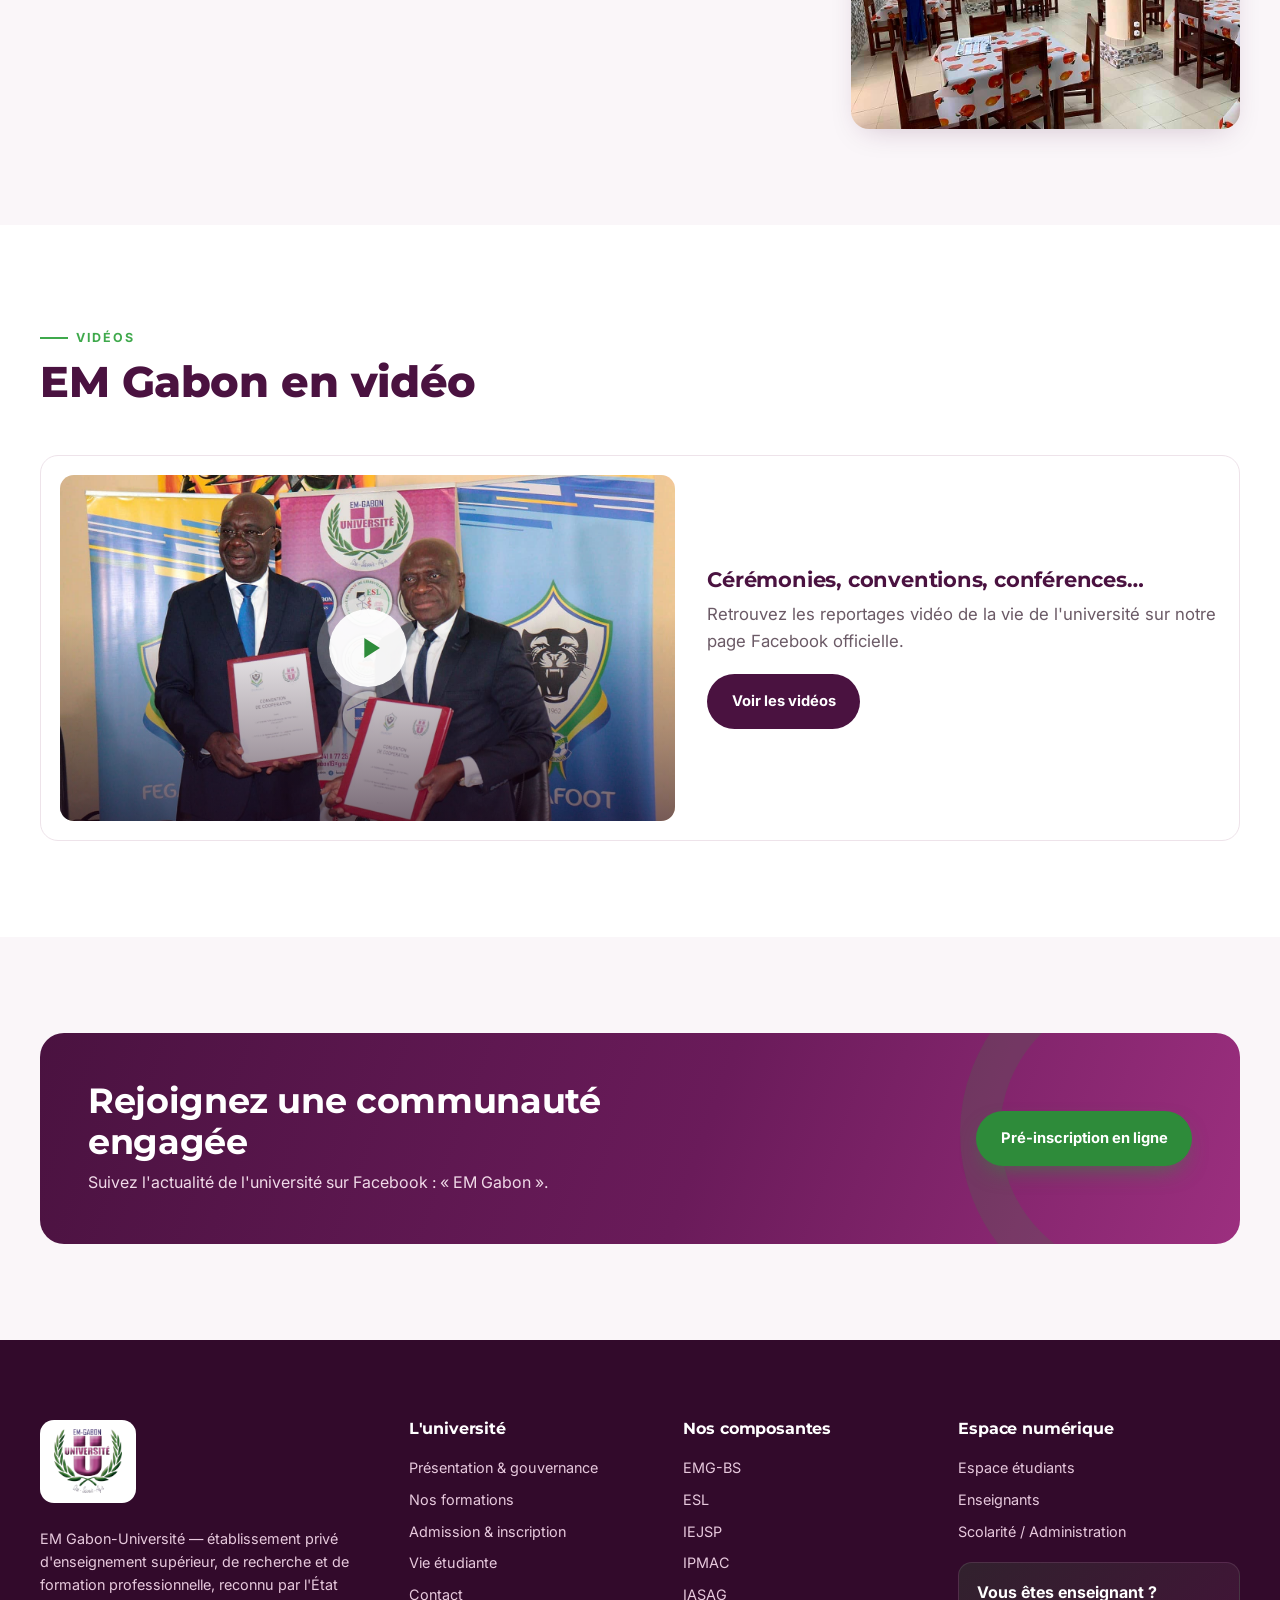
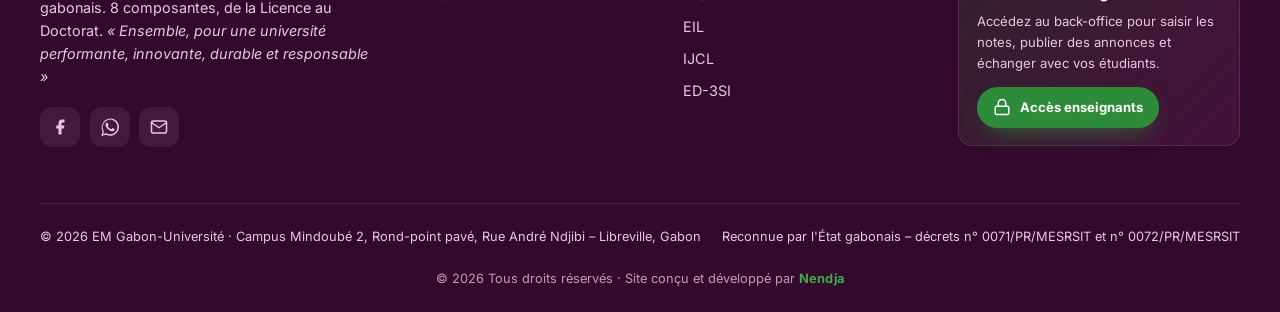
<file: vie-etudiante.html>
<!doctype html>
<html lang="fr">
<head>
<meta charset="utf-8">
<meta name="viewport" content="width=device-width, initial-scale=1">
<meta name="color-scheme" content="only light">
<meta name="theme-color" content="#4a1240">
<title>Vie étudiante – EM Gabon-Université</title>
<meta name="description" content="Actualités, galerie, vidéos et services aux étudiants d'EM Gabon-Université : restaurant, résidences, bibliothèque numérique, médecine préventive.">
<link rel="icon" href="assets/img/logo-emgu.png">
<link rel="preconnect" href="https://fonts.googleapis.com"><link rel="preconnect" href="https://fonts.gstatic.com" crossorigin>
<link href="https://fonts.googleapis.com/css2?family=Inter:wght@400;500;600;700&family=Montserrat:wght@600;700;800;900&display=swap" rel="stylesheet">
<link rel="stylesheet" href="assets/css/style.css">
</head>
<body data-page="vie-etudiante">
<div id="site-header"></div>

<header class="page-hero">
  <img class="bg" src="assets/img/etudiantes-uniforme.jpg" alt="" style="object-position:center 35%">
  <div class="wrap">
    <p class="crumbs"><a href="index.html">Accueil</a> / Vie étudiante</p>
    <h1>La vie à EM Gabon</h1>
    <p>Conférences, partenariats, laboratoires, mutuelle des étudiants et services du campus : une communauté universitaire vivante à Mindoubé 2.</p>
  </div>
</header>

<section>
  <div class="wrap">
    <div class="sec-head"><div><span class="eyebrow rv">Actualités</span><h2 class="rv d1">Ce qui se passe sur le campus</h2></div></div>
    <div class="news" id="news"></div>
  </div>
</section>

<section class="bg-white">
  <div class="wrap">
    <div class="center"><div class="sec-head"><span class="eyebrow">Nos facilités</span><h2>Un campus pensé pour les étudiants</h2></div></div>
    <div class="facil">
      <div class="fac rv"><div class="ph"><img src="assets/img/restaurant.jpg" alt="Restaurant universitaire" loading="lazy"></div><div class="bd"><h3>Restaurant universitaire</h3><p>Des repas sur place, dans un cadre convivial.</p></div></div>
      <div class="fac rv d1"><div class="ph"><img src="assets/img/residence.jpg" alt="Résidence universitaire" loading="lazy"></div><div class="bd"><h3>Résidences universitaires</h3><p>Un logement pour étudier dans les meilleures conditions.</p></div></div>
      <div class="fac rv d2"><div class="ph"><img src="assets/img/bibliotheque.jpg" alt="Bibliothèque numérique" loading="lazy" style="object-fit:contain;background:#fff"></div><div class="bd"><h3>Bibliothèque numérique</h3><p>Livres, revues et documents accessibles en ligne.</p></div></div>
      <div class="fac rv d3"><div class="ph"><img src="assets/img/conference-sante.jpg" alt="Médecine préventive" loading="lazy"></div><div class="bd"><h3>Médecine préventive</h3><p>Un service de santé et des campagnes de sensibilisation.</p></div></div>
    </div>
  </div>
</section>

<section>
  <div class="wrap">
    <div class="center"><div class="sec-head"><span class="eyebrow">Galerie</span><h2>En images</h2><p>Cliquez sur une photo pour l'agrandir.</p></div></div>
    <div class="filters" id="gallery-filters"></div>
    <div class="gallery" id="gallery"></div>
  </div>
</section>

<section class="bg-white">
  <div class="wrap">
    <div class="sec-head"><div><span class="eyebrow rv">Vidéos</span><h2 class="rv d1">EM Gabon en vidéo</h2></div></div>
    <div class="videos rv">
      <a class="vthumb" href="https://www.facebook.com/ecoledemanagement/videos/" target="_blank" rel="noopener" aria-label="Voir les vidéos sur Facebook"><img src="assets/img/fegafoot-convention.jpg" alt="" loading="lazy"><span class="vplay"><span><svg viewBox="0 0 24 24" fill="currentColor"><path d="M8 5v14l11-7z"/></svg></span></span></a>
      <div>
        <h3 style="color:var(--navy);font-size:1.3rem;margin-bottom:.6rem">Cérémonies, conventions, conférences…</h3>
        <p class="lead-p" style="margin-bottom:1.2rem">Retrouvez les reportages vidéo de la vie de l'université sur notre page Facebook officielle.</p>
        <a class="btn btn-navy" href="https://www.facebook.com/ecoledemanagement/videos/" target="_blank" rel="noopener">Voir les vidéos</a>
      </div>
    </div>
  </div>
</section>

<section>
  <div class="wrap"><div class="band rv">
    <div><h2>Rejoignez une communauté engagée</h2><p>Suivez l'actualité de l'université sur Facebook : « EM Gabon ».</p></div>
    <a class="btn btn-orange" href="admission.html#preinscription">Pré-inscription en ligne</a>
  </div></div>
</section>

<div id="site-footer"></div>
<script src="assets/js/data.js"></script>
<script src="assets/js/config.js"></script>
<script src="assets/js/store.js"></script>
<script src="assets/js/main.js"></script>
</body>
</html>
</file>
<file: assets/css/style.css>
/* =========================================================
   EM Gabon-Université · Feuille de style
   ========================================================= */
:root{
  color-scheme:only light;
  --navy:#4a1240; --navy-2:#6a1b5a; --blue:#9c2f7f; --sky:#c0569f; --sky-2:#f7e6f1;
  --orange:#2e8b3a; --orange-2:#3fa94c; --gold:#d4a52b;
  --ink:#26121f; --muted:#6b5a66; --line:#eee3ea; --bg:#faf6f9; --card:#fff;
  --ok:#16a34a; --warn:#d97706; --bad:#dc2626;
  --r:18px; --r-sm:12px; --shadow:0 10px 30px -12px rgba(74,18,64,.25); --shadow-lg:0 30px 60px -20px rgba(74,18,64,.35);
  --font-h:"Montserrat",system-ui,sans-serif; --font:"Inter",system-ui,sans-serif;
  --wrap:1200px;
}
*{box-sizing:border-box;margin:0;padding:0}
html{scroll-behavior:smooth}
body{font-family:var(--font);color:var(--ink);background:var(--bg);line-height:1.6;-webkit-font-smoothing:antialiased;overflow-x:hidden}
img{max-width:100%;display:block}
a{color:inherit;text-decoration:none}
button,input,select,textarea{font:inherit;color:inherit}
h1,h2,h3,h4{font-family:var(--font-h);line-height:1.15;letter-spacing:-.01em}
.wrap{width:min(var(--wrap),100% - 32px);margin-inline:auto}
.sr-only{position:absolute;width:1px;height:1px;overflow:hidden;clip:rect(0 0 0 0)}

/* ---------- Boutons ---------- */
.btn{display:inline-flex;align-items:center;gap:.55rem;padding:.85rem 1.4rem;border-radius:999px;font-weight:700;font-size:.92rem;border:2px solid transparent;cursor:pointer;transition:.25s;white-space:nowrap}
.btn svg{width:18px;height:18px}
.btn-orange{background:var(--orange);color:#fff;box-shadow:0 10px 24px -10px rgba(46,139,58,.8)}
.btn-orange:hover{background:var(--orange-2);transform:translateY(-2px)}
.btn-ghost{border-color:rgba(255,255,255,.55);color:#fff}
.btn-ghost:hover{background:#fff;color:var(--navy)}
.btn-navy{background:var(--navy);color:#fff}
.btn-navy:hover{background:var(--blue)}
.btn-line{border-color:var(--line);background:#fff;color:var(--navy)}
.btn-line:hover{border-color:var(--blue);color:var(--blue)}
.btn-sm{padding:.5rem .9rem;font-size:.82rem}

/* ---------- Top bar & header ---------- */
.topbar{background:var(--navy);color:#f0d9e8;font-size:.8rem}
.topbar .wrap{display:flex;justify-content:space-between;gap:1rem;padding:.45rem 0;flex-wrap:wrap}
.topbar a:hover{color:#fff}
.topbar .tb-l,.topbar .tb-r{display:flex;gap:1.2rem;align-items:center;flex-wrap:wrap}
.topbar svg{width:14px;height:14px;vertical-align:-2px;margin-right:4px;color:var(--orange-2)}
.header{position:sticky;top:0;z-index:50;background:rgba(255,255,255,.92);backdrop-filter:blur(12px);border-bottom:1px solid var(--line);transition:.3s}
.header.scrolled{box-shadow:0 8px 30px -18px rgba(74,18,64,.4)}
.header .wrap{display:flex;align-items:center;justify-content:space-between;gap:1rem;height:84px;transition:height .3s}
.header.scrolled .wrap{height:68px}
.brand{display:flex;align-items:center;gap:.8rem}
.brand img{height:58px;width:auto;transition:.3s}
.header.scrolled .brand img{height:48px}
.brand b{display:block;font-family:var(--font-h);font-weight:800;color:var(--navy);font-size:1rem;line-height:1.1}
.brand small{display:block;font-size:.7rem;color:var(--muted);letter-spacing:.04em;text-transform:uppercase}
.nav{display:flex;align-items:center;gap:.2rem}
.nav a{padding:.55rem .8rem;border-radius:10px;font-weight:600;font-size:.9rem;color:var(--navy);position:relative}
.nav a:hover{color:var(--blue);background:var(--sky-2)}
.nav a.active{color:var(--blue)}
.nav a.active::after{content:"";position:absolute;left:.8rem;right:.8rem;bottom:.25rem;height:2px;background:var(--orange);border-radius:2px}
.nav .btn{margin-left:.6rem}
.burger{display:none;background:none;border:0;width:44px;height:44px;cursor:pointer;border-radius:10px}
.burger span{display:block;width:24px;height:2px;background:var(--navy);margin:5px auto;transition:.3s}
@media (max-width:1020px){
  .burger{display:block}
  .nav{position:fixed;inset:68px 0 auto 0;background:#fff;flex-direction:column;align-items:stretch;padding:1rem;gap:.2rem;box-shadow:var(--shadow-lg);transform:translateY(-12px);opacity:0;visibility:hidden;pointer-events:none;transition:.3s;max-height:calc(100vh - 68px);overflow:auto}
  .header .wrap{height:68px}
  .nav.open{transform:none;opacity:1;visibility:visible;pointer-events:auto}
  .nav a{padding:.9rem 1rem}
  .nav .btn{margin:.5rem 0 0;justify-content:center}
  .topbar .tb-r{display:none}
  .brand small{display:none}
}
@media (max-width:640px){.topbar{display:none}.hero-dots{display:none!important}.hero .wrap{padding:4rem 0 8rem!important}
}

/* ---------- Hero ---------- */
.hero{position:relative;min-height:88vh;display:grid;align-items:center;color:#fff;overflow:hidden;isolation:isolate}
.hero-slides,.hero-slides figure{position:absolute;inset:0;z-index:-2}
.hero-slides figure{opacity:0;transition:opacity 1.4s ease}
.hero-slides figure.on{opacity:1}
.hero-slides img{width:100%;height:100%;object-fit:cover;transform:scale(1.08)}
.hero-slides figure.on img{animation:kenburns 9s ease-out forwards}
@keyframes kenburns{from{transform:scale(1.12)}to{transform:scale(1)}}
.hero::before{content:"";position:absolute;inset:0;z-index:-1;background:linear-gradient(100deg,rgba(50,10,43,.95) 0%,rgba(74,18,64,.78) 42%,rgba(74,18,64,.15) 100%)}
.hero .wrap{padding:6rem 0 9rem}
.eyebrow{display:inline-flex;align-items:center;gap:.5rem;font-weight:700;font-size:.78rem;letter-spacing:.14em;text-transform:uppercase;color:var(--orange-2)}
.eyebrow::before{content:"";width:28px;height:2px;background:currentColor}
.hero h1{font-size:clamp(2.3rem,5.4vw,4.3rem);font-weight:900;max-width:14ch;margin:1rem 0 1.2rem}
.hero h1 em{font-style:normal;background:linear-gradient(90deg,var(--orange-2),var(--gold));-webkit-background-clip:text;background-clip:text;color:transparent}
.hero p.lead{font-size:1.12rem;max-width:52ch;color:#f3e2ee}
.hero .cta{display:flex;gap:.8rem;margin-top:2rem;flex-wrap:wrap}
.hero-dots{position:absolute;right:32px;bottom:150px;display:flex;flex-direction:column;gap:10px}
.hero-dots button{width:10px;height:10px;border-radius:50%;border:2px solid #fff;background:transparent;cursor:pointer;transition:.3s}
.hero-dots button.on{background:var(--orange);border-color:var(--orange);height:28px;border-radius:6px}
.wave{position:absolute;left:0;right:0;bottom:-1px;width:100%;height:110px;z-index:0}
.wave path{animation:wave 10s ease-in-out infinite alternate}
.wave path:nth-child(2){animation-duration:14s;animation-direction:alternate-reverse}
@keyframes wave{to{transform:translateX(-60px)}}

.stats{position:relative;z-index:3;margin-top:-80px}
.stats .grid{display:grid;grid-template-columns:repeat(4,1fr);background:var(--navy);color:#fff;border-radius:var(--r);box-shadow:var(--shadow-lg);overflow:hidden}
.stat{padding:1.8rem 1.4rem;display:flex;gap:1rem;align-items:center;border-right:1px solid rgba(255,255,255,.1)}
.stat:last-child{border:0}
.stat .ic{width:52px;height:52px;border-radius:14px;display:grid;place-items:center;background:rgba(46,139,58,.15);color:var(--orange-2);flex:none}
.stat .ic svg{width:26px;height:26px}
.stat b{font-family:var(--font-h);font-size:2rem;font-weight:800;display:block;line-height:1}
.stat span{font-size:.82rem;color:#e7c9dd}
@media (max-width:860px){.stats .grid{grid-template-columns:1fr 1fr}.stat:nth-child(2){border-right:0}.stat{border-bottom:1px solid rgba(255,255,255,.1)}}
@media (max-width:480px){.stats .grid{grid-template-columns:1fr}.stat{border-right:0}}

/* ---------- Sections ---------- */
section{padding:6rem 0}
.sec-head{display:flex;justify-content:space-between;align-items:end;gap:2rem;margin-bottom:3rem;flex-wrap:wrap}
.sec-head h2{font-size:clamp(1.8rem,3.4vw,2.7rem);color:var(--navy);font-weight:800;max-width:22ch;margin-top:.6rem}
.sec-head p{max-width:48ch;color:var(--muted)}
.center{text-align:center}
.center .sec-head{justify-content:center;text-align:center;flex-direction:column;align-items:center}
.bg-white{background:#fff}
.bg-navy{background:var(--navy);color:#fff}
.bg-navy .sec-head h2{color:#fff}
.bg-navy .sec-head p{color:#e7c9dd}

/* Page hero (pages internes) */
.page-hero{position:relative;color:#fff;padding:7rem 0 6rem;overflow:hidden;isolation:isolate}
.page-hero img.bg{position:absolute;inset:0;width:100%;height:100%;object-fit:cover;z-index:-2}
.page-hero::before{content:"";position:absolute;inset:0;z-index:-1;background:linear-gradient(100deg,rgba(50,10,43,.95),rgba(74,18,64,.65))}
.page-hero h1{font-size:clamp(2rem,4.5vw,3.4rem);font-weight:900;margin:.8rem 0}
.page-hero p{max-width:60ch;color:#f3e2ee}
.crumbs{font-size:.85rem;color:#e7c9dd}
.crumbs a:hover{color:#fff}

/* ---------- Cartes formations ---------- */
.tabs{display:flex;gap:.5rem;flex-wrap:wrap;margin-bottom:2rem}
.tab{padding:.6rem 1.1rem;border-radius:999px;border:1.5px solid var(--line);background:#fff;font-weight:700;font-size:.88rem;cursor:pointer;color:var(--navy);transition:.2s}
.tab:hover{border-color:var(--blue)}
.tab.on{background:var(--navy);border-color:var(--navy);color:#fff}
.tab .n{display:inline-grid;place-items:center;min-width:22px;height:22px;border-radius:99px;background:var(--sky-2);color:var(--blue);font-size:.72rem;margin-left:.35rem;padding:0 6px}
.tab.on .n{background:var(--orange);color:#fff}
.cards{display:grid;grid-template-columns:repeat(auto-fill,minmax(260px,1fr));gap:1.3rem}
.fcard{background:#fff;border:1px solid var(--line);border-radius:var(--r);padding:1.6rem;position:relative;transition:.3s;display:flex;flex-direction:column;gap:.7rem;overflow:hidden}
.fcard::after{content:"";position:absolute;left:0;top:0;height:4px;width:0;background:linear-gradient(90deg,var(--orange),var(--gold));transition:.4s}
.fcard:hover{transform:translateY(-6px);box-shadow:var(--shadow);border-color:transparent}
.fcard:hover::after{width:100%}
.fcard .ic{width:54px;height:54px;border-radius:14px;background:var(--navy);color:#fff;display:grid;place-items:center;transition:.3s}
.fcard:hover .ic{background:var(--orange);transform:rotate(-6deg)}
.fcard .ic svg{width:26px;height:26px}
.fcard h3{font-size:1.05rem;color:var(--navy)}
.fcard p{font-size:.9rem;color:var(--muted);flex:1}
.fcard .tag{position:absolute;top:1.3rem;right:1.3rem;font-size:.7rem;font-weight:800;letter-spacing:.06em;text-transform:uppercase;padding:.25rem .6rem;border-radius:99px;background:var(--sky-2);color:var(--blue)}
.fcard .tag.m{background:#e8f5e9;color:var(--orange)}
.fcard .tag.c{background:#fdf4dc;color:#a36d05}
.fcard .more{font-weight:700;color:var(--blue);font-size:.88rem;display:inline-flex;gap:.3rem;align-items:center;cursor:pointer;background:none;border:0;padding:0}
.fcard .more:hover{gap:.6rem}

/* ---------- Split / feature ---------- */
.split{display:grid;grid-template-columns:1.05fr 1fr;gap:4rem;align-items:center}
@media (max-width:900px){.split{grid-template-columns:1fr;gap:2.5rem}}
.mosaic{display:grid;grid-template-columns:1fr 1fr;grid-template-rows:220px 220px;gap:1rem;position:relative}
.mosaic img{width:100%;height:100%;object-fit:cover;border-radius:var(--r);box-shadow:var(--shadow)}
.mosaic img:first-child{grid-row:span 2}
.mosaic .badge{position:absolute;left:-18px;bottom:28px;background:var(--orange);color:#fff;border-radius:var(--r);padding:1rem 1.3rem;box-shadow:var(--shadow-lg);font-family:var(--font-h)}
.mosaic .badge b{font-size:2rem;display:block;line-height:1}
.mosaic .badge span{font-size:.8rem}
@media (max-width:560px){.mosaic{grid-template-rows:170px 170px}.mosaic .badge{left:8px}}
.checks{list-style:none;display:grid;gap:.9rem;margin:1.6rem 0 2rem}
.checks li{display:flex;gap:.8rem;align-items:flex-start}
.checks li::before{content:"";flex:none;width:24px;height:24px;border-radius:50%;background:var(--orange) url("data:image/svg+xml,%3Csvg xmlns='http://www.w3.org/2000/svg' viewBox='0 0 24 24' fill='none' stroke='white' stroke-width='3'%3E%3Cpath d='M5 12l5 5 9-10'/%3E%3C/svg%3E") center/14px no-repeat;margin-top:2px}
.lead-p{color:var(--muted);font-size:1.05rem}

/* ---------- Valeurs / pillars ---------- */
.pillars{display:grid;grid-template-columns:repeat(4,1fr);gap:1.2rem}
@media (max-width:900px){.pillars{grid-template-columns:1fr 1fr}}
@media (max-width:520px){.pillars{grid-template-columns:1fr}}
.pillar{padding:2rem 1.6rem;border-radius:var(--r);background:rgba(255,255,255,.06);border:1px solid rgba(255,255,255,.1);transition:.3s}
.pillar:hover{background:rgba(255,255,255,.1);transform:translateY(-4px)}
.pillar .num{font-family:var(--font-h);font-weight:900;font-size:2.4rem;color:var(--orange-2);opacity:.9}
.pillar h3{margin:.6rem 0 .5rem;font-size:1.1rem}
.pillar p{color:#e7c9dd;font-size:.92rem}

/* ---------- Galerie ---------- */
.filters{display:flex;gap:.5rem;flex-wrap:wrap;justify-content:center;margin-bottom:2rem}
.gallery{columns:3 280px;column-gap:1rem}
.gallery figure{break-inside:avoid;margin-bottom:1rem;position:relative;border-radius:var(--r);overflow:hidden;cursor:zoom-in;box-shadow:var(--shadow)}
.gallery img{width:100%;transition:transform .6s}
.gallery figure:hover img{transform:scale(1.06)}
.gallery figcaption{position:absolute;inset:auto 0 0 0;padding:2.5rem 1rem .9rem;color:#fff;font-weight:600;font-size:.9rem;background:linear-gradient(transparent,rgba(50,10,43,.9));transform:translateY(40%);opacity:0;transition:.35s}
.gallery figure:hover figcaption{transform:none;opacity:1}
.gallery figcaption small{display:block;color:var(--orange-2);font-size:.72rem;text-transform:uppercase;letter-spacing:.1em}
.gallery figure.hide{display:none}
.lightbox{position:fixed;inset:0;background:rgba(30,6,26,.94);z-index:200;display:none;align-items:center;justify-content:center;padding:2rem}
.lightbox.on{display:flex}
.lightbox img{max-height:84vh;max-width:92vw;border-radius:12px;box-shadow:0 20px 60px rgba(0,0,0,.6)}
.lightbox p{position:absolute;bottom:1.2rem;left:0;right:0;text-align:center;color:#fff;font-weight:600}
.lightbox button{position:absolute;background:rgba(255,255,255,.12);border:0;color:#fff;width:48px;height:48px;border-radius:50%;cursor:pointer;font-size:1.4rem}
.lightbox button:hover{background:var(--orange)}
.lb-x{top:1.2rem;right:1.2rem}.lb-p{left:1.2rem;top:50%}.lb-n{right:1.2rem;top:50%}

/* ---------- Actualités ---------- */
.news{display:grid;grid-template-columns:repeat(3,1fr);gap:1.4rem}
@media (max-width:900px){.news{grid-template-columns:1fr 1fr}}
@media (max-width:600px){.news{grid-template-columns:1fr}}
.ncard{background:#fff;border-radius:var(--r);overflow:hidden;border:1px solid var(--line);transition:.3s;display:flex;flex-direction:column}
.ncard:hover{box-shadow:var(--shadow);transform:translateY(-5px)}
.ncard .ph{aspect-ratio:16/10;overflow:hidden;position:relative}
.ncard .ph img{width:100%;height:100%;object-fit:cover;transition:.6s}
.ncard:hover .ph img{transform:scale(1.07)}
.ncard .cat{position:absolute;top:1rem;left:1rem;background:var(--orange);color:#fff;font-size:.7rem;font-weight:800;padding:.3rem .7rem;border-radius:99px;text-transform:uppercase;letter-spacing:.06em}
.ncard .bd{padding:1.4rem;display:flex;flex-direction:column;gap:.6rem;flex:1}
.ncard h3{font-size:1.08rem;color:var(--navy)}
.ncard p{font-size:.9rem;color:var(--muted)}

/* ---------- Témoignages ---------- */
.testi{position:relative;max-width:820px;margin:auto;text-align:center}
.testi blockquote{font-family:var(--font-h);font-size:clamp(1.15rem,2.2vw,1.5rem);font-weight:600;line-height:1.5;color:#fff;min-height:7.5em;transition:opacity .4s}
.testi cite{display:block;margin-top:1.2rem;font-style:normal;color:var(--orange-2);font-weight:700}
.testi cite span{display:block;color:#e7c9dd;font-weight:500;font-size:.88rem}
.testi .dots{display:flex;gap:8px;justify-content:center;margin-top:1.6rem}
.testi .dots button{width:10px;height:10px;border-radius:99px;border:0;background:rgba(255,255,255,.3);cursor:pointer;transition:.3s}
.testi .dots button.on{width:30px;background:var(--orange)}

/* ---------- Partenaires marquee ---------- */
.marquee{overflow:hidden;mask-image:linear-gradient(90deg,transparent,#000 10%,#000 90%,transparent)}
.marquee .track{display:flex;gap:1rem;width:max-content;animation:marq 38s linear infinite}
.marquee:hover .track{animation-play-state:paused}
@keyframes marq{to{transform:translateX(-50%)}}
.partner{display:flex;align-items:center;gap:.8rem;padding:1rem 1.4rem;background:#fff;border:1px solid var(--line);border-radius:14px;min-width:250px}
.partner .pl{width:44px;height:44px;border-radius:12px;display:grid;place-items:center;font-family:var(--font-h);font-weight:900;color:#fff;font-size:.8rem;flex:none}
.partner b{display:block;color:var(--navy);font-size:.9rem;line-height:1.2}
.partner small{color:var(--muted);font-size:.75rem}

/* ---------- CTA band ---------- */
.band{background:linear-gradient(110deg,var(--navy) 0%,var(--navy-2) 55%,var(--blue) 100%);border-radius:24px;padding:3rem;color:#fff;display:flex;justify-content:space-between;align-items:center;gap:2rem;position:relative;overflow:hidden;flex-wrap:wrap}
.band::after{content:"";position:absolute;right:-80px;top:-80px;width:280px;height:280px;border-radius:50%;border:40px solid rgba(46,139,58,.18)}
.band h2{font-size:clamp(1.5rem,3vw,2.2rem);max-width:24ch}
.band p{color:#f0d9e8;margin-top:.5rem}
.band > *{position:relative;z-index:1}

/* ---------- Formulaires ---------- */
.form{display:grid;gap:1rem}
.form .row{display:grid;grid-template-columns:1fr 1fr;gap:1rem}
@media (max-width:620px){.form .row{grid-template-columns:1fr}}
.field label{display:block;font-weight:600;font-size:.85rem;margin-bottom:.35rem;color:var(--navy)}
.field input,.field select,.field textarea{width:100%;padding:.8rem 1rem;border:1.5px solid var(--line);border-radius:var(--r-sm);background:#fff;transition:.2s;outline:none}
.field input:focus,.field select:focus,.field textarea:focus{border-color:var(--blue);box-shadow:0 0 0 4px rgba(156,47,127,.12)}
.field textarea{min-height:130px;resize:vertical}
.panel{background:#fff;border:1px solid var(--line);border-radius:var(--r);padding:2rem;box-shadow:var(--shadow)}
.steps{display:flex;gap:.5rem;margin-bottom:1.5rem}
.steps span{flex:1;height:6px;border-radius:99px;background:var(--line);transition:.4s}
.steps span.on{background:linear-gradient(90deg,var(--orange),var(--gold))}
.fstep{display:none;animation:fade .4s}
.fstep.on{display:grid;gap:1rem}
@keyframes fade{from{opacity:0;transform:translateY(8px)}to{opacity:1;transform:none}}

/* ---------- Contact ---------- */
.cinfo{display:grid;gap:1rem}
.citem{display:flex;gap:1rem;padding:1.2rem;background:#fff;border-radius:var(--r);border:1px solid var(--line);transition:.25s}
.citem:hover{border-color:var(--blue);transform:translateX(4px)}
.citem .ic{width:48px;height:48px;border-radius:12px;background:var(--sky-2);color:var(--blue);display:grid;place-items:center;flex:none}
.citem .ic svg{width:22px;height:22px}
.citem b{display:block;color:var(--navy)}
.citem span{color:var(--muted);font-size:.9rem}
.map{border:0;width:100%;height:380px;border-radius:var(--r);box-shadow:var(--shadow);margin-top:3rem}

/* ---------- FAQ ---------- */
.faq details{background:#fff;border:1px solid var(--line);border-radius:var(--r-sm);margin-bottom:.8rem;overflow:hidden}
.faq summary{padding:1.1rem 1.3rem;font-weight:700;color:var(--navy);cursor:pointer;list-style:none;display:flex;justify-content:space-between;gap:1rem}
.faq summary::after{content:"+";font-size:1.4rem;color:var(--orange);transition:.3s;line-height:1}
.faq details[open] summary::after{transform:rotate(45deg)}
.faq details p{padding:0 1.3rem 1.2rem;color:var(--muted)}

/* ---------- Timeline ---------- */
.timeline{position:relative;padding-left:2rem;border-left:2px dashed var(--line);display:grid;gap:2rem}
.tl{position:relative}
.tl::before{content:"";position:absolute;left:calc(-2rem - 9px);top:4px;width:16px;height:16px;border-radius:50%;background:var(--orange);box-shadow:0 0 0 5px #e8f5e9}
.tl b{font-family:var(--font-h);color:var(--blue)}
.tl h4{color:var(--navy);margin:.2rem 0}
.tl p{color:var(--muted);font-size:.93rem}

/* ---------- Footer ---------- */
.footer{background:#320a2b;color:#e7c9dd;padding:5rem 0 0;position:relative}
.footer .grid{display:grid;grid-template-columns:1.4fr 1fr 1fr 1.2fr;gap:2.5rem}
@media (max-width:900px){.footer .grid{grid-template-columns:1fr 1fr}}
@media (max-width:560px){.footer .grid{grid-template-columns:1fr}}
.footer h4{color:#fff;font-size:1rem;margin-bottom:1.1rem}
.footer ul{list-style:none;display:grid;gap:.55rem;font-size:.9rem}
.footer a:hover{color:var(--orange-2)}
.footer .logo-w{background:#fff;border-radius:14px;padding:.6rem .9rem;display:inline-block;margin-bottom:1rem}
.footer .logo-w img{height:64px}
.footer p{font-size:.9rem}
.socials{display:flex;gap:.6rem;margin-top:1.2rem}
.socials a{width:40px;height:40px;border-radius:12px;display:grid;place-items:center;background:rgba(255,255,255,.07);transition:.25s}
.socials a:hover{background:var(--orange);color:#fff}
.socials svg{width:18px;height:18px}
.staff-box{margin-top:1.2rem;padding:1.1rem;border-radius:14px;background:linear-gradient(135deg,rgba(46,139,58,.18),rgba(156,47,127,.18));border:1px solid rgba(255,255,255,.1)}
.staff-box b{color:#fff;display:block;margin-bottom:.3rem}
.staff-box p{font-size:.82rem;margin-bottom:.8rem}
.foot-credit{text-align:center;font-size:.8rem;padding:0 0 1.4rem;color:#c49ab7}
.foot-credit b{color:var(--orange-2);font-weight:700;letter-spacing:.02em}
.foot-bottom{border-top:1px solid rgba(255,255,255,.08);margin-top:3.5rem;padding:1.4rem 0;display:flex;justify-content:space-between;gap:1rem;font-size:.8rem;flex-wrap:wrap}

/* ---------- Flottants ---------- */
.wa{position:fixed;right:20px;bottom:20px;z-index:90;width:58px;height:58px;border-radius:50%;background:#25d366;color:#fff;display:grid;place-items:center;box-shadow:0 12px 30px -8px rgba(37,211,102,.7);transition:.3s}
.wa:hover{transform:scale(1.08)}
.wa svg{width:30px;height:30px}
.wa::before{content:"";position:absolute;inset:0;border-radius:50%;border:2px solid #25d366;animation:ping 2s infinite}
@keyframes ping{to{transform:scale(1.6);opacity:0}}
.totop{position:fixed;right:28px;bottom:92px;z-index:90;width:42px;height:42px;border-radius:12px;border:0;background:var(--navy);color:#fff;cursor:pointer;opacity:0;pointer-events:none;transition:.3s}
.totop.on{opacity:1;pointer-events:auto}
.progress{position:fixed;top:0;left:0;height:3px;background:linear-gradient(90deg,var(--orange),var(--gold));z-index:100;width:0}

/* ---------- Toast & modal ---------- */
.toast{position:fixed;left:50%;bottom:28px;transform:translate(-50%,140%);background:var(--navy);color:#fff;padding:.9rem 1.3rem;border-radius:14px;box-shadow:var(--shadow-lg);z-index:300;transition:.35s;font-weight:600;display:flex;gap:.6rem;align-items:center;max-width:calc(100vw - 32px)}
.toast.on{transform:translate(-50%,0)}
.toast.ok{background:var(--ok)}.toast.err{background:var(--bad)}
.modal{position:fixed;inset:0;background:rgba(30,6,26,.6);backdrop-filter:blur(4px);z-index:250;display:none;align-items:center;justify-content:center;padding:1rem}
.modal.on{display:flex}
.modal .box{background:#fff;border-radius:22px;max-width:640px;width:100%;max-height:90vh;overflow:auto;box-shadow:var(--shadow-lg);animation:fade .3s}
.modal .box .mh{padding:1.5rem 1.8rem;border-bottom:1px solid var(--line);display:flex;justify-content:space-between;gap:1rem;align-items:start}
.modal .box .mb{padding:1.5rem 1.8rem}
.modal .x{background:var(--bg);border:0;width:36px;height:36px;border-radius:10px;cursor:pointer;font-size:1.2rem;flex:none}

/* ---------- Reveal ---------- */
.rv{opacity:0;transform:translateY(28px);transition:opacity .8s ease,transform .8s ease}
.rv.in{opacity:1;transform:none}
.rv.d1{transition-delay:.1s}.rv.d2{transition-delay:.2s}.rv.d3{transition-delay:.3s}
@media (prefers-reduced-motion:reduce){*{animation:none!important;transition:none!important}.rv{opacity:1;transform:none}}

/* =========================================================
   ESPACE NUMÉRIQUE (portail étudiants / enseignants)
   ========================================================= */
.auth{min-height:calc(100vh - 120px);display:grid;grid-template-columns:1fr 1fr}
@media (max-width:900px){.auth{grid-template-columns:1fr}.auth .side{display:none}}
.auth .side{position:relative;color:#fff;padding:4rem;display:flex;flex-direction:column;justify-content:end;overflow:hidden;isolation:isolate}
.auth .side img{position:absolute;inset:0;width:100%;height:100%;object-fit:cover;z-index:-2}
.auth .side::before{content:"";position:absolute;inset:0;z-index:-1;background:linear-gradient(180deg,rgba(74,18,64,.2),rgba(50,10,43,.95))}
.auth .side h2{font-size:2.2rem;max-width:18ch}
.auth .side p{color:#f0d9e8;margin-top:.8rem;max-width:44ch}
.auth .main{display:grid;place-items:center;padding:3rem 1rem;background:#fff}
.auth .box{width:min(440px,100%)}
.auth h1{color:var(--navy);font-size:1.9rem;margin-bottom:.4rem}
.role-sw{display:grid;grid-template-columns:repeat(3,1fr);background:var(--bg);border-radius:14px;padding:5px;margin:1.6rem 0}
.role-sw button{border:0;background:none;padding:.7rem;border-radius:10px;font-weight:700;cursor:pointer;color:var(--muted);font-size:.86rem}
.role-sw button.on{background:#fff;color:var(--navy);box-shadow:0 4px 12px -6px rgba(74,18,64,.3)}
.demo{margin-top:1.4rem;padding:1rem;border-radius:12px;background:#f1f9f1;border:1px dashed #a8d8ad;font-size:.84rem;color:#7a4a12}
.demo code{background:#fff;padding:.1rem .4rem;border-radius:6px;font-size:.82rem;cursor:pointer}

.app{display:grid;grid-template-columns:260px 1fr;min-height:100vh;background:var(--bg)}
@media (max-width:900px){.app{grid-template-columns:1fr}}
.sidebar{background:var(--navy);color:#e7c9dd;padding:1.4rem 1rem;display:flex;flex-direction:column;gap:.3rem;position:sticky;top:0;height:100vh}
@media (max-width:900px){.sidebar{position:fixed;inset:0 auto 0 0;width:270px;z-index:120;transform:translateX(-100%);transition:.3s}.sidebar.open{transform:none;box-shadow:0 0 0 100vmax rgba(30,6,26,.45)}}
.sidebar .sb-brand{display:flex;align-items:center;gap:.7rem;padding:.4rem .6rem 1.4rem;border-bottom:1px solid rgba(255,255,255,.08);margin-bottom:.8rem}
.sidebar .sb-brand img{height:44px;background:#fff;border-radius:10px;padding:4px}
.sidebar .sb-brand b{color:#fff;font-family:var(--font-h);display:block;line-height:1.1}
.sidebar .sb-brand small{font-size:.72rem;color:var(--orange-2);text-transform:uppercase;letter-spacing:.08em}
.sidebar a,.sidebar button.lnk{display:flex;align-items:center;gap:.8rem;padding:.75rem .9rem;border-radius:12px;font-weight:600;font-size:.9rem;transition:.2s;background:none;border:0;cursor:pointer;color:inherit;text-align:left;width:100%}
.sidebar a svg,.sidebar button.lnk svg{width:20px;height:20px;flex:none}
.sidebar a:hover,.sidebar button.lnk:hover{background:rgba(255,255,255,.07);color:#fff}
.sidebar a.on{background:var(--orange);color:#fff;box-shadow:0 10px 20px -10px rgba(46,139,58,.9)}
.sidebar .pill{margin-left:auto;background:var(--orange);color:#fff;border-radius:99px;font-size:.7rem;padding:.1rem .5rem}
.sidebar a.on .pill{background:#fff;color:var(--orange)}
.sidebar .sb-foot{margin-top:auto;border-top:1px solid rgba(255,255,255,.08);padding-top:.8rem}
.app-main{padding:1.6rem 2rem 3rem;min-width:0}
@media (max-width:600px){.app-main{padding:1rem}}
.app-top{display:flex;justify-content:space-between;align-items:center;gap:1rem;margin-bottom:1.6rem;flex-wrap:wrap}
.app-top h1{font-size:1.6rem;color:var(--navy)}
.app-top p{color:var(--muted);font-size:.9rem}
.who{display:flex;align-items:center;gap:.7rem;background:#fff;border:1px solid var(--line);padding:.4rem .9rem .4rem .4rem;border-radius:99px}
.av{width:38px;height:38px;border-radius:50%;display:grid;place-items:center;color:#fff;font-weight:800;font-size:.85rem;background:linear-gradient(135deg,var(--blue),var(--navy));flex:none}
.who b{display:block;font-size:.88rem;color:var(--navy);line-height:1.1}
.who small{font-size:.74rem;color:var(--muted)}
.top-actions{display:flex;align-items:center;gap:.5rem}
.tbtn{display:inline-flex;align-items:center;gap:.4rem;height:46px;padding:0 1rem;border-radius:99px;border:1px solid var(--line);background:#fff;color:var(--navy);font-weight:700;font-size:.86rem;cursor:pointer;transition:.2s}
.tbtn svg{width:18px;height:18px}
.tbtn:hover{border-color:var(--blue);color:var(--blue)}
.tbtn.out{background:var(--orange);border-color:var(--orange);color:#fff;box-shadow:0 8px 18px -10px rgba(46,139,58,.9)}
.tbtn.out:hover{background:var(--orange-2);color:#fff}
@media (max-width:900px){
  .app-main{padding-top:0}
  .app-top{position:sticky;top:0;z-index:60;background:rgba(250,246,249,.94);backdrop-filter:blur(10px);margin:0 -2rem 1rem;padding:.7rem 2rem;border-bottom:1px solid var(--line);flex-wrap:nowrap}
  .app-top > div:first-child{min-width:0}
  .app-top h1{font-size:1.15rem;white-space:nowrap;overflow:hidden;text-overflow:ellipsis}
  .app-top p{display:none}
  .who{display:none}
  .tbtn{height:40px;padding:0 .75rem;font-size:.8rem}
}
@media (max-width:600px){.app-top{margin:0 -1rem 1rem;padding:.7rem 1rem}}
@media (max-width:420px){.tbtn:not(.out) span{display:none}.tbtn:not(.out){width:40px;padding:0;justify-content:center}}
.sb-toggle{display:none}
@media (max-width:900px){.sb-toggle{display:inline-grid;place-items:center;width:42px;height:42px;border-radius:12px;border:1px solid var(--line);background:#fff;cursor:pointer}}
.kpis{display:grid;grid-template-columns:repeat(4,1fr);gap:1rem;margin-bottom:1.4rem}
@media (max-width:1100px){.kpis{grid-template-columns:1fr 1fr}}
.kpi{background:#fff;border:1px solid var(--line);border-radius:16px;padding:1.2rem;display:flex;gap:1rem;align-items:center}
.kpi .ic{width:48px;height:48px;border-radius:14px;display:grid;place-items:center;flex:none}
.kpi .ic svg{width:24px;height:24px}
.kpi b{font-family:var(--font-h);font-size:1.6rem;color:var(--navy);display:block;line-height:1.1}
.kpi span{font-size:.8rem;color:var(--muted)}
.ic-b{background:var(--sky-2);color:var(--blue)}.ic-o{background:#e8f5e9;color:var(--orange)}.ic-g{background:#e6f7ec;color:var(--ok)}.ic-y{background:#fdf4dc;color:#a36d05}
.card{background:#fff;border:1px solid var(--line);border-radius:16px;padding:1.4rem;margin-bottom:1.2rem}
.card h2{font-size:1.1rem;color:var(--navy);margin-bottom:1rem;display:flex;justify-content:space-between;align-items:center;gap:1rem;flex-wrap:wrap}
.cols{display:grid;grid-template-columns:1.6fr 1fr;gap:1.2rem}
@media (max-width:1100px){.cols{grid-template-columns:1fr}}
.toolbar{display:flex;gap:.7rem;flex-wrap:wrap;align-items:end;margin-bottom:1rem}
.toolbar .field{min-width:180px;flex:1}
.toolbar .field select,.toolbar .field input{padding:.6rem .8rem}
.tbl-wrap{overflow-x:auto;border:1px solid var(--line);border-radius:12px}
table.tbl{width:100%;border-collapse:collapse;font-size:.88rem;min-width:640px}
.tbl th{background:var(--bg);text-align:left;padding:.75rem .9rem;color:var(--muted);font-size:.74rem;text-transform:uppercase;letter-spacing:.06em;font-weight:700;white-space:nowrap}
.tbl td{padding:.65rem .9rem;border-top:1px solid var(--line);vertical-align:middle}
.tbl tr:hover td{background:#fdfafc}
.tbl input.note{width:78px;padding:.45rem .5rem;border:1.5px solid var(--line);border-radius:8px;text-align:center;font-weight:700;outline:none}
.tbl input.note:focus{border-color:var(--blue)}
.tbl input.note.bad{border-color:var(--bad);background:#fff1f1}
.tbl input.note.dirty{background:#f1f9f1;border-color:#a8d8ad}
.stu{display:flex;align-items:center;gap:.6rem}
.stu .av{width:32px;height:32px;font-size:.72rem}
.stu b{display:block;font-size:.88rem}
.stu small{color:var(--muted);font-size:.74rem}
.chip{display:inline-block;padding:.22rem .6rem;border-radius:99px;font-size:.74rem;font-weight:700;white-space:nowrap}
.chip.ok{background:#e6f7ec;color:var(--ok)}.chip.warn{background:#fdf4dc;color:#a36d05}.chip.bad{background:#fdecec;color:var(--bad)}.chip.info{background:var(--sky-2);color:var(--blue)}.chip.neu{background:var(--bg);color:var(--muted)}
.moy{font-family:var(--font-h);font-weight:800}
.bars{display:flex;align-items:end;gap:8px;height:170px;padding-top:10px}
.bars .b{flex:1;display:flex;flex-direction:column;align-items:center;gap:6px;height:100%;justify-content:end}
.bars .b i{display:block;width:100%;border-radius:8px 8px 3px 3px;background:linear-gradient(180deg,var(--sky),var(--blue));min-height:4px;transition:height .8s cubic-bezier(.2,.8,.2,1)}
.bars .b:nth-child(1) i,.bars .b:nth-child(2) i{background:linear-gradient(180deg,#f59e8b,var(--bad))}
.bars .b:nth-child(3) i{background:linear-gradient(180deg,#9fd4a5,var(--orange))}
.bars .b small{font-size:.7rem;color:var(--muted);white-space:nowrap}
.bars .b em{font-style:normal;font-weight:800;font-size:.78rem;color:var(--navy)}
.feed{display:grid;gap:.8rem}
.post{padding:1rem;border:1px solid var(--line);border-radius:12px;border-left:4px solid var(--blue);background:#fff}
.post.devoir{border-left-color:var(--orange)}.post.urgent{border-left-color:var(--bad)}
.post h4{color:var(--navy);font-size:.95rem}
.post p{font-size:.88rem;color:var(--ink);margin:.35rem 0}
.post small{color:var(--muted);font-size:.76rem}
.post .top{display:flex;justify-content:space-between;gap:.6rem;align-items:start}
.msgs{display:grid;grid-template-columns:280px 1fr;border:1px solid var(--line);border-radius:14px;overflow:hidden;min-height:460px;background:#fff}
@media (max-width:760px){.msgs{grid-template-columns:1fr}}
.thread-list{border-right:1px solid var(--line);overflow:auto;max-height:560px}
.thread-list button{display:flex;gap:.7rem;width:100%;text-align:left;padding:.9rem 1rem;border:0;border-bottom:1px solid var(--line);background:#fff;cursor:pointer}
.thread-list button:hover{background:var(--bg)}
.thread-list button.on{background:var(--sky-2)}
.thread-list b{font-size:.86rem;display:block;color:var(--navy)}
.thread-list small{font-size:.76rem;color:var(--muted);display:-webkit-box;-webkit-line-clamp:1;-webkit-box-orient:vertical;overflow:hidden}
.thread-list .unread b::after{content:"";display:inline-block;width:8px;height:8px;border-radius:50%;background:var(--orange);margin-left:6px}
.chat{display:flex;flex-direction:column;min-width:0}
.chat .head{padding:1rem 1.2rem;border-bottom:1px solid var(--line);font-weight:700;color:var(--navy)}
.chat .body{flex:1;padding:1.2rem;overflow:auto;display:flex;flex-direction:column;gap:.6rem;background:var(--bg);max-height:420px}
.bubble{max-width:78%;padding:.7rem 1rem;border-radius:16px;font-size:.9rem;background:#fff;border:1px solid var(--line);align-self:flex-start}
.bubble.me{align-self:flex-end;background:var(--navy);color:#fff;border-color:var(--navy)}
.bubble small{display:block;font-size:.7rem;opacity:.65;margin-top:.25rem}
.chat form{display:flex;gap:.6rem;padding:.8rem;border-top:1px solid var(--line)}
.chat form input{flex:1;padding:.75rem 1rem;border:1.5px solid var(--line);border-radius:99px;outline:none}
.empty{padding:2.5rem 1rem;text-align:center;color:var(--muted)}
.empty svg{width:44px;height:44px;margin:0 auto .6rem;color:#dccbd6}
.ring{--p:0;width:130px;height:130px;border-radius:50%;background:conic-gradient(var(--orange) calc(var(--p)*1%),var(--line) 0);display:grid;place-items:center;margin:auto}
.ring div{width:104px;height:104px;border-radius:50%;background:#fff;display:grid;place-items:center;text-align:center}
.ring b{font-family:var(--font-h);font-size:1.7rem;color:var(--navy);line-height:1}
.ring small{font-size:.72rem;color:var(--muted)}
.tt{display:grid;grid-template-columns:70px repeat(5,1fr);gap:4px;font-size:.78rem;min-width:640px}
.tt div{padding:.5rem;border-radius:8px;background:var(--bg);min-height:48px}
.tt .h{background:none;font-weight:800;color:var(--navy);text-align:center;min-height:auto}
.tt .t{background:none;color:var(--muted);font-weight:700}
.tt .c{background:var(--sky-2);color:var(--navy);font-weight:600;border-left:3px solid var(--blue)}
.tt .c.o{background:#e8f5e9;border-left-color:var(--orange)}
.tt .c small{display:block;color:var(--muted);font-weight:500}
.view{display:none;animation:fade .35s}
.view.on{display:block}
.notice{font-size:.8rem;color:var(--muted);background:#fff;border:1px dashed var(--line);border-radius:12px;padding:.7rem 1rem;margin-top:1.4rem}
@media print{
  .sidebar,.app-top .who,.top-actions,.sb-toggle,.no-print,.notice{display:none!important}
  .app{display:block}.app-main{padding:0}.card{border:0;padding:0}
}


/* ---------- Espace numérique (accueil) ---------- */
.quick{display:flex;align-items:center;gap:.5rem;flex-wrap:wrap;margin-top:1.6rem;padding:.55rem;border-radius:18px;background:rgba(255,255,255,.1);border:1px solid rgba(255,255,255,.18);backdrop-filter:blur(8px);width:max-content;max-width:100%}
.quick .ql{display:inline-flex;align-items:center;gap:.4rem;font-size:.78rem;font-weight:800;letter-spacing:.08em;text-transform:uppercase;color:var(--orange-2);padding:0 .5rem}
.quick .ql svg{width:15px;height:15px}
.qbtn{display:inline-flex;align-items:center;gap:.45rem;padding:.55rem .95rem;border-radius:12px;background:#fff;color:var(--navy);font-weight:700;font-size:.86rem;transition:.25s}
.qbtn svg{width:17px;height:17px;color:var(--orange)}
.qbtn:hover{background:var(--orange);color:#fff;transform:translateY(-2px)}
.qbtn:hover svg{color:#fff}
.espace-sec{padding-top:5rem}
.access{display:grid;grid-template-columns:repeat(3,1fr);gap:1.2rem}
@media (max-width:900px){.access{grid-template-columns:1fr}}
.acard{background:#fff;border:1px solid var(--line);border-radius:var(--r);padding:1.5rem;display:flex;flex-direction:column;gap:1rem;position:relative;overflow:hidden;transition:.3s}
.acard::before{content:"";position:absolute;inset:0 0 auto 0;height:5px;background:var(--c)}
.acard:hover{transform:translateY(-5px);box-shadow:var(--shadow)}
.acard .ah{display:flex;gap:.9rem;align-items:center}
.acard .aic{width:52px;height:52px;border-radius:14px;display:grid;place-items:center;background:var(--c);color:#fff;flex:none}
.acard .aic svg{width:26px;height:26px}
.acard h3{color:var(--navy);font-size:1.2rem}
.acard .ah small{color:var(--muted);font-size:.85rem}
.acard ul{list-style:none;display:grid;gap:.45rem;font-size:.9rem}
.acard li{display:flex;gap:.5rem;align-items:flex-start}
.acard li::before{content:"";flex:none;width:18px;height:18px;margin-top:2px;border-radius:50%;background:var(--c) url("data:image/svg+xml,%3Csvg xmlns='http://www.w3.org/2000/svg' viewBox='0 0 24 24' fill='none' stroke='white' stroke-width='3.5'%3E%3Cpath d='M5 12l5 5 9-10'/%3E%3C/svg%3E") center/10px no-repeat}
.creds{background:var(--bg);border:1px dashed #e0cbd9;border-radius:12px;padding:.7rem .85rem}
.creds small{display:block;color:var(--muted);font-size:.72rem;margin-bottom:.35rem}
.creds div{display:flex;flex-wrap:wrap;gap:.3rem 1rem;font-size:.82rem;color:var(--muted)}
.creds b{font-family:ui-monospace,Consolas,monospace;color:var(--navy);background:#fff;padding:.05rem .4rem;border-radius:6px;border:1px solid var(--line)}
.acta{margin-top:auto;background:var(--c);color:#fff;justify-content:center}
.acta:hover{filter:brightness(1.12);transform:translateY(-2px)}
.acta svg{width:16px;height:16px}
@media (max-width:640px){
  .quick{width:100%;margin-top:1.1rem;padding:.5rem;gap:.4rem;border-radius:14px}
  .quick .ql{width:100%;padding:.1rem .3rem .2rem;font-size:.7rem}
  .qbtn{flex:1;justify-content:center;flex-direction:column;gap:.2rem;padding:.55rem .3rem;font-size:.76rem}
  .espace-sec{padding-top:3.6rem}
  .access{gap:.8rem}
  .acard{padding:1.1rem;gap:.7rem;border-radius:14px}
  .acard .aic{width:42px;height:42px;border-radius:11px}
  .acard .aic svg{width:21px;height:21px}
  .acard h3{font-size:1.05rem}
  .acard ul{font-size:.84rem;gap:.3rem}
}

/* =========================================================
   MOBILE — version compacte (moins de défilement, lecture confortable)
   ========================================================= */
.swipe-hint{display:none}
@media (max-width:640px){
  body{font-size:15px}
  section{padding:3rem 0}
  .sec-head{margin-bottom:1.4rem;gap:.8rem;align-items:flex-start}
  .sec-head h2{font-size:1.5rem;margin-top:.4rem}
  .sec-head p{font-size:.92rem}
  .sec-head .btn{padding:.5rem .9rem;font-size:.8rem}
  .eyebrow{font-size:.7rem}
  .btn{padding:.75rem 1.15rem;font-size:.88rem}

  /* Héro */
  .hero{min-height:auto}
  .hero .wrap{padding:3.2rem 0 6.5rem!important}
  .hero h1{font-size:2.05rem;margin:.7rem 0 .8rem}
  .hero p.lead{font-size:.95rem}
  .hero .cta{margin-top:1.3rem;gap:.6rem}
  .hero .cta .btn{flex:1 1 auto;justify-content:center}
  .wave{height:60px}
  .page-hero{padding:3.4rem 0 2.8rem}
  .page-hero h1{font-size:1.8rem;margin:.5rem 0}
  .page-hero p{font-size:.93rem}

  /* Chiffres clés en 2 x 2 */
  .stats{margin-top:-48px}
  .stats .grid{grid-template-columns:1fr 1fr}
  .stat{padding:1rem .9rem;gap:.6rem;flex-direction:column;align-items:flex-start;border-right:1px solid rgba(255,255,255,.1)!important;border-bottom:1px solid rgba(255,255,255,.1)}
  .stat:nth-child(2n){border-right:0!important}
  .stat:nth-child(n+3){border-bottom:0}
  .stat .ic{width:36px;height:36px;border-radius:10px}
  .stat .ic svg{width:18px;height:18px}
  .stat b{font-size:1.45rem}
  .stat span{font-size:.72rem;line-height:1.3;display:block}

  /* Onglets sur une seule ligne défilante */
  .tabs{flex-wrap:nowrap;overflow-x:auto;margin:0 -16px 1.2rem;padding:0 16px 4px;scrollbar-width:none}
  .tabs::-webkit-scrollbar{display:none}
  .tab{flex:none;padding:.5rem .9rem;font-size:.82rem}

  /* Cartes plus petites */
  .cards{gap:.8rem}
  .fcard{padding:1.1rem;gap:.45rem;border-radius:14px}
  .fcard .ic{width:42px;height:42px;border-radius:11px}
  .fcard .ic svg{width:21px;height:21px}
  .fcard h3{font-size:.98rem;padding-right:4.5rem}
  .fcard p{font-size:.85rem;display:-webkit-box;-webkit-line-clamp:3;-webkit-box-orient:vertical;overflow:hidden}
  .fcard .tag{top:1rem;right:1rem;font-size:.62rem}

  /* Carrousels à faire glisser (accueil) */
  .swipe{display:flex!important;overflow-x:auto;scroll-snap-type:x mandatory;gap:.8rem;margin:0 -16px;padding:0 16px 10px;scrollbar-width:none}
  .swipe::-webkit-scrollbar{display:none}
  .swipe > *{flex:0 0 80%;scroll-snap-align:start}
  .swipe-hint{display:block;font-size:.75rem;color:var(--muted);text-align:right;margin-top:.3rem}

  /* Actualités */
  .ncard .bd{padding:1rem;gap:.4rem}
  .ncard h3{font-size:.98rem}
  .ncard p{font-size:.85rem;display:-webkit-box;-webkit-line-clamp:3;-webkit-box-orient:vertical;overflow:hidden}

  /* Blocs texte + photos */
  .split{gap:1.8rem}
  .mosaic{grid-template-rows:130px 130px;gap:.6rem}
  .mosaic .badge{padding:.6rem .8rem;bottom:14px;left:8px}
  .mosaic .badge b{font-size:1.2rem}
  .mosaic .badge span{font-size:.7rem}
  .checks{gap:.6rem;margin:1rem 0 1.4rem;font-size:.92rem}
  .lead-p{font-size:.95rem}

  /* Piliers en 2 x 2 */
  .pillars{grid-template-columns:1fr 1fr;gap:.7rem}
  .pillar{padding:1.1rem .9rem;border-radius:14px}
  .pillar .num{font-size:1.5rem}
  .pillar h3{font-size:.92rem;margin:.3rem 0}
  .pillar p{font-size:.78rem;line-height:1.45}
  .testi{margin-top:2.4rem!important}
  .testi blockquote{font-size:1.05rem;min-height:4.2em}

  /* Partenaires, bandeau, formulaires */
  .partner{min-width:210px;padding:.7rem 1rem}
  .band{padding:1.6rem 1.3rem;border-radius:18px;gap:1.1rem}
  .band h2{font-size:1.3rem}
  .band p{font-size:.88rem}
  .panel{padding:1.3rem;border-radius:14px}
  .citem{padding:.9rem}
  .map{height:260px;margin-top:2rem}
  .timeline{gap:1.3rem}

  /* Galerie en 2 colonnes */
  .gallery{columns:2;column-gap:.6rem}
  .gallery figure{margin-bottom:.6rem;border-radius:12px}
  .gallery figcaption{font-size:.75rem;padding:1.6rem .6rem .5rem;opacity:1;transform:none}

  /* Pied de page compact */
  .footer{padding:3rem 0 0}
  .footer .grid{grid-template-columns:1fr 1fr;gap:1.6rem 1rem}
  .footer .grid > div:first-child,.footer .grid > div:last-child{grid-column:1 / -1}
  .footer .logo-w img{height:48px}
  .footer p,.footer ul{font-size:.84rem}
  .footer ul{gap:.4rem}
  .foot-bottom{margin-top:2rem;flex-direction:column;gap:.4rem;font-size:.74rem}

  /* Boutons flottants plus discrets */
  .wa{width:50px;height:50px;right:14px;bottom:14px}
  .wa svg{width:26px;height:26px}
  .totop{right:18px;bottom:74px;width:38px;height:38px}
}

/* =========================================================
   EM Gabon-Université — composantes, presse, Président, facilités
   ========================================================= */
.fcard .lv{font-size:.72rem;font-weight:700;color:var(--orange);letter-spacing:.02em;margin-top:-.2rem}
.fcard .tag.bs{background:#e9ecfb;color:#23338f}
.fcard .tag.esl{background:#e6f5ea;color:#1f7a35}
.fcard .tag.iejsp{background:#f7e6f1;color:#86195f}
.fcard .tag.ipmac{background:#eef0f3;color:#20252c}
.fcard .tag.iasag{background:#fff1dc;color:#9a5a00}
.fcard .tag.eil{background:#eee8fa;color:#4b3aa0}
.fcard .tag.ijcl{background:#e5eefb;color:#1d4b8f}
.fcard .tag.ed{background:#fdeaea;color:#b3261e}
.brand img{border-radius:0}
.comps{display:grid;grid-template-columns:repeat(4,1fr);gap:1.2rem}
@media (max-width:1020px){.comps{grid-template-columns:repeat(2,1fr)}}
.ccard{background:#fff;border:1px solid var(--line);border-radius:var(--r);padding:1.5rem 1.3rem;display:flex;flex-direction:column;gap:.45rem;transition:.3s;position:relative;overflow:hidden}
.ccard::before{content:"";position:absolute;inset:auto 0 0 0;height:4px;background:linear-gradient(90deg,var(--blue),var(--orange));transform:scaleX(0);transform-origin:left;transition:.4s}
.ccard:hover{transform:translateY(-6px);box-shadow:var(--shadow);border-color:transparent}
.ccard:hover::before{transform:none}
.clogo{height:84px;display:flex;align-items:center;margin-bottom:.4rem}
.clogo img{max-height:84px;max-width:150px;object-fit:contain;transition:.4s}
.ccard:hover .clogo img{transform:scale(1.06)}
.ccard b{font-family:var(--font-h);font-size:1.25rem;color:var(--navy)}
.ccard .cn{font-weight:600;font-size:.86rem;color:var(--blue);line-height:1.3}
.ccard p{font-size:.86rem;color:var(--muted);flex:1}
.ccard .cf{display:inline-flex;align-items:center;gap:.35rem;font-weight:700;font-size:.85rem;color:var(--orange)}
.ccard .cf svg{width:16px;height:16px;transition:.3s}
.ccard:hover .cf svg{transform:translateX(4px)}
.presse{display:grid;grid-template-columns:repeat(3,1fr);gap:1.1rem}
@media (max-width:900px){.presse{grid-template-columns:1fr 1fr}}
.press{background:#fff;border:1px solid var(--line);border-left:4px solid var(--blue);border-radius:var(--r-sm);padding:1.2rem 1.3rem;display:flex;flex-direction:column;gap:.5rem;transition:.3s}
.press:hover{transform:translateY(-4px);box-shadow:var(--shadow);border-left-color:var(--orange)}
.press small{font-weight:800;text-transform:uppercase;letter-spacing:.08em;font-size:.7rem;color:var(--orange)}
.press b{color:var(--navy);font-size:.98rem;line-height:1.35;flex:1}
.press span{display:inline-flex;gap:.35rem;align-items:center;font-size:.82rem;font-weight:700;color:var(--blue)}
.press span svg{width:15px;height:15px}
.prez{display:grid;grid-template-columns:320px 1fr;gap:3rem;align-items:center;background:linear-gradient(135deg,var(--navy),var(--navy-2));color:#fff;border-radius:28px;padding:2.5rem 3rem 0;overflow:hidden;position:relative}
.prez::after{content:"“";position:absolute;right:2rem;top:-1rem;font-family:Georgia,serif;font-size:14rem;line-height:1;color:rgba(255,255,255,.07)}
.prez img{align-self:end;width:100%;max-width:320px}
.prez .eyebrow{color:var(--orange-2)}
.prez h2{font-size:clamp(1.5rem,2.6vw,2.1rem);margin:.6rem 0 1rem}
.prez p{color:#f0d9e8;margin-bottom:.9rem}
.prez .sig{padding-bottom:2.5rem}
.prez .sig b{display:block;font-family:var(--font-h);font-size:1.05rem}
.prez .sig small{color:#e7c9dd}
@media (max-width:860px){.prez{grid-template-columns:1fr;padding:2rem 1.5rem 0;gap:1rem}.prez img{order:2;max-width:260px;margin:0 auto}.prez .sig{padding-bottom:0}}
.team{display:grid;grid-template-columns:repeat(auto-fill,minmax(230px,1fr));gap:1rem}
.member{background:#fff;border:1px solid var(--line);border-radius:var(--r-sm);padding:1.1rem 1.2rem;display:flex;gap:.9rem;align-items:flex-start}
.member .av{flex:none;width:46px;height:46px;border-radius:50%;background:var(--sky-2);color:var(--blue);display:grid;place-items:center;font-family:var(--font-h);font-weight:800}
.member b{display:block;color:var(--navy);font-size:.95rem;line-height:1.25}
.member small{display:block;color:var(--muted);font-size:.8rem;line-height:1.35;margin-top:.2rem}
.facil{display:grid;grid-template-columns:repeat(4,1fr);gap:1.1rem}
@media (max-width:900px){.facil{grid-template-columns:1fr 1fr}}
.fac{background:#fff;border-radius:var(--r);overflow:hidden;border:1px solid var(--line)}
.fac .ph{height:170px;background:var(--sky-2) center/cover}
.fac .ph img{width:100%;height:100%;object-fit:cover}
.fac div.bd{padding:1rem 1.1rem}
.fac h3{font-size:1rem;color:var(--navy);margin-bottom:.3rem}
.fac p{font-size:.86rem;color:var(--muted)}
.videos{display:grid;grid-template-columns:1.2fr 1fr;gap:2rem;align-items:center;background:#fff;border:1px solid var(--line);border-radius:var(--r);padding:1.2rem}
.videos .vthumb{position:relative;border-radius:14px;overflow:hidden;aspect-ratio:16/9;display:block}
.videos .vthumb img{width:100%;height:100%;object-fit:cover;transition:.5s}
.videos .vthumb:hover img{transform:scale(1.05)}
.videos .vthumb::after{content:"";position:absolute;inset:0;background:linear-gradient(180deg,transparent 40%,rgba(30,6,26,.6))}
.videos .vplay{position:absolute;inset:0;display:grid;place-items:center;z-index:1}
.videos .vplay span{width:78px;height:78px;border-radius:50%;background:rgba(255,255,255,.95);display:grid;place-items:center;color:var(--orange);box-shadow:0 0 0 12px rgba(255,255,255,.25);animation:pulse 2.2s infinite}
.videos .vplay svg{width:34px;height:34px;margin-left:4px}
@keyframes pulse{50%{box-shadow:0 0 0 22px rgba(255,255,255,0)}}
@media (max-width:860px){.videos{grid-template-columns:1fr;gap:1rem}}
@media (max-width:640px){
  .comps{display:flex;overflow-x:auto;scroll-snap-type:x mandatory;gap:.8rem;margin:0 -16px;padding:0 16px 6px;scrollbar-width:none}
  .comps::-webkit-scrollbar{display:none}
  .ccard{flex:0 0 72%;scroll-snap-align:start;padding:1.1rem;border-radius:14px}
  .clogo{height:64px}.clogo img{max-height:64px}
  .presse{display:flex;overflow-x:auto;scroll-snap-type:x mandatory;gap:.8rem;margin:0 -16px;padding:0 16px 6px;scrollbar-width:none}
  .press{flex:0 0 78%;scroll-snap-align:start}
  .facil{gap:.7rem}.fac .ph{height:110px}.fac div.bd{padding:.7rem .8rem}.fac h3{font-size:.9rem}.fac p{font-size:.78rem}
  .team{grid-template-columns:1fr 1fr;gap:.6rem}.member{flex-direction:column;padding:.8rem;gap:.5rem}.member .av{width:38px;height:38px;font-size:.85rem}.member b{font-size:.85rem}.member small{font-size:.74rem}
  .fcard .lv{font-size:.66rem}
}
.nav a.btn-orange,.nav a.btn-orange:hover{color:#fff}

/* =========================================================
   Planning — grille hebdomadaire (back-office & portail)
   ========================================================= */
.wk-legend{display:flex;gap:.9rem;flex-wrap:wrap;margin:0 0 .9rem;font-size:.78rem;font-weight:700;color:var(--muted)}
.wk-legend span{display:inline-flex;align-items:center;gap:.35rem}
.wk-legend span::before{content:"";width:12px;height:12px;border-radius:4px;background:var(--c);border:2px solid var(--b)}
.cours{--c:#f7e6f1;--b:#9c2f7f}.td{--c:#e8f5e9;--b:#2e8b3a}.tp{--c:#fff4dc;--b:#c48a12}.exam{--c:#fdecec;--b:#c0392b}
.wk{display:grid;grid-template-columns:48px repeat(var(--d),minmax(0,1fr));grid-template-rows:auto calc(var(--h) * 58px);gap:0 6px}
.wk-h{text-align:center;font-family:var(--font-h);font-weight:800;color:var(--navy);font-size:.85rem;padding:.5rem 0;border-radius:10px 10px 0 0}
.wk-h.today{background:var(--navy);color:#fff}
.wk-t{display:grid;grid-template-rows:repeat(var(--h),1fr)}
.wk-t span{font-size:.72rem;font-weight:700;color:var(--muted);transform:translateY(-.5em)}
.wk-d{position:relative;background:repeating-linear-gradient(180deg,var(--line) 0 1px,transparent 1px 58px),#fdfbfd;border:1px solid var(--line);border-radius:0 0 10px 10px}
.wk-d.today{background:repeating-linear-gradient(180deg,var(--line) 0 1px,transparent 1px 58px),#fbf1f7;border-color:var(--sky)}
.blk{position:absolute;left:4px;right:4px;background:var(--c);border:0;border-left:4px solid var(--b);border-radius:9px;padding:.35rem .5rem;text-align:left;overflow:hidden;font:inherit;color:var(--navy);display:flex;flex-direction:column;gap:1px;box-shadow:0 2px 6px -3px rgba(74,18,64,.25);transition:.2s}
button.blk{cursor:pointer}
button.blk:hover{transform:scale(1.03);z-index:2;box-shadow:var(--shadow)}
.blk b{font-size:.78rem;line-height:1.2;padding-right:2.6rem}
.blk small{font-size:.68rem;color:var(--muted);line-height:1.25;white-space:nowrap;overflow:hidden;text-overflow:ellipsis}
.blk .ty{position:absolute;top:.32rem;right:.4rem;font-size:.6rem;font-weight:800;text-transform:uppercase;color:var(--b)}
.wk-list{display:none}
.wl-day{margin-bottom:1rem}
.wl-day h4{font-family:var(--font-h);color:var(--navy);font-size:.95rem;margin-bottom:.45rem;display:flex;gap:.5rem;align-items:center}
.wl{display:flex;gap:.8rem;align-items:center;width:100%;text-align:left;font:inherit;color:inherit;background:var(--c);border:0;border-left:4px solid var(--b);border-radius:10px;padding:.6rem .8rem;margin-bottom:.4rem}
button.wl{cursor:pointer}
.wl-t{font-size:.75rem;font-weight:800;color:var(--b);line-height:1.25;min-width:42px}
.wl b{display:block;color:var(--navy);font-size:.9rem}
.wl small{color:var(--muted);font-size:.76rem}
.wl-free{font-size:.82rem;color:var(--muted);padding:.2rem 0 .3rem}
.next-cr{display:flex;align-items:center;gap:1rem;flex-wrap:wrap;border-left:4px solid var(--orange)}
.next-cr .ic{width:44px;height:44px;border-radius:12px;background:#e8f5e9;color:var(--orange);display:grid;place-items:center;flex:none}
.next-cr .ic svg{width:22px;height:22px}
.next-cr>span:nth-child(2){flex:1;min-width:200px;color:var(--navy)}
.next-cr small{display:block;color:var(--muted);font-weight:700;text-transform:uppercase;font-size:.7rem;letter-spacing:.05em}
@media (max-width:760px){.wk,.wk-legend{display:none}.wk-list{display:block}}
@media print{.wk{display:grid!important;grid-template-rows:auto calc(var(--h) * 44px)}.wk-legend{display:flex!important}.wk-list{display:none!important}.blk{box-shadow:none}}
</file>
